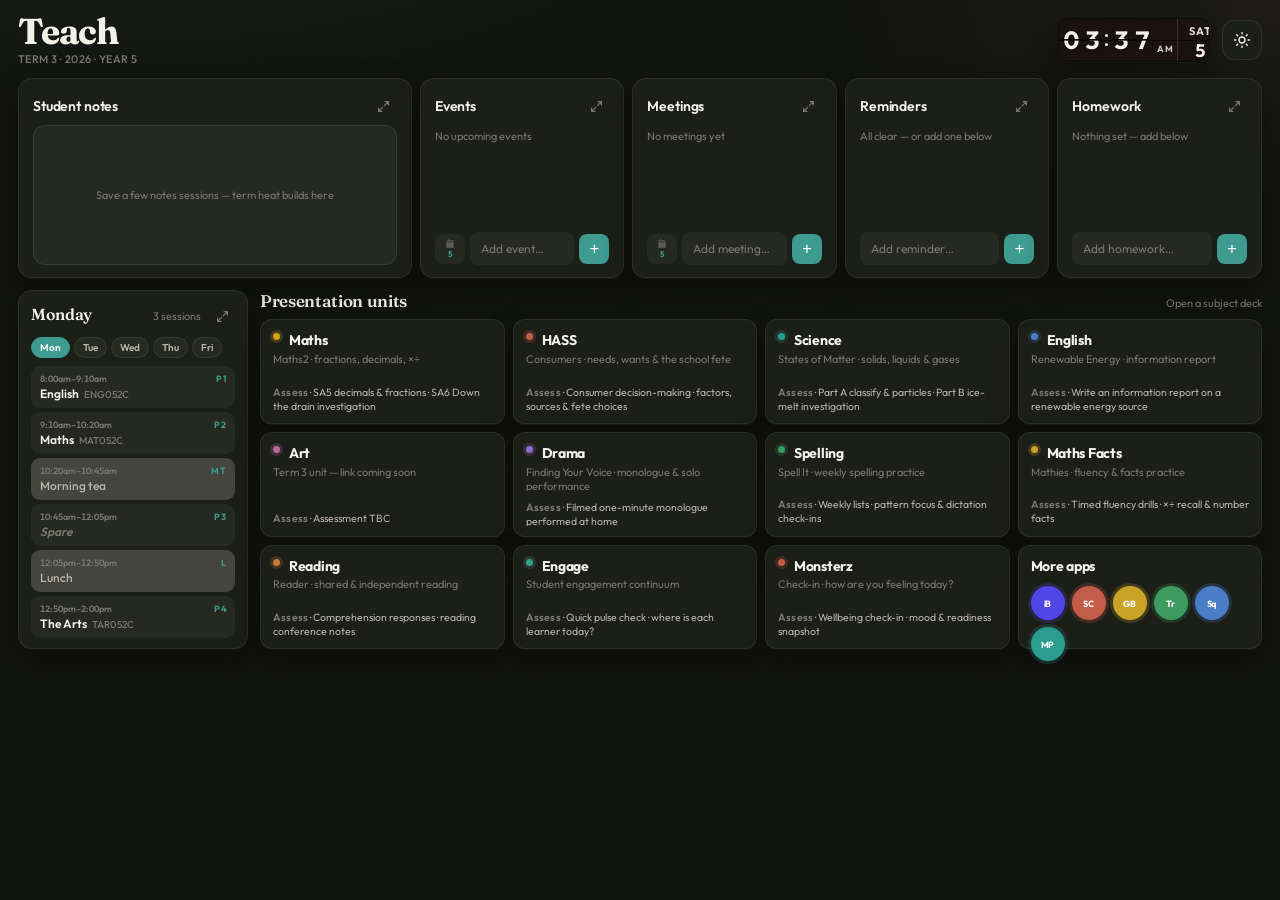
<file: index.html>
<!DOCTYPE html>
<html lang="en">
<head>
<meta charset="UTF-8">
<meta name="viewport" content="width=device-width, initial-scale=1.0">
<title>Teach · BrisbaneSDE · 2026</title>
<script>try{var t=localStorage.getItem('teach-theme');if(t==='light')document.documentElement.dataset.theme='light'}catch(e){}</script>
<link rel="preconnect" href="https://fonts.googleapis.com">
<link rel="preconnect" href="https://fonts.gstatic.com" crossorigin>
<link href="https://fonts.googleapis.com/css2?family=Fraunces:opsz,wght@9..144,500;9..144,700&family=Outfit:wght@400;500;600;700&display=swap" rel="stylesheet">
<style>
  :root{
    --bg0:#121410;
    --bg1:#1c1e18;
    --bg2:#262922;
    --ink:#f3f1ea;
    --ink-dim:#b8b4a8;
    --ink-faint:#7a776c;
    --line:rgba(255,255,255,.08);
    --accent:#3d9b8f;
    --accent-dim:rgba(61,155,143,.16);
    --cta:#3d9b8f;
    --cta-hover:#4db3a5;
    --card:#1c1e18;
    --card-border:rgba(255,255,255,.07);
    --shadow:0 1px 0 rgba(255,255,255,.04), 0 12px 28px rgba(0,0,0,.35);
    --shadow-hover:0 1px 0 rgba(255,255,255,.06), 0 18px 36px rgba(0,0,0,.45);
    --radius:18px;
    --font:"Outfit",system-ui,sans-serif;
    --display:"Fraunces",Georgia,serif;
  }
  *{box-sizing:border-box;margin:0;padding:0}
  html,body{height:100%;height:100dvh;overflow:hidden}
  body{
    font-family:var(--font);color:var(--ink);
    background:
      radial-gradient(ellipse 90% 55% at 10% -20%, rgba(61,155,143,.14), transparent 55%),
      radial-gradient(ellipse 70% 45% at 100% 0%, rgba(200,160,100,.06), transparent 50%),
      var(--bg0);
  }
  .wrap{
    max-width:1280px;margin:0 auto;padding:14px 18px 12px;
    height:100%;display:flex;flex-direction:column;gap:12px;
    min-height:0;
  }
  .page-top{margin-bottom:0!important;flex-shrink:0}

  .hero-text h1{
    font-family:var(--display);
    font-size:clamp(28px,3.2vw,36px);
    font-weight:700;letter-spacing:-.03em;line-height:.95;
    color:var(--ink);
  }
  .hero-sub{
    font-size:11px;color:var(--ink-faint);margin-top:4px;font-weight:500;
    letter-spacing:.04em;text-transform:uppercase;
  }

  .main-split{
    flex:1;min-height:0;display:grid;
    grid-template-columns:minmax(200px,230px) 1fr;
    gap:12px;align-items:start;
  }
  .term-block{
    min-height:0;display:flex;flex-direction:column;
  }
  .term-head{
    display:flex;flex-wrap:wrap;align-items:baseline;justify-content:space-between;gap:8px;
    margin-bottom:8px;flex-shrink:0;
  }
  .term-head h2{
    font-family:var(--display);font-size:17px;font-weight:600;
    color:var(--ink);letter-spacing:-.02em;
  }
  .term-head p{font-size:11px;color:var(--ink-faint)}

  .grid{
    display:grid;grid-template-columns:repeat(4,1fr);
    grid-auto-rows:1fr;gap:8px;align-content:stretch;
  }
  .unit{
    display:flex;flex-direction:column;gap:3px;justify-content:flex-start;
    padding:12px 12px 10px;
    border-radius:12px;
    border:1px solid var(--card-border);
    background:var(--card);
    text-decoration:none;color:inherit;
    box-shadow:var(--shadow);
    position:relative;min-height:0;
    transition:transform .22s cubic-bezier(.2,.8,.2,1), box-shadow .22s, border-color .22s;
  }
  .unit::before{
    content:'';position:absolute;left:12px;top:13px;
    width:7px;height:7px;border-radius:50%;
    background:var(--mark, var(--accent));
    box-shadow:0 0 0 3px color-mix(in srgb, var(--mark, var(--accent)) 22%, transparent);
  }
  a.unit:hover{
    transform:translateY(-2px);
    box-shadow:var(--shadow-hover);
    border-color:color-mix(in srgb, var(--mark, var(--accent)) 35%, var(--card-border));
  }
  a.unit:focus-visible{outline:2px solid var(--accent);outline-offset:3px}
  .unit.off{opacity:.42;cursor:default;pointer-events:none}
  .unit .subj{
    font-size:14px;font-weight:700;letter-spacing:-.02em;
    padding-left:16px;line-height:1.2;color:var(--ink);
  }
  .unit .meta{
    font-size:11px;color:var(--ink-faint);line-height:1.35;
    display:-webkit-box;-webkit-line-clamp:2;-webkit-box-orient:vertical;overflow:hidden;
  }
  .unit .assess{
    margin-top:auto;padding-top:6px;
    font-size:10.5px;line-height:1.35;color:var(--ink-dim);
    display:-webkit-box;-webkit-line-clamp:3;-webkit-box-orient:vertical;overflow:hidden;
  }
  .unit .assess b{
    font-weight:650;color:var(--ink-faint);letter-spacing:.02em;
  }
  .unit.maths{--mark:#d4a017}
  .unit.hass{--mark:#c45c4a}
  .unit.science{--mark:#2a9d8f}
  .unit.english{--mark:#4a7ec7}
  .unit.art{--mark:#b86b9a}
  .unit.drama{--mark:#8b6bc7}
  .unit.spelling{--mark:#3d9b5f}
  .unit.mathsfacts{--mark:#c9a227}
  .unit.reading{--mark:#c67a3a}
  .unit.engage{--mark:#3d9b8f}
  .unit.monsters{--mark:#c45c4a}
  .unit.apps::before{display:none}
  .unit.apps .subj{padding-left:0}
  .unit.apps .meta{margin-bottom:2px}
  .app-dots{
    display:flex;flex-wrap:wrap;gap:7px;align-items:center;
    margin-top:auto;padding-top:4px;
  }
  .app-dot{
    width:34px;height:34px;border-radius:50%;
    display:grid;place-items:center;
    font-size:9px;font-weight:700;letter-spacing:-.03em;
    text-decoration:none;color:#fff;line-height:1;
    background:var(--c, var(--accent));
    box-shadow:0 0 0 3px color-mix(in srgb, var(--c, var(--accent)) 22%, transparent);
    transition:transform .15s, box-shadow .15s, filter .15s;
  }
  .app-dot:hover{
    transform:scale(1.08);
    filter:brightness(1.08);
    box-shadow:0 0 0 3px color-mix(in srgb, var(--c, var(--accent)) 35%, transparent);
  }
  .app-dot:focus-visible{outline:2px solid var(--accent);outline-offset:3px}

  .hub-tools{
    display:grid;grid-template-columns:1.3fr repeat(4, minmax(0, 0.675fr));gap:8px;
    flex-shrink:0;align-items:stretch;
  }
  .tool-card{
    display:flex;flex-direction:column;gap:6px;
    padding:14px 14px 12px;
    border-radius:14px;
    border:1px solid var(--card-border);
    background:var(--card);
    box-shadow:var(--shadow);
    min-width:0;
    min-height:200px;
    transition:transform .22s cubic-bezier(.2,.8,.2,1), box-shadow .22s;
  }
  .tool-card:hover{transform:translateY(-1px);box-shadow:var(--shadow-hover)}
  .tool-head{display:flex;align-items:center;justify-content:space-between;gap:8px}
  .tool-card strong{
    font-size:14px;font-weight:600;color:var(--ink);
    letter-spacing:-.01em;
  }
  .tool-expand{
    flex-shrink:0;display:inline-flex;align-items:center;justify-content:center;
    width:26px;height:26px;border-radius:7px;
    color:var(--ink-faint);text-decoration:none;
    transition:color .15s,background .15s;
  }
  .tool-expand svg{width:13px;height:13px;display:block}
  .tool-expand:hover{color:var(--accent);background:var(--accent-dim)}
  .tool-card .desc{display:none}

  .tool-live{flex:1;display:flex;flex-direction:column;gap:8px;min-height:0}
  .tool-list{font-size:12px;color:var(--ink-dim);line-height:1.4;overflow:hidden;flex:1;min-height:0}
  .tool-list .row-item{
    display:flex;gap:6px;align-items:center;padding:4px 0;
    border-bottom:1px solid var(--line);
  }
  .tool-list .row-item:last-child{border-bottom:none}
  .tool-list .when{
    min-width:36px;font-size:10px;font-weight:700;
    color:var(--accent);flex-shrink:0;letter-spacing:.02em;
  }
  .tool-list .txt{flex:1;min-width:0;overflow:hidden;text-overflow:ellipsis;white-space:nowrap}
  .tool-list .row-del{
    flex-shrink:0;width:20px;height:20px;padding:0;border:none;border-radius:5px;
    background:transparent;color:var(--ink-faint);font-size:14px;line-height:1;cursor:pointer;
  }
  .tool-list .row-del:hover{color:#c45c4a;background:rgba(196,92,74,.12)}
  .tool-empty{font-size:11px;color:var(--ink-faint);padding:4px 0}

  .tool-quick{display:flex;gap:5px;margin-top:auto;align-items:center}
  .tool-quick input[type=text],.tool-quick input:not([type]){
    background:var(--bg2);border:1px solid transparent;color:var(--ink);
    border-radius:8px;padding:8px 10px;font:inherit;font-size:12px;flex:1;min-width:0;
    transition:border-color .15s,background .15s;
  }
  .tool-quick input:focus{
    outline:none;border-color:color-mix(in srgb, var(--accent) 45%, transparent);
    background:var(--bg1);
  }
  .tool-quick input::placeholder{color:var(--ink-faint)}
  .tool-quick button{
    flex-shrink:0;width:30px;height:30px;padding:0;
    background:var(--cta);border:none;color:#fff;border-radius:8px;
    font-size:17px;font-weight:400;line-height:1;cursor:pointer;
    transition:background .15s,transform .1s;
  }
  .tool-quick button:hover{background:var(--cta-hover)}
  .tool-quick button:active{transform:scale(.94)}

  .date-pick{position:relative;flex:0 0 30px;width:30px;height:30px;cursor:pointer}
  .date-pick input{position:absolute;inset:0;opacity:0;width:100%;height:100%;cursor:pointer}
  .date-pick .cal-face{
    display:flex;flex-direction:column;align-items:center;justify-content:center;
    width:30px;height:30px;border-radius:8px;
    background:var(--bg2);pointer-events:none;line-height:1;
  }
  .date-pick .cal-face svg{width:10px;height:10px;opacity:.65;margin-bottom:1px;color:var(--ink-faint)}
  .date-pick .cal-day{font-size:8px;font-weight:700;color:var(--accent)}
  .tool-check{width:13px;height:13px;accent-color:var(--accent);cursor:pointer;flex-shrink:0}

  .tool-card.notes{
    justify-content:flex-start;
    background:var(--card);
  }
  .tool-card.notes.has-heat{
    background:
      radial-gradient(ellipse 100% 90% at 50% 30%, color-mix(in srgb, var(--heat-avg) 14%, transparent), transparent 65%),
      var(--card);
  }
  .tool-card.notes .desc{
    display:-webkit-box;-webkit-line-clamp:4;-webkit-box-orient:vertical;overflow:hidden;
    font-size:12px;color:var(--ink-faint);line-height:1.45;margin-top:4px;
  }

  .class-heat{
    flex:1;min-height:120px;position:relative;border-radius:12px;overflow:hidden;
    background:var(--bg2);
    border:1px solid var(--line);
    display:flex;flex-direction:column;padding:8px 8px 6px;gap:6px;
  }
  .class-heat.has-heat{
    background:
      radial-gradient(ellipse 85% 75% at 50% 55%, color-mix(in srgb, var(--heat-avg) 42%, transparent), transparent 72%),
      color-mix(in srgb, var(--heat-avg) 12%, var(--bg2));
  }
  .heat-meta{
    display:flex;align-items:baseline;justify-content:space-between;gap:8px;
    padding:0 2px;flex-shrink:0;
  }
  .heat-meta strong{
    font-family:var(--display);font-size:13px;font-weight:600;letter-spacing:-.02em;
    color:var(--ink);
  }
  .heat-meta span{font-size:10px;color:var(--ink-faint);font-weight:600}
  .heat-sky{
    flex:1;min-height:72px;position:relative;display:block;
    text-decoration:none;color:inherit;border-radius:8px;
  }
  .heat-ember{
    position:absolute;border-radius:50%;
    display:flex;align-items:center;justify-content:center;
    font-size:8px;font-weight:700;color:#fff;letter-spacing:-.03em;
    text-shadow:0 1px 2px rgba(0,0,0,.4);
    transform:translate(-50%,-50%);
    animation:emberFloat 4.5s ease-in-out infinite;
  }
  .heat-ember:hover{z-index:2;filter:brightness(1.08)}
  .heat-ember.cold{
    background:transparent;color:var(--ink-faint);text-shadow:none;
    box-shadow:inset 0 0 0 1.5px color-mix(in srgb, var(--ink-faint) 50%, transparent);
  }
  .heat-empty{
    flex:1;display:flex;align-items:center;justify-content:center;text-align:center;
    font-size:11px;color:var(--ink-faint);line-height:1.4;padding:8px;
  }
  @keyframes emberFloat{
    0%,100%{transform:translate(-50%,-50%)}
    50%{transform:translate(-50%,calc(-50% - 3px))}
  }

  footer{display:none}
  @media(max-width:900px){
    html,body{height:auto;overflow:auto}
    body{min-height:100vh}
    .wrap{height:auto;max-width:1080px}
    .main-split{grid-template-columns:1fr;flex:none}
    .hub-tools{grid-template-columns:repeat(2,1fr)}
    .grid{grid-template-columns:repeat(auto-fill,minmax(160px,1fr));grid-auto-rows:auto;height:auto!important}
    .unit{min-height:88px}
    footer{display:block;margin-top:16px;text-align:center;font-size:11px;color:var(--ink-faint)}
    footer a{color:var(--accent)}
  }
  @media(max-width:520px){.hub-tools{grid-template-columns:1fr}}

  .page-actions{display:flex;align-items:center;gap:12px;margin-left:auto;flex-shrink:0}
  .flip-clock{
    --flip-espresso:#1a120f;
    display:flex;align-items:stretch;gap:0;
    height:44px;border-radius:10px;overflow:hidden;
    border:1px solid rgba(0,0,0,.35);
    box-shadow:var(--shadow);
    font-variant-numeric:tabular-nums;user-select:none;
    background:var(--flip-espresso);
  }
  .flip-panel{
    position:relative;display:flex;flex-direction:column;
    min-width:0;
  }
  .flip-panel.flip-time{
    flex:1 1 auto;min-width:118px;
    display:flex;align-items:center;justify-content:center;
    background:var(--flip-espresso);
  }
  .flip-panel.flip-time::after{
    content:'';position:absolute;left:0;right:0;top:50%;height:1px;
    background:rgba(0,0,0,.65);pointer-events:none;z-index:5;
  }
  .flip-panel.flip-date{
    flex:0 0 46px;border-left:1px solid rgba(243,241,234,.12);
  }
  .flip-half{
    flex:1;display:flex;align-items:center;justify-content:center;gap:5px;
    overflow:hidden;position:relative;
  }
  .flip-half.upper{
    background:var(--flip-espresso);
    border-bottom:1px solid rgba(0,0,0,.65);
  }
  .flip-half.lower{background:var(--flip-espresso)}
  .flip-time-row{
    position:relative;z-index:2;
    display:flex;align-items:flex-end;gap:1px;
    padding:0 8px 0 6px;
  }
  .flip-digit{
    position:relative;width:20px;height:36px;perspective:140px;
  }
  .flip-digit .base,
  .flip-digit .flap{
    position:absolute;left:0;width:100%;height:50%;
    overflow:hidden;background:transparent;
  }
  .flip-digit .base.upper{top:0}
  .flip-digit .base.lower{bottom:0}
  .flip-digit .base span,
  .flip-digit .flap span{
    position:absolute;left:0;width:100%;height:36px;
    display:flex;align-items:center;justify-content:center;
    font-family:var(--font);
    font-size:25px;font-weight:700;letter-spacing:-.03em;line-height:1;
    color:#f3f1ea;text-shadow:0 1px 2px rgba(0,0,0,.5);
  }
  .flip-digit .base.upper span,
  .flip-digit .flap.upper span{top:0}
  .flip-digit .base.lower span,
  .flip-digit .flap.lower span{bottom:0}
  .flip-digit .flap{
    z-index:2;backface-visibility:hidden;-webkit-backface-visibility:hidden;
    background:var(--flip-espresso);
  }
  .flip-digit .flap.upper{
    top:0;border-bottom:1px solid rgba(0,0,0,.65);
    transform-origin:center bottom;
  }
  .flip-digit .flap.lower{
    bottom:0;background:var(--flip-espresso);
    transform-origin:center top;transform:rotateX(90deg);z-index:1;
  }
  .flip-digit.flip .flap.upper{animation:flipTop .45s ease-in forwards}
  .flip-digit.flip .flap.lower{animation:flipBottom .45s ease-out forwards}
  @keyframes flipTop{0%{transform:rotateX(0)}100%{transform:rotateX(-90deg)}}
  @keyframes flipBottom{0%{transform:rotateX(90deg)}100%{transform:rotateX(0)}}
  .flip-colon{
    display:flex;flex-direction:column;align-items:center;justify-content:center;
    gap:6px;width:7px;height:36px;flex-shrink:0;align-self:center;
  }
  .flip-colon i{
    display:block;width:3px;height:3px;border-radius:50%;
    background:#f3f1ea;
    box-shadow:0 1px 1px rgba(0,0,0,.4);
  }
  .flip-ampm{
    font-family:var(--font);
    font-size:9px;font-weight:700;letter-spacing:.06em;
    color:rgba(243,241,234,.82);
    line-height:1;margin:0 0 5px 4px;
  }
  .flip-dow{
    font-family:var(--font);
    font-size:11px;font-weight:700;letter-spacing:.08em;
    color:rgba(243,241,234,.88);
    align-self:flex-end;
    margin-bottom:2px;
  }
  .flip-dom{
    font-family:var(--font);
    font-size:18px;font-weight:700;letter-spacing:-.02em;line-height:1;
    color:#f3f1ea;
    text-shadow:0 1px 2px rgba(0,0,0,.5);
    align-self:flex-start;
    margin-top:1px;
  }
  @media(max-width:520px){
    .flip-clock{height:40px}
    .flip-panel.flip-time{min-width:104px}
    .flip-panel.flip-date{flex-basis:42px}
    .flip-digit{width:18px;height:32px}
    .flip-digit .base span,.flip-digit .flap span{height:32px;font-size:22px}
    .flip-colon{height:32px;gap:5px}
    .flip-dom{font-size:16px}
  }

  .hub-tools .tool-card,
  .grid .unit{animation:rise .5s cubic-bezier(.2,.8,.2,1) both}
  .hub-tools .tool-card:nth-child(1){animation-delay:.02s}
  .hub-tools .tool-card:nth-child(2){animation-delay:.06s}
  .hub-tools .tool-card:nth-child(3){animation-delay:.1s}
  .hub-tools .tool-card:nth-child(4){animation-delay:.14s}
  .hub-tools .tool-card:nth-child(5){animation-delay:.18s}
  .grid .unit:nth-child(1){animation-delay:.16s}
  .grid .unit:nth-child(2){animation-delay:.19s}
  .grid .unit:nth-child(3){animation-delay:.22s}
  .grid .unit:nth-child(4){animation-delay:.25s}
  .grid .unit:nth-child(5){animation-delay:.28s}
  .grid .unit:nth-child(6){animation-delay:.31s}
  .grid .unit:nth-child(7){animation-delay:.34s}
  .grid .unit:nth-child(8){animation-delay:.37s}
  .grid .unit:nth-child(9){animation-delay:.4s}
  .grid .unit:nth-child(10){animation-delay:.43s}
  .grid .unit:nth-child(11){animation-delay:.46s}
  .grid .unit:nth-child(12){animation-delay:.49s}
  @media(max-width:1100px){
    .grid{grid-template-columns:repeat(3,1fr)}
  }
  @keyframes rise{
    from{opacity:0;transform:translateY(10px)}
    to{opacity:1;transform:translateY(0)}
  }

  /* Today timetable — narrow column */
  .today-block{
    padding:12px 12px 10px;
    border-radius:14px;border:1px solid var(--card-border);
    background:var(--card);box-shadow:var(--shadow);
    animation:rise .5s cubic-bezier(.2,.8,.2,1) both;
  }
  .today-head{
    display:flex;flex-wrap:wrap;align-items:baseline;justify-content:space-between;gap:6px;
    margin-bottom:8px;flex-shrink:0;
  }
  .today-head h2{
    font-family:var(--display);font-size:16px;font-weight:600;
    letter-spacing:-.02em;color:var(--ink);
  }
  .today-head .today-meta{font-size:11px;color:var(--ink-faint)}
  .today-days{display:flex;flex-wrap:wrap;gap:4px;margin-bottom:8px;flex-shrink:0}
  .today-days button{
    border:1px solid var(--card-border);background:var(--bg2);color:var(--ink-dim);
    border-radius:999px;padding:3px 8px;font:inherit;font-size:10px;font-weight:600;
    cursor:pointer;transition:background .15s,color .15s,border-color .15s;
  }
  .today-days button:hover{border-color:var(--accent);color:var(--ink)}
  .today-days button.active{
    background:var(--accent);border-color:var(--accent);color:#fff;
  }
  .today-slots{
    display:flex;flex-direction:column;gap:4px;
  }
  .slot{
    display:grid;grid-template-columns:1fr auto;gap:2px 8px;align-items:center;
    padding:6px 8px;border-radius:9px;border:1px solid transparent;
    background:var(--bg2);text-decoration:none;color:inherit;
    transition:border-color .15s,transform .15s,background .15s;
  }
  a.slot:hover{border-color:color-mix(in srgb, var(--accent) 40%, transparent);transform:translateX(1px)}
  .slot.now{
    border-color:color-mix(in srgb, var(--accent) 50%, transparent);
    background:var(--accent-dim);
    box-shadow:inset 2px 0 0 var(--accent);
  }
  .slot.break{
    background:color-mix(in srgb, var(--ink) 14%, var(--bg2));
    opacity:1;
  }
  .slot.break .slot-title{color:var(--ink-dim);font-weight:500}
  .slot.spare .slot-title{font-style:italic;color:var(--ink-faint)}
  .slot-time{font-size:9px;font-weight:600;color:var(--ink-faint);font-variant-numeric:tabular-nums;grid-column:1}
  .slot-period{font-size:9px;font-weight:700;letter-spacing:.03em;text-transform:uppercase;color:var(--accent);justify-self:end}
  .slot-title{
    font-size:12px;font-weight:600;color:var(--ink);
    display:flex;flex-wrap:wrap;align-items:baseline;gap:5px;
    grid-column:1 / -1;
  }
  .slot-code{font-size:10px;color:var(--ink-faint);font-weight:500}
  .slot-mark{display:none}
  @media(max-width:560px){
    .slot{grid-template-columns:1fr auto}
  }

  .today-head-actions{display:flex;align-items:center;gap:8px;margin-left:auto}
  .today-expand{
    flex-shrink:0;display:inline-flex;align-items:center;justify-content:center;
    width:26px;height:26px;border-radius:7px;border:none;padding:0;
    background:transparent;color:var(--ink-faint);cursor:pointer;
    transition:color .15s,background .15s;
  }
  .today-expand svg{width:13px;height:13px;display:block}
  .today-expand:hover{color:var(--accent);background:var(--accent-dim)}

  /* Week overlay */
  .week-modal{
    position:fixed;inset:0;z-index:80;
    display:flex;align-items:center;justify-content:center;
    padding:18px;background:rgba(10,12,8,.55);
    backdrop-filter:blur(6px);
    opacity:0;pointer-events:none;transition:opacity .2s;
  }
  .week-modal.open{opacity:1;pointer-events:auto}
  .week-panel{
    width:min(1180px,100%);max-height:min(92dvh,900px);
    display:flex;flex-direction:column;gap:12px;
    padding:16px 16px 14px;border-radius:18px;
    background:var(--card);border:1px solid var(--card-border);
    box-shadow:0 24px 60px rgba(0,0,0,.45);
    transform:translateY(8px) scale(.985);transition:transform .22s cubic-bezier(.2,.8,.2,1);
  }
  .week-modal.open .week-panel{transform:none}
  .week-top{
    display:flex;align-items:center;gap:12px;flex-wrap:wrap;flex-shrink:0;
  }
  .week-top h2{
    font-family:var(--display);font-size:22px;font-weight:600;
    letter-spacing:-.02em;color:var(--ink);
  }
  .week-top .hint{font-size:12px;color:var(--ink-faint);flex:1;min-width:140px}
  .week-actions{display:flex;align-items:center;gap:8px;margin-left:auto}
  .week-btn{
    border:1px solid var(--card-border);background:var(--bg2);color:var(--ink-dim);
    border-radius:10px;padding:7px 12px;font:inherit;font-size:12px;font-weight:600;
    cursor:pointer;transition:background .15s,color .15s,border-color .15s;
  }
  .week-btn:hover{border-color:var(--accent);color:var(--ink)}
  .week-btn.primary{background:var(--cta);border-color:var(--cta);color:#fff}
  .week-btn.primary:hover{background:var(--cta-hover)}
  .week-btn.ghost{background:transparent}
  .week-grid{
    flex:1;min-height:0;overflow:auto;
    display:grid;grid-template-columns:repeat(5,minmax(180px,1fr));gap:10px;
  }
  .week-day{
    display:flex;flex-direction:column;gap:6px;min-width:0;
    padding:10px;border-radius:14px;background:var(--bg2);border:1px solid var(--line);
  }
  .week-day.is-today{border-color:color-mix(in srgb, var(--accent) 45%, var(--line))}
  .week-day-head{
    display:flex;align-items:center;justify-content:space-between;gap:6px;
    padding:0 2px 4px;
  }
  .week-day-head strong{font-size:13px;font-weight:700;color:var(--ink)}
  .week-day-head span{font-size:10px;color:var(--ink-faint);font-weight:600}
  .week-slot{
    display:grid;grid-template-columns:1fr 1fr;gap:4px;
    padding:8px;border-radius:10px;background:var(--card);
    border:1px solid var(--card-border);position:relative;
  }
  .week-slot label{
    display:flex;flex-direction:column;gap:2px;
    font-size:9px;font-weight:700;letter-spacing:.04em;text-transform:uppercase;
    color:var(--ink-faint);
  }
  .week-slot label.span2{grid-column:1 / -1}
  .week-slot input,.week-slot select{
    width:100%;border:1px solid transparent;border-radius:7px;
    background:var(--bg2);color:var(--ink);font:inherit;font-size:11px;font-weight:500;
    padding:5px 6px;text-transform:none;letter-spacing:0;
  }
  .week-slot input:focus,.week-slot select:focus{
    outline:none;border-color:color-mix(in srgb, var(--accent) 45%, transparent);
    background:var(--bg1);
  }
  .week-slot-del{
    position:absolute;top:4px;right:4px;
    width:20px;height:20px;border:none;border-radius:6px;padding:0;
    background:transparent;color:var(--ink-faint);font-size:14px;line-height:1;cursor:pointer;
  }
  .week-slot-del:hover{color:#c45c4a;background:rgba(196,92,74,.12)}
  .week-add{
    border:1px dashed var(--card-border);background:transparent;color:var(--ink-faint);
    border-radius:10px;padding:7px;font:inherit;font-size:11px;font-weight:600;
    cursor:pointer;transition:border-color .15s,color .15s,background .15s;
  }
  .week-add:hover{border-color:var(--accent);color:var(--accent);background:var(--accent-dim)}
  .week-grid.view-mode .week-day{
    background:var(--card);border-color:var(--card-border);padding:12px;
  }
  .week-grid.view-mode .week-day-head strong{
    font-family:var(--display);font-size:16px;font-weight:600;letter-spacing:-.02em;
  }
  .week-grid.view-mode .slot{cursor:default}
  .week-grid.view-mode a.slot:hover{transform:none}
  .week-modal:not(.editing) #weekReset{display:none}
  @media(max-width:900px){
    .week-grid{grid-template-columns:repeat(2,minmax(200px,1fr))}
  }
  @media(max-width:520px){
    .week-grid{grid-template-columns:1fr}
  }
</style>
<link rel="stylesheet" href="hub-theme.css">
</head>
<body>
<div class="wrap">
  <div class="page-top">
    <div class="hero-text">
      <h1>Teach</h1>
      <p class="hero-sub">Term 3 · 2026 · Year 5</p>
    </div>
    <div class="page-actions">
      <div class="flip-clock" id="flipClock" aria-live="polite" aria-label="Current time"></div>
      <button class="theme-toggle" type="button"></button>
    </div>
  </div>

  <div class="hub-tools">
    <div class="tool-card notes">
      <div class="tool-head">
        <strong>Student notes</strong>
        <a class="tool-expand" href="notes.html" title="Open student notes"><svg viewBox="0 0 16 16" fill="none" stroke="currentColor" stroke-width="1.5" stroke-linecap="round" stroke-linejoin="round" aria-hidden="true"><path d="M10 2h4v4M6 14H2v-4M14 2 9 7M2 14l5-5"/></svg></a>
      </div>
      <div class="class-heat" id="classHeat" aria-label="Class heat snapshot">
        <div class="heat-empty">Open notes and rate a few students — heat appears here</div>
      </div>
    </div>

    <div class="tool-card events">
      <div class="tool-head">
        <strong>Events</strong>
        <a class="tool-expand" href="events.html" title="Open all events"><svg viewBox="0 0 16 16" fill="none" stroke="currentColor" stroke-width="1.5" stroke-linecap="round" stroke-linejoin="round" aria-hidden="true"><path d="M10 2h4v4M6 14H2v-4M14 2 9 7M2 14l5-5"/></svg></a>
      </div>
      <span class="desc">Key dates for the term.</span>
      <div class="tool-live">
        <div class="tool-list" id="eventsList"></div>
        <div class="tool-quick">
          <label class="date-pick" title="Event date">
            <span class="cal-face"><svg viewBox="0 0 16 16" fill="currentColor"><path d="M3 2a1 1 0 0 0-1 1v1h12V3a1 1 0 0 0-1-1H3zm12 3H2v8a1 1 0 0 0 1 1h10a1 1 0 0 0 1-1V5zM5 1a1 1 0 0 1 2 0v1H5V1z"/></svg><span class="cal-day" id="dashEvDay">·</span></span>
            <input type="date" id="dashEvDate" aria-label="Event date">
          </label>
          <input id="dashEvTitle" placeholder="Add event…" aria-label="Event title">
          <button type="button" id="dashEvAdd">+</button>
        </div>
      </div>
    </div>

    <div class="tool-card meetings">
      <div class="tool-head">
        <strong>Meetings</strong>
        <a class="tool-expand" href="meetings.html" title="Open all meetings"><svg viewBox="0 0 16 16" fill="none" stroke="currentColor" stroke-width="1.5" stroke-linecap="round" stroke-linejoin="round" aria-hidden="true"><path d="M10 2h4v4M6 14H2v-4M14 2 9 7M2 14l5-5"/></svg></a>
      </div>
      <span class="desc">Staff, PLT and parent notes.</span>
      <div class="tool-live">
        <div class="tool-list" id="meetingsList"></div>
        <div class="tool-quick">
          <label class="date-pick" title="Meeting date">
            <span class="cal-face"><svg viewBox="0 0 16 16" fill="currentColor"><path d="M3 2a1 1 0 0 0-1 1v1h12V3a1 1 0 0 0-1-1H3zm12 3H2v8a1 1 0 0 0 1 1h10a1 1 0 0 0 1-1V5zM5 1a1 1 0 0 1 2 0v1H5V1z"/></svg><span class="cal-day" id="dashMtDay">·</span></span>
            <input type="date" id="dashMtDate" aria-label="Meeting date">
          </label>
          <input id="dashMtTitle" placeholder="Add meeting…" aria-label="Meeting title">
          <button type="button" id="dashMtAdd">+</button>
        </div>
      </div>
    </div>

    <div class="tool-card reminders">
      <div class="tool-head">
        <strong>Reminders</strong>
        <a class="tool-expand" href="reminders.html" title="Open all reminders"><svg viewBox="0 0 16 16" fill="none" stroke="currentColor" stroke-width="1.5" stroke-linecap="round" stroke-linejoin="round" aria-hidden="true"><path d="M10 2h4v4M6 14H2v-4M14 2 9 7M2 14l5-5"/></svg></a>
      </div>
      <span class="desc">Quick to-dos for the week.</span>
      <div class="tool-live">
        <div class="tool-list" id="remindersList"></div>
        <div class="tool-quick">
          <input id="dashRmText" placeholder="Add reminder…" aria-label="Reminder">
          <button type="button" id="dashRmAdd">+</button>
        </div>
      </div>
    </div>

    <div class="tool-card homework">
      <div class="tool-head">
        <strong>Homework</strong>
        <a class="tool-expand" href="homework.html" title="Open all homework"><svg viewBox="0 0 16 16" fill="none" stroke="currentColor" stroke-width="1.5" stroke-linecap="round" stroke-linejoin="round" aria-hidden="true"><path d="M10 2h4v4M6 14H2v-4M14 2 9 7M2 14l5-5"/></svg></a>
      </div>
      <span class="desc">Set and tick off homework.</span>
      <div class="tool-live">
        <div class="tool-list" id="homeworkList"></div>
        <div class="tool-quick">
          <input id="dashHwText" placeholder="Add homework…" aria-label="Homework">
          <button type="button" id="dashHwAdd">+</button>
        </div>
      </div>
    </div>
  </div>

  <div class="main-split">
  <section class="today-block" aria-label="Today's timetable">
    <div class="today-head">
      <h2 id="todayTitle">Today</h2>
      <div class="today-head-actions">
        <p class="today-meta" id="todayMeta"></p>
        <button type="button" class="today-expand" id="weekExpand" title="Week timetable" aria-label="Open week timetable">
          <svg viewBox="0 0 16 16" fill="none" stroke="currentColor" stroke-width="1.5" stroke-linecap="round" stroke-linejoin="round" aria-hidden="true"><path d="M10 2h4v4M6 14H2v-4M14 2 9 7M2 14l5-5"/></svg>
        </button>
      </div>
    </div>
    <div class="today-days" id="todayDays" role="tablist" aria-label="Week days"></div>
    <div class="today-slots" id="todaySlots"></div>
  </section>

  <section class="term-block" aria-label="2026 Term 3">
    <div class="term-head">
      <h2>Presentation units</h2>
      <p>Open a subject deck</p>
    </div>
    <div class="grid" id="units"></div>
  </section>
  </div>

  <footer>
    <p><a href="https://github.com/planomy/teach">planomy/teach</a> · Pages on <code>main</code> · no Actions</p>
  </footer>
</div>

<div class="week-modal" id="weekModal" aria-hidden="true">
  <div class="week-panel" role="dialog" aria-modal="true" aria-labelledby="weekTitle">
    <div class="week-top">
      <h2 id="weekTitle">Week timetable</h2>
      <p class="hint" id="weekHint">Mon–Fri overview</p>
      <div class="week-actions">
        <button type="button" class="week-btn ghost" id="weekReset">Reset default</button>
        <button type="button" class="week-btn" id="weekEditToggle">Edit</button>
        <button type="button" class="week-btn primary" id="weekClose">Close</button>
      </div>
    </div>
    <div class="week-grid view-mode" id="weekGrid"></div>
  </div>
</div>

<script src="hub-data.js"></script>
<script>
const SUBJECT_LINKS = {
  ENG: { label:'English', href:'https://planomy.github.io/renewableenergy/', mark:'#4a7ec7' },
  MAT: { label:'Maths', href:'https://planomy.github.io/maths2/', mark:'#d4a017' },
  HUM: { label:'HASS', href:'https://planomy.github.io/hassconsumers/', mark:'#c45c4a' },
  SCI: { label:'Science', href:'https://planomy.github.io/sciencematter/', mark:'#2a9d8f' },
  TAR: { label:'The Arts', href:null, mark:'#b86b9a' },
  CCL: { label:'Connect', href:null, mark:'#3d9b8f' },
  TC:  { label:'Teacher collaboration', href:null, mark:'#7a776c' },
  STAFF:{ label:'Staff meeting', href:null, mark:'#c45c4a' }
};

/** Weekly timetable — BrisbaneSDE Year 5 (editable; saved in localStorage) */
const DEFAULT_TIMETABLE = {
  1: [ // Monday
    { period:'P1', start:'08:00', end:'09:10', code:'ENG052C' },
    { period:'P2', start:'09:10', end:'10:20', code:'MAT052C' },
    { period:'MT', start:'10:20', end:'10:45', kind:'break', title:'Morning tea' },
    { period:'P3', start:'10:45', end:'12:05', kind:'spare', title:'Spare' },
    { period:'L',  start:'12:05', end:'12:50', kind:'break', title:'Lunch' },
    { period:'P4', start:'12:50', end:'14:00', code:'TAR052C' }
  ],
  2: [ // Tuesday
    { period:'P1', start:'08:00', end:'09:10', code:'ENG052C' },
    { period:'P2', start:'09:10', end:'10:20', code:'MAT052C' },
    { period:'MT', start:'10:20', end:'10:45', kind:'break', title:'Morning tea' },
    { period:'P3', start:'10:45', end:'11:55', code:'ENG052C' },
    { period:'C',  start:'11:55', end:'12:05', kind:'connect', title:'Connect' },
    { period:'L',  start:'12:05', end:'12:50', kind:'break', title:'Lunch' },
    { period:'P4', start:'12:50', end:'14:00', kind:'spare', title:'Spare' }
  ],
  3: [ // Wednesday
    { period:'P1', start:'08:00', end:'09:10', code:'ENG052C' },
    { period:'P2', start:'09:10', end:'10:20', code:'ENG052C' },
    { period:'MT', start:'10:20', end:'10:45', kind:'break', title:'Morning tea' },
    { period:'C',  start:'10:45', end:'11:20', code:'CCL052C' },
    { period:'P3', start:'11:20', end:'12:30', code:'MAT052C' },
    { period:'L',  start:'12:30', end:'13:15', kind:'break', title:'Lunch' },
    { period:'P4', start:'13:15', end:'14:00', kind:'tc', title:'Teacher collaboration' }
  ],
  4: [ // Thursday
    { period:'P1', start:'08:00', end:'09:10', kind:'spare', title:'Spare' },
    { period:'P2', start:'09:10', end:'10:20', code:'MAT052C' },
    { period:'MT', start:'10:20', end:'10:45', kind:'break', title:'Morning tea' },
    { period:'P3', start:'10:45', end:'11:55', code:'SCI052C' },
    { period:'C',  start:'11:55', end:'12:05', kind:'connect', title:'Connect' },
    { period:'L',  start:'12:05', end:'12:50', kind:'break', title:'Lunch' },
    { period:'P4', start:'12:50', end:'14:00', code:'SCI052C' },
    { period:'SM', start:'14:00', end:'15:00', kind:'meeting', title:'Staff meeting' }
  ],
  5: [ // Friday
    { period:'P1', start:'08:00', end:'09:10', code:'ENG052C' },
    { period:'P2', start:'09:10', end:'10:20', code:'HUM052C' },
    { period:'MT', start:'10:20', end:'10:45', kind:'break', title:'Morning tea' },
    { period:'P3', start:'10:45', end:'12:05', code:'HUM052C' },
    { period:'L',  start:'12:05', end:'12:50', kind:'break', title:'Lunch' },
    { period:'P4', start:'12:50', end:'14:00', kind:'tc', title:'Teacher collaboration' }
  ]
};

let TIMETABLE = HubStore.getTimetable(DEFAULT_TIMETABLE);

const DAY_NAMES = ['Sunday','Monday','Tuesday','Wednesday','Thursday','Friday','Saturday'];
const DAY_SHORT = ['Sun','Mon','Tue','Wed','Thu','Fri','Sat'];

function subjectKey(code){
  if(!code) return null;
  if(code.startsWith('CCL')) return 'CCL';
  return code.slice(0, 3);
}

function resolveSlot(slot){
  if(slot.kind === 'break') return { ...slot, title: slot.title || 'Break', mark:'#7a776c', href:null, cls:'break' };
  if(slot.kind === 'spare') return { ...slot, title: slot.title || 'Spare', mark:'#7a776c', href:null, cls:'spare' };
  if(slot.kind === 'connect') return { ...slot, title: slot.title || 'Connect', mark:'#3d9b8f', href:null, cls:'' };
  if(slot.kind === 'tc') return { ...slot, title: slot.title || 'Teacher collaboration', mark:'#7a776c', href:null, cls:'' };
  if(slot.kind === 'meeting') return { ...slot, title: slot.title || 'Staff meeting', mark:'#c45c4a', href:null, cls:'' };
  if(slot.kind === 'class' && !slot.code){
    return { ...slot, title: slot.title || 'Class', mark:'#3d9b8f', href:null, cls:'' };
  }
  const key = subjectKey(slot.code);
  const info = SUBJECT_LINKS[key] || { label: slot.code || slot.title || 'Class', href:null, mark:'#3d9b8f' };
  return { ...slot, title: slot.title || info.label, mark: info.mark, href: info.href, cls:'' };
}

function mins(hhmm){
  const [h,m] = hhmm.split(':').map(Number);
  return h * 60 + m;
}

function formatTime(hhmm){
  const [h,m] = hhmm.split(':').map(Number);
  const ampm = h >= 12 ? 'pm' : 'am';
  const h12 = ((h + 11) % 12) + 1;
  return `${h12}:${String(m).padStart(2,'0')}${ampm}`;
}

let viewDay = null; // 1-5, null = auto today

function pickDay(){
  if(viewDay) return viewDay;
  const d = new Date().getDay();
  return (d >= 1 && d <= 5) ? d : 1;
}

function currentSlotIndex(slots){
  const now = new Date();
  if(viewDay && viewDay !== now.getDay()) return -1;
  if(!viewDay && (now.getDay() < 1 || now.getDay() > 5)) return -1;
  const n = now.getHours() * 60 + now.getMinutes();
  return slots.findIndex(s => n >= mins(s.start) && n < mins(s.end));
}

function renderTodayDays(){
  const el = document.getElementById('todayDays');
  const active = pickDay();
  const today = new Date().getDay();
  el.innerHTML = [1,2,3,4,5].map(d => {
    const isActive = d === active;
    const isToday = d === today;
    const label = DAY_SHORT[d] + (isToday ? ' · today' : '');
    return `<button type="button" role="tab" aria-selected="${isActive}" class="${isActive?'active':''}" data-day="${d}">${label}</button>`;
  }).join('');
}

function syncUnitsToTimetable(){
  const today = document.querySelector('.today-block');
  const head = document.querySelector('.term-head');
  const grid = document.getElementById('units');
  if(!today || !grid) return;
  if(window.matchMedia('(max-width:900px)').matches){
    grid.style.height = '';
    return;
  }
  const headH = head ? head.offsetHeight + 8 : 0;
  const h = Math.max(160, today.offsetHeight - headH);
  grid.style.height = h + 'px';
}

function renderToday(){
  const day = pickDay();
  const slots = (TIMETABLE[day] || []).map(resolveSlot);
  const nowIdx = currentSlotIndex(TIMETABLE[day] || []);
  const realToday = new Date().getDay() === day;

  document.getElementById('todayTitle').textContent = realToday && !viewDay
    ? 'Today'
    : DAY_NAMES[day];
  document.getElementById('todayMeta').textContent = realToday && nowIdx >= 0
    ? `Now · ${slots[nowIdx].title}`
    : `${slots.filter(s => !s.kind || s.kind === 'tc' || s.kind === 'meeting' || s.code).length} sessions`;

  renderTodayDays();

  const box = document.getElementById('todaySlots');
  box.innerHTML = slots.map((s, i) => {
    const classes = ['slot', s.cls, i === nowIdx ? 'now' : ''].filter(Boolean).join(' ');
    const time = `${formatTime(s.start)}–${formatTime(s.end)}`;
    const code = s.code ? `<span class="slot-code">${HubStore.esc(s.code)}</span>` : '';
    const inner = `
      <span class="slot-time">${time}</span>
      <span class="slot-period">${s.period}</span>
      <span class="slot-title">${HubStore.esc(s.title)} ${code}</span>
      <span class="slot-mark" style="--mark:${s.mark}"></span>`;
    if(s.href){
      return `<a class="${classes}" href="${s.href}" target="_blank" rel="noopener">${inner}</a>`;
    }
    return `<div class="${classes}">${inner}</div>`;
  }).join('');
  requestAnimationFrame(syncUnitsToTimetable);
}

const UNITS = [
  { id:'maths',       label:'Maths',        meta:'Maths2 · fractions, decimals, ×÷',
    assess:'SA5 decimals & fractions · SA6 Down the drain investigation',
    href:'https://planomy.github.io/maths2/', ready:true },
  { id:'hass',        label:'HASS',         meta:'Consumers · needs, wants & the school fete',
    assess:'Consumer decision-making · factors, sources & fete choices',
    href:'https://planomy.github.io/hassconsumers/', ready:true },
  { id:'science',     label:'Science',      meta:'States of Matter · solids, liquids & gases',
    assess:'Part A classify & particles · Part B ice-melt investigation',
    href:'https://planomy.github.io/sciencematter/', ready:true },
  { id:'english',     label:'English',      meta:'Renewable Energy · information report',
    assess:'Write an information report on a renewable energy source',
    href:'https://planomy.github.io/renewableenergy/', ready:true },
  { id:'art',         label:'Art',          meta:'Term 3 unit — link coming soon',
    assess:'Assessment TBC', ready:false },
  { id:'drama',       label:'Drama',        meta:'Finding Your Voice · monologue & solo performance',
    assess:'Filmed one-minute monologue performed at home',
    href:'https://planomy.github.io/drama/', ready:true },
  { id:'spelling',    label:'Spelling',     meta:'Spell It · weekly spelling practice',
    assess:'Weekly lists · pattern focus & dictation check-ins',
    href:'https://planomy.github.io/spellit/', ready:true },
  { id:'mathsfacts',  label:'Maths Facts',  meta:'Mathies · fluency & facts practice',
    assess:'Timed fluency drills · ×÷ recall & number facts',
    href:'https://planomy.github.io/mathies/', ready:true },
  { id:'reading',     label:'Reading',      meta:'Reader · shared & independent reading',
    assess:'Comprehension responses · reading conference notes',
    href:'https://planomy.github.io/reader/', ready:true },
  { id:'engage',      label:'Engage',       meta:'Student engagement continuum',
    assess:'Quick pulse check · where is each learner today?',
    href:'https://planomy.github.io/engage/', ready:true },
  { id:'monsters',    label:'Monsterz',     meta:'Check-in · how are you feeling today?',
    assess:'Wellbeing check-in · mood & readiness snapshot',
    href:'https://planomy.github.io/monsters/', ready:true }
];

const APPS = [
  { id:'iboard',     label:'iBOARD',     short:'iB', href:'https://quikcoach-production.up.railway.app/teacher', color:'#4f46e5' },
  { id:'supacoach',  label:'SupaCoach',  short:'SC', href:'https://planomy.github.io/supacoach/',  color:'#c45c4a' },
  { id:'grannyboom', label:'Granny Boom', short:'GB', href:'https://grannyboom.com/', color:'#c9a227' },
  { id:'trellis',    label:'Trellis',    short:'Tr', href:'https://planomy.github.io/trellis/',    color:'#3d9b5f' },
  { id:'squardle',   label:'Squardle',   short:'Sq', href:'https://squardle.app/',                 color:'#4a7ec7' },
  { id:'mightypens', label:'Mighty Pens', short:'MP', href:'https://planomy.github.io/mightypens/', color:'#2a9d8f' }
];

const grid = document.getElementById('units');
grid.innerHTML = UNITS.map(u => {
  const cls = `unit ${u.id}${u.ready ? '' : ' off'}`;
  const assess = u.assess ? `<span class="assess"><b>Assess</b> · ${u.assess}</span>` : '';
  const inner = `<span class="subj">${u.label}</span><span class="meta">${u.meta}</span>${assess}`;
  if (u.ready) {
    return `<a class="${cls}" href="${u.href}" target="_blank" rel="noopener">${inner}</a>`;
  }
  return `<div class="${cls}" aria-disabled="true">${inner}</div>`;
}).join('') + `
  <div class="unit apps">
    <span class="subj">More apps</span>
    <span class="meta">Writing tools & word games</span>
    <div class="app-dots" role="list">
      ${APPS.map(a => `
        <a class="app-dot" role="listitem" href="${a.href}" target="_blank" rel="noopener"
           style="--c:${a.color}" title="${a.label}" aria-label="${a.label}">${a.short}</a>
      `).join('')}
    </div>
  </div>`;

const todayDaysEl = document.getElementById('todayDays');
if(todayDaysEl){
  todayDaysEl.addEventListener('click', e => {
    const btn = e.target.closest('[data-day]');
    if(!btn) return;
    const d = +btn.dataset.day;
    const today = new Date().getDay();
    viewDay = (d === today) ? null : d;
    renderToday();
  });
}

/* —— Week overlay (simple view + edit) —— */
const KIND_OPTS = [
  { v:'class', label:'Class' },
  { v:'break', label:'Break' },
  { v:'spare', label:'Spare' },
  { v:'connect', label:'Connect' },
  { v:'tc', label:'Collab' },
  { v:'meeting', label:'Meeting' }
];

let weekEditing = false;

function slotKind(s){
  if(s.kind) return s.kind;
  if(s.code) return 'class';
  return 'class';
}

function sessionCount(slots){
  return slots.filter(s => !s.kind || s.kind === 'tc' || s.kind === 'meeting' || s.code).length;
}

function slotCardHtml(s, now){
  const resolved = resolveSlot(s);
  const classes = ['slot', resolved.cls, now ? 'now' : ''].filter(Boolean).join(' ');
  const time = `${formatTime(resolved.start)}–${formatTime(resolved.end)}`;
  const code = resolved.code ? `<span class="slot-code">${HubStore.esc(resolved.code)}</span>` : '';
  const inner = `
    <span class="slot-time">${time}</span>
    <span class="slot-period">${HubStore.esc(resolved.period)}</span>
    <span class="slot-title">${HubStore.esc(resolved.title)} ${code}</span>`;
  if(resolved.href && !weekEditing){
    return `<a class="${classes}" href="${resolved.href}" target="_blank" rel="noopener">${inner}</a>`;
  }
  return `<div class="${classes}">${inner}</div>`;
}

function persistTimetable(){
  HubStore.setTimetable(TIMETABLE);
  renderToday();
}

function setWeekMode(editing){
  weekEditing = editing;
  const modal = document.getElementById('weekModal');
  const grid = document.getElementById('weekGrid');
  const toggle = document.getElementById('weekEditToggle');
  const hint = document.getElementById('weekHint');
  modal.classList.toggle('editing', editing);
  grid.classList.toggle('view-mode', !editing);
  toggle.textContent = editing ? 'Done editing' : 'Edit';
  hint.textContent = editing
    ? 'Edit times, titles and codes — saved in this browser'
    : 'Mon–Fri overview';
  renderWeek();
}

function openWeekModal(){
  const modal = document.getElementById('weekModal');
  setWeekMode(false);
  modal.classList.add('open');
  modal.setAttribute('aria-hidden', 'false');
}

function closeWeekModal(){
  const modal = document.getElementById('weekModal');
  if(weekEditing) syncWeekFromDom();
  modal.classList.remove('open');
  modal.setAttribute('aria-hidden', 'true');
  weekEditing = false;
  modal.classList.remove('editing');
  persistTimetable();
}

function renderWeek(){
  if(weekEditing) renderWeekEditor();
  else renderWeekView();
}

function renderWeekView(){
  const grid = document.getElementById('weekGrid');
  const today = new Date().getDay();
  const nowDay = pickDay();
  grid.innerHTML = [1,2,3,4,5].map(d => {
    const raw = TIMETABLE[d] || [];
    const nowIdx = d === nowDay ? currentSlotIndex(raw) : -1;
    const rows = raw.map((s, i) => slotCardHtml(s, i === nowIdx)).join('');
    return `
      <div class="week-day${d===today?' is-today':''}" data-day="${d}">
        <div class="week-day-head">
          <strong>${DAY_NAMES[d]}</strong>
          <span>${sessionCount(raw)} sessions</span>
        </div>
        ${rows}
      </div>`;
  }).join('');
}

function renderWeekEditor(){
  const grid = document.getElementById('weekGrid');
  const today = new Date().getDay();
  grid.innerHTML = [1,2,3,4,5].map(d => {
    const slots = TIMETABLE[d] || [];
    const rows = slots.map((s, i) => {
      const kind = slotKind(s);
      const title = s.title || '';
      const code = s.code || '';
      const opts = KIND_OPTS.map(o =>
        `<option value="${o.v}"${o.v===kind?' selected':''}>${o.label}</option>`
      ).join('');
      return `
        <div class="week-slot" data-day="${d}" data-idx="${i}">
          <button type="button" class="week-slot-del" data-del title="Remove slot">×</button>
          <label>Start<input type="time" data-f="start" value="${s.start || ''}"></label>
          <label>End<input type="time" data-f="end" value="${s.end || ''}"></label>
          <label>Period<input type="text" data-f="period" value="${HubStore.esc(s.period || '')}" maxlength="6"></label>
          <label>Type<select data-f="kind">${opts}</select></label>
          <label class="span2">Title<input type="text" data-f="title" value="${HubStore.esc(title)}" placeholder="e.g. English"></label>
          <label class="span2">Code<input type="text" data-f="code" value="${HubStore.esc(code)}" placeholder="e.g. ENG052C"></label>
        </div>`;
    }).join('');
    return `
      <div class="week-day${d===today?' is-today':''}" data-day="${d}">
        <div class="week-day-head">
          <strong>${DAY_NAMES[d]}</strong>
          <span>${slots.length} slots</span>
        </div>
        ${rows}
        <button type="button" class="week-add" data-add="${d}">+ Add slot</button>
      </div>`;
  }).join('');
}

function readSlotFromEl(el){
  const get = f => el.querySelector(`[data-f="${f}"]`)?.value?.trim() || '';
  const kind = get('kind') || 'class';
  const period = get('period') || 'P';
  const start = get('start') || '08:00';
  const end = get('end') || '09:00';
  const title = get('title');
  const code = get('code').toUpperCase();
  if(kind === 'class'){
    const slot = { period, start, end };
    if(code) slot.code = code;
    if(title) slot.title = title;
    if(!code && title){ slot.kind = 'class'; slot.title = title; }
    return slot;
  }
  return { period, start, end, kind, title: title || KIND_OPTS.find(o => o.v === kind)?.label || kind, ...(code ? { code } : {}) };
}

function syncWeekFromDom(){
  if(!weekEditing) return;
  const next = { 1:[], 2:[], 3:[], 4:[], 5:[] };
  document.querySelectorAll('.week-slot').forEach(el => {
    const d = +el.dataset.day;
    next[d].push(readSlotFromEl(el));
  });
  [1,2,3,4,5].forEach(d => {
    next[d].sort((a,b) => mins(a.start) - mins(b.start));
  });
  TIMETABLE = next;
  HubStore.setTimetable(TIMETABLE);
  renderToday();
}

document.getElementById('weekExpand').addEventListener('click', openWeekModal);
document.getElementById('weekClose').addEventListener('click', closeWeekModal);
document.getElementById('weekEditToggle').addEventListener('click', () => {
  if(weekEditing){
    syncWeekFromDom();
    setWeekMode(false);
  } else {
    setWeekMode(true);
  }
});
document.getElementById('weekModal').addEventListener('click', e => {
  if(e.target.id === 'weekModal') closeWeekModal();
});
document.addEventListener('keydown', e => {
  if(e.key === 'Escape' && document.getElementById('weekModal').classList.contains('open')){
    closeWeekModal();
  }
});
document.getElementById('weekReset').addEventListener('click', () => {
  if(!confirm('Reset timetable to the default Year 5 week?')) return;
  HubStore.resetTimetable();
  TIMETABLE = HubStore.getTimetable(DEFAULT_TIMETABLE);
  renderWeek();
  renderToday();
});
document.getElementById('weekGrid').addEventListener('change', e => {
  if(!weekEditing || !e.target.closest('.week-slot')) return;
  syncWeekFromDom();
  document.querySelectorAll('.week-day').forEach(col => {
    const d = +col.dataset.day;
    const span = col.querySelector('.week-day-head span');
    if(span) span.textContent = `${(TIMETABLE[d]||[]).length} slots`;
  });
});
document.getElementById('weekGrid').addEventListener('click', e => {
  if(!weekEditing) return;
  const del = e.target.closest('[data-del]');
  if(del){
    const slot = del.closest('.week-slot');
    const d = +slot.dataset.day;
    const i = +slot.dataset.idx;
    TIMETABLE[d].splice(i, 1);
    HubStore.setTimetable(TIMETABLE);
    renderWeekEditor();
    renderToday();
    return;
  }
  const add = e.target.closest('[data-add]');
  if(add){
    const d = +add.dataset.add;
    const list = TIMETABLE[d] || (TIMETABLE[d] = []);
    const last = list[list.length - 1];
    list.push({
      period: 'P' + (list.filter(s => /^P\d/.test(s.period||'')).length + 1),
      start: last?.end || '08:00',
      end: (() => {
        const base = mins(last?.end || '08:00') + 60;
        const h = Math.min(Math.floor(base / 60), 23);
        const m = base % 60;
        return String(h).padStart(2,'0') + ':' + String(m).padStart(2,'0');
      })(),
      kind: 'class',
      title: 'New class'
    });
    HubStore.setTimetable(TIMETABLE);
    renderWeekEditor();
    renderToday();
  }
});

function syncCalDay(inputId, dayId){
  const v = document.getElementById(inputId).value;
  document.getElementById(dayId).textContent = v ? +v.split('-')[2] : '·';
}

document.getElementById('dashEvDate').value = HubStore.today();
document.getElementById('dashMtDate').value = HubStore.today();
syncCalDay('dashEvDate', 'dashEvDay');
syncCalDay('dashMtDate', 'dashMtDay');
document.getElementById('dashEvDate').addEventListener('change', () => syncCalDay('dashEvDate', 'dashEvDay'));
document.getElementById('dashMtDate').addEventListener('change', () => syncCalDay('dashMtDate', 'dashMtDay'));

function renderDashEvents(){
  const upcoming = HubStore.getEvents().filter(e => e.date >= HubStore.today()).slice(0, 5);
  const el = document.getElementById('eventsList');
  if(!upcoming.length){ el.innerHTML = '<div class="tool-empty">No upcoming events</div>'; return; }
  el.innerHTML = upcoming.map(e => `
    <div class="row-item" data-id="${e.id}">
      <span class="when">${HubStore.formatShortDate(e.date)}</span>
      <span class="txt">${HubStore.esc(e.title)}</span>
      <button type="button" class="row-del" data-del title="Remove">×</button>
    </div>
  `).join('');
}

function renderDashMeetings(){
  const recent = HubStore.getMeetings().slice().reverse().slice(0, 5);
  const el = document.getElementById('meetingsList');
  if(!recent.length){ el.innerHTML = '<div class="tool-empty">No meetings yet</div>'; return; }
  el.innerHTML = recent.map(m => `
    <div class="row-item" data-id="${m.id}">
      <span class="when">${HubStore.formatShortDate(m.date)}</span>
      <span class="txt">${HubStore.esc(m.title)}</span>
      <button type="button" class="row-del" data-del title="Remove">×</button>
    </div>
  `).join('');
}

function renderDashReminders(){
  const open = HubStore.getOpenReminders().slice(0, 5);
  const el = document.getElementById('remindersList');
  if(!open.length){ el.innerHTML = '<div class="tool-empty">All clear — or add one below</div>'; return; }
  el.innerHTML = open.map(r => `
    <div class="row-item" data-id="${r.id}">
      <input class="tool-check" type="checkbox" data-toggle aria-label="Mark done">
      <span class="txt">${HubStore.esc(r.text)}</span>
    </div>
  `).join('');
}

function renderDashHomework(){
  const open = HubStore.getOpenHomework().slice(0, 5);
  const el = document.getElementById('homeworkList');
  if(!open.length){ el.innerHTML = '<div class="tool-empty">Nothing set — add below</div>'; return; }
  el.innerHTML = open.map(r => `
    <div class="row-item" data-id="${r.id}">
      <input class="tool-check" type="checkbox" data-toggle aria-label="Mark done">
      <span class="txt">${HubStore.esc(r.text)}</span>
    </div>
  `).join('');
}

function renderClassHeat(){
  const el = document.getElementById('classHeat');
  if(!el) return;
  const card = el.closest('.tool-card.notes');
  const setAvgColor = (color) => {
    [el, card].forEach(node => {
      if(!node) return;
      if(color){
        node.style.setProperty('--heat-avg', color);
        node.classList.add('has-heat');
      } else {
        node.style.removeProperty('--heat-avg');
        node.classList.remove('has-heat');
      }
    });
  };
  const snap = HubStore.classHeatSnapshot();
  if(!snap.named){
    setAvgColor(null);
    el.innerHTML = '<div class="heat-empty">Save a few notes sessions — term heat builds here</div>';
    return;
  }
  setAvgColor(snap.color);

  const avgLabel = snap.avg == null ? '—' : `${Math.round(snap.avg * 100)}%`;
  const lessonBit = snap.lessons ? `${snap.lessons} lesson${snap.lessons === 1 ? '' : 's'}` : 'term';
  const n = Math.max(snap.students.length, 1);
  const unrated = snap.students.filter(st => !st.heat);
  let unratedI = 0;
  const embers = snap.students.map((st, i) => {
    // X = roster order; Y = term trajectory (rising high, falling low)
    const x = 6 + ((i + 0.5) / n) * 88;
    let y = st.traj?.yPct;
    if(y == null){
      const u = unrated.length <= 1 ? 0.5 : unratedI / (unrated.length - 1);
      y = 70 + u * 18;
      unratedI++;
    }
    const seed = [...st.name].reduce((a, c) => a + c.charCodeAt(0), 0);
    const delay = ((seed % 20) / 10).toFixed(1);
    const trajBit = st.traj?.lessons > 1
      ? `${st.traj.arrow} ${st.traj.label}`
      : st.traj?.label === 'new' ? 'first lesson' : 'no ratings yet';
    if(!st.heat){
      return `<span class="heat-ember cold" style="left:${x}%;top:${y}%;width:20px;height:20px;font-size:7px;animation-delay:${delay}s" title="${HubStore.esc(st.name)} · ${trajBit}">${HubStore.esc(st.initial)}</span>`;
    }
    const size = Math.round(17 + st.heat.score * 14);
    const lessons = st.heat.lessons || st.traj?.lessons || 1;
    return `<span class="heat-ember" style="left:${x}%;top:${y}%;width:${size}px;height:${size}px;background:${st.heat.color};box-shadow:0 0 ${8 + st.heat.score * 14}px color-mix(in srgb, ${st.heat.color} 55%, transparent);animation-delay:${delay}s" title="${HubStore.esc(st.name)} · ${st.heat.pct}% term avg · ${lessons} lesson${lessons === 1 ? '' : 's'} · ${trajBit}">${HubStore.esc(st.initial)}</span>`;
  }).join('');

  el.innerHTML = `
    <div class="heat-meta">
      <strong>Term heat</strong>
      <span>${snap.rated}/${snap.named} · ${avgLabel} · ${lessonBit}</span>
    </div>
    <a class="heat-sky" href="notes.html" title="Colour = term average · height = rising / falling">${embers}</a>`;
}

function refreshDash(){
  renderDashEvents();
  renderDashMeetings();
  renderDashReminders();
  renderDashHomework();
  renderClassHeat();
}

document.getElementById('dashEvAdd').onclick = () => {
  HubStore.addEvent({ date: document.getElementById('dashEvDate').value, title: document.getElementById('dashEvTitle').value });
  document.getElementById('dashEvTitle').value = '';
  refreshDash();
};
document.getElementById('dashEvTitle').addEventListener('keydown', e => {
  if(e.key === 'Enter'){ e.preventDefault(); document.getElementById('dashEvAdd').click(); }
});

document.getElementById('dashMtAdd').onclick = () => {
  HubStore.addMeeting({ date: document.getElementById('dashMtDate').value, title: document.getElementById('dashMtTitle').value });
  document.getElementById('dashMtTitle').value = '';
  refreshDash();
};
document.getElementById('dashMtTitle').addEventListener('keydown', e => {
  if(e.key === 'Enter'){ e.preventDefault(); document.getElementById('dashMtAdd').click(); }
});

document.getElementById('dashRmAdd').onclick = () => {
  HubStore.addReminder(document.getElementById('dashRmText').value);
  document.getElementById('dashRmText').value = '';
  refreshDash();
};
document.getElementById('dashRmText').addEventListener('keydown', e => {
  if(e.key === 'Enter'){ e.preventDefault(); document.getElementById('dashRmAdd').click(); }
});

document.getElementById('dashHwAdd').onclick = () => {
  HubStore.addHomework(document.getElementById('dashHwText').value);
  document.getElementById('dashHwText').value = '';
  refreshDash();
};
document.getElementById('dashHwText').addEventListener('keydown', e => {
  if(e.key === 'Enter'){ e.preventDefault(); document.getElementById('dashHwAdd').click(); }
});

document.getElementById('eventsList').addEventListener('click', e => {
  if(e.target.dataset.del != null){
    HubStore.removeEvent(e.target.closest('[data-id]').dataset.id);
    refreshDash();
  }
});
document.getElementById('meetingsList').addEventListener('click', e => {
  if(e.target.dataset.del != null){
    HubStore.removeMeeting(e.target.closest('[data-id]').dataset.id);
    refreshDash();
  }
});
document.getElementById('remindersList').addEventListener('click', e => {
  if(e.target.dataset.toggle != null){
    HubStore.toggleReminder(e.target.closest('[data-id]').dataset.id);
    refreshDash();
  }
});
document.getElementById('homeworkList').addEventListener('click', e => {
  if(e.target.dataset.toggle != null){
    HubStore.toggleHomework(e.target.closest('[data-id]').dataset.id);
    refreshDash();
  }
});

refreshDash();
renderToday();
syncUnitsToTimetable();
window.addEventListener('resize', syncUnitsToTimetable);
setInterval(renderToday, 30000);

/* —— Flip clock —— */
(function initFlipClock(){
  const root = document.getElementById('flipClock');
  if(!root) return;
  const DAYS = ['SUN','MON','TUE','WED','THU','FRI','SAT'];
  const digits = [];

  function makeDigit(){
    const el = document.createElement('div');
    el.className = 'flip-digit';
    el.innerHTML = `
      <div class="base upper"><span>0</span></div>
      <div class="base lower"><span>0</span></div>
      <div class="flap upper"><span>0</span></div>
      <div class="flap lower"><span>0</span></div>`;
    el._val = '0';
    return el;
  }

  function setDigit(el, next, animate){
    next = String(next);
    if(el._val === next) return;
    const prev = el._val;
    el._val = next;
    const topBase = el.querySelector('.base.upper span');
    const botBase = el.querySelector('.base.lower span');
    const topFlap = el.querySelector('.flap.upper span');
    const botFlap = el.querySelector('.flap.lower span');
    const flapTop = el.querySelector('.flap.upper');

    if(!animate){
      topBase.textContent = next;
      botBase.textContent = next;
      topFlap.textContent = next;
      botFlap.textContent = next;
      return;
    }

    topFlap.textContent = prev;
    botFlap.textContent = next;
    topBase.textContent = next;
    botBase.textContent = prev;

    el.classList.remove('flip');
    void el.offsetWidth;
    el.classList.add('flip');

    const done = () => {
      botBase.textContent = next;
      topFlap.textContent = next;
      el.classList.remove('flip');
      flapTop.removeEventListener('animationend', done);
    };
    flapTop.addEventListener('animationend', done);
  }

  root.innerHTML = `
    <div class="flip-panel flip-time">
      <div class="flip-time-row" id="flipTimeRow"></div>
    </div>
    <div class="flip-panel flip-date">
      <div class="flip-half upper"><span class="flip-dow">MON</span></div>
      <div class="flip-half lower"><span class="flip-dom">1</span></div>
    </div>`;

  const row = document.getElementById('flipTimeRow');
  for(let i = 0; i < 2; i++){
    const d = makeDigit();
    digits.push(d);
    row.appendChild(d);
  }
  const colon = document.createElement('span');
  colon.className = 'flip-colon';
  colon.setAttribute('aria-hidden', 'true');
  colon.innerHTML = '<i></i><i></i>';
  row.appendChild(colon);
  for(let i = 0; i < 2; i++){
    const d = makeDigit();
    digits.push(d);
    row.appendChild(d);
  }
  const ampmEl = document.createElement('span');
  ampmEl.className = 'flip-ampm';
  ampmEl.textContent = 'AM';
  row.appendChild(ampmEl);

  const dow = root.querySelector('.flip-dow');
  const dom = root.querySelector('.flip-dom');

  function tick(animate){
    const now = new Date();
    let h = now.getHours();
    const m = String(now.getMinutes()).padStart(2, '0');
    const ampm = h >= 12 ? 'PM' : 'AM';
    h = h % 12 || 12;
    const hh = String(h).padStart(2, '0');
    const str = hh + m;
    digits.forEach((d, i) => setDigit(d, str[i], animate));
    ampmEl.textContent = ampm;
    dow.textContent = DAYS[now.getDay()];
    dom.textContent = String(now.getDate());
    root.setAttribute('aria-label', `Current time ${hh}:${m} ${ampm}, ${DAYS[now.getDay()]} ${now.getDate()}`);
  }

  tick(false);
  setInterval(() => tick(true), 1000);
})();
</script>
<script src="hub-theme.js"></script>
<script src="class-end-alert.js"></script>
</body>
</html>
</file>
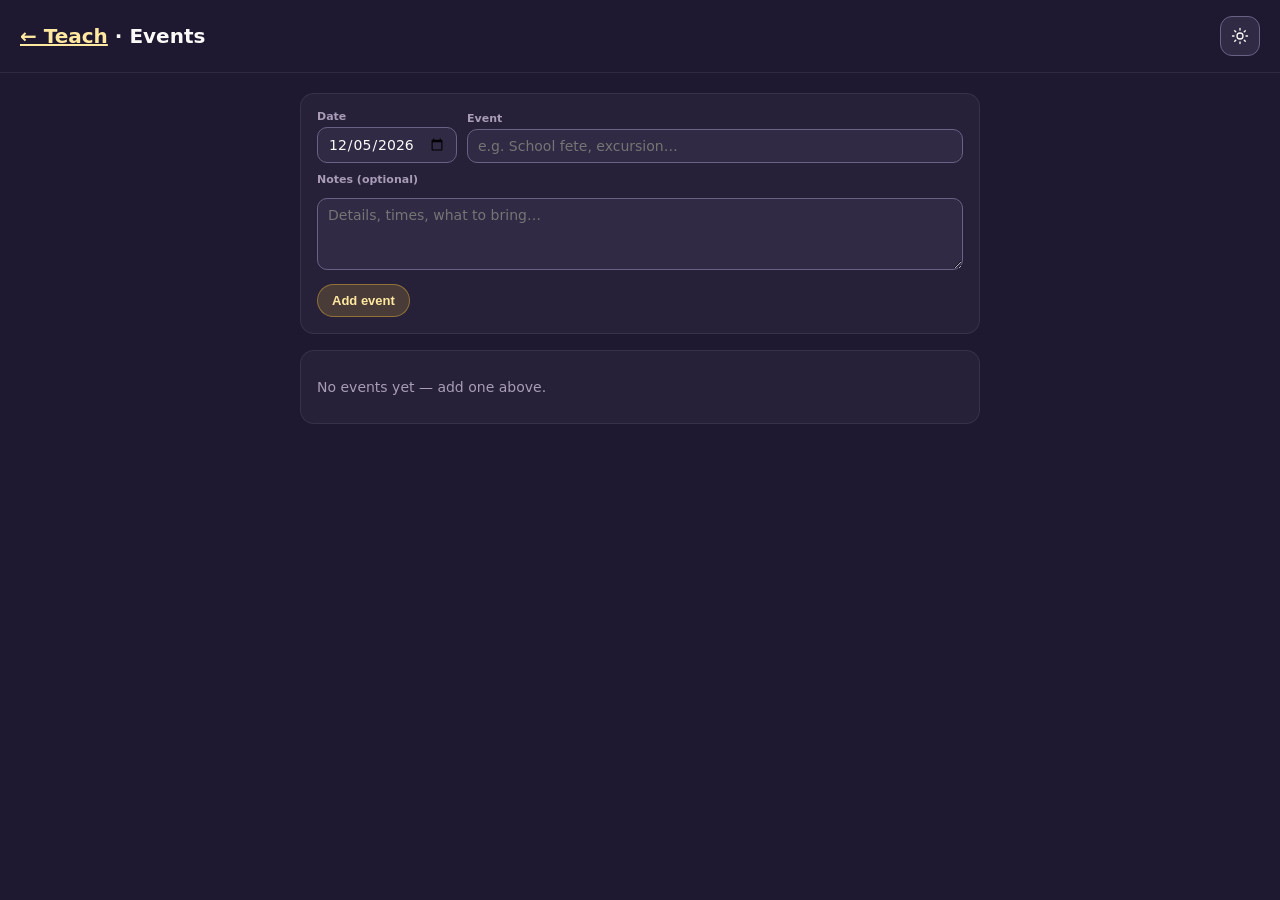
<file: events.html>
<!DOCTYPE html>
<html lang="en">
<head>
<meta charset="UTF-8">
<meta name="viewport" content="width=device-width, initial-scale=1.0">
<title>Events · Teach · BrisbaneSDE</title>
<script>try{var t=localStorage.getItem('teach-theme');if(t==='light')document.documentElement.dataset.theme='light'}catch(e){}</script>
<style>
  :root{--bg0:#1e1830;--bg1:#262038;--bg2:#302a44;--ink:#fcfaf8;--ink-dim:#ddd6ec;--ink-faint:#a89cb8;--line:#6a6284;--gold2:#ffe8a0;--font:"Segoe UI",system-ui,sans-serif}
  *{box-sizing:border-box;margin:0;padding:0}
  body{font-family:var(--font);color:var(--ink);background:var(--bg0);min-height:100vh}
  a{color:var(--gold2)}
  .top{padding:16px 20px;border-bottom:1px solid rgba(255,255,255,.08);display:flex;flex-wrap:wrap;gap:10px;align-items:center}
  .top h1{font-size:20px;margin-right:auto}
  .wrap{max-width:720px;margin:0 auto;padding:20px}
  .card{background:var(--bg1);border:1px solid rgba(255,255,255,.08);border-radius:14px;padding:16px;margin-bottom:16px}
  label{font-size:11px;font-weight:700;color:var(--ink-faint);display:block;margin-bottom:4px}
  input,textarea{background:var(--bg2);border:1px solid var(--line);color:var(--ink);border-radius:10px;padding:8px 10px;font:inherit;font-size:14px;width:100%}
  textarea{min-height:72px;resize:vertical;margin-top:8px}
  .row{display:grid;grid-template-columns:140px 1fr;gap:10px;align-items:end}
  .btn{background:var(--bg2);border:1px solid var(--line);color:var(--ink);border-radius:999px;padding:8px 14px;font-size:13px;font-weight:700;cursor:pointer}
  .btn.primary{background:rgba(232,184,56,.18);border-color:rgba(232,184,56,.45);color:var(--gold2)}
  .item{display:flex;gap:10px;padding:12px 0;border-bottom:1px solid rgba(255,255,255,.06)}
  .item:last-child{border-bottom:none}
  .date{min-width:52px;font-size:12px;font-weight:800;color:var(--gold2)}
  .item-body{flex:1}
  .item-body strong{display:block;margin-bottom:4px}
  .item-body p{font-size:13px;color:var(--ink-dim);line-height:1.4;white-space:pre-wrap}
  .del{background:none;border:none;color:var(--ink-faint);cursor:pointer;font-size:18px;padding:4px}
  .del:hover{color:#f09888}
  .empty{color:var(--ink-faint);font-size:14px;padding:12px 0}
</style>
<link rel="stylesheet" href="hub-theme.css">
</head>
<body>
<div class="top">
  <h1><a href="index.html">← Teach</a> · Events</h1>
  <button class="theme-toggle" type="button"></button>
</div>
<div class="wrap">
  <div class="card">
    <div class="row">
      <div><label for="evDate">Date</label><input type="date" id="evDate"></div>
      <div><label for="evTitle">Event</label><input id="evTitle" placeholder="e.g. School fete, excursion…"></div>
    </div>
    <label for="evNote" style="margin-top:10px">Notes (optional)</label>
    <textarea id="evNote" placeholder="Details, times, what to bring…"></textarea>
    <button class="btn primary" id="addBtn" type="button" style="margin-top:10px">Add event</button>
  </div>
  <div class="card" id="list"></div>
</div>
<script src="hub-data.js"></script>
<script>
document.getElementById('evDate').value = HubStore.today();

function render(){
  const events = HubStore.getEvents();
  const el = document.getElementById('list');
  if(!events.length){
    el.innerHTML = '<p class="empty">No events yet — add one above.</p>';
    return;
  }
  el.innerHTML = events.map(e => `
    <div class="item" data-id="${e.id}">
      <div class="date">${HubStore.formatShortDate(e.date)}</div>
      <div class="item-body">
        <strong>${HubStore.esc(e.title)}</strong>
        ${e.note ? `<p>${HubStore.esc(e.note)}</p>` : ''}
      </div>
      <button class="del" type="button" data-del title="Remove">×</button>
    </div>
  `).join('');
}

document.getElementById('addBtn').onclick = () => {
  HubStore.addEvent({
    date: document.getElementById('evDate').value,
    title: document.getElementById('evTitle').value,
    note: document.getElementById('evNote').value
  });
  document.getElementById('evTitle').value = '';
  document.getElementById('evNote').value = '';
  document.getElementById('evTitle').focus();
  render();
};

document.getElementById('evTitle').addEventListener('keydown', e => {
  if(e.key === 'Enter'){ e.preventDefault(); document.getElementById('addBtn').click(); }
});

document.getElementById('list').addEventListener('click', e => {
  if(e.target.dataset.del != null){
    HubStore.removeEvent(e.target.closest('[data-id]').dataset.id);
    render();
  }
});

render();
</script>
<script src="hub-theme.js"></script>
<script src="class-end-alert.js"></script>
</body>
</html>
</file>
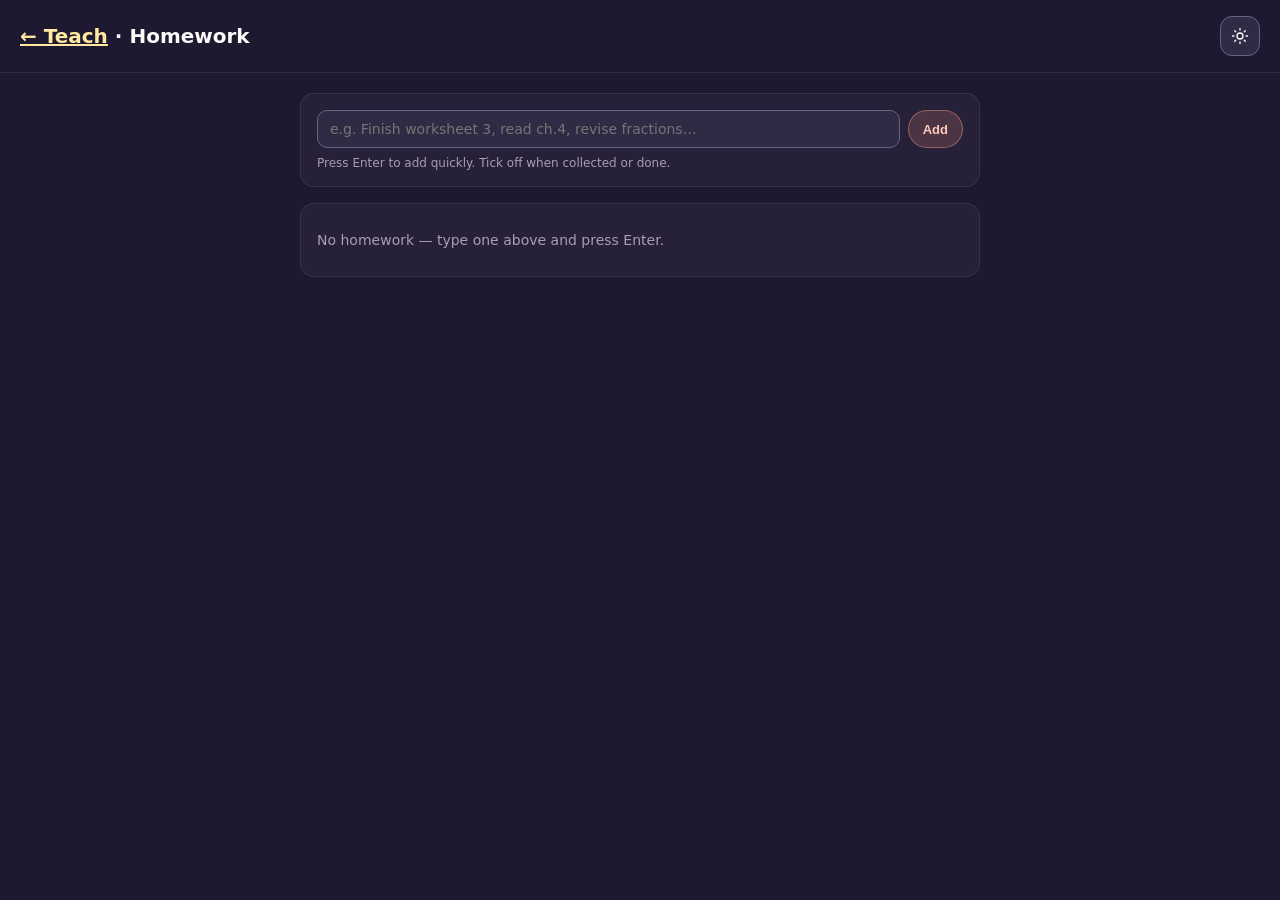
<file: homework.html>
<!DOCTYPE html>
<html lang="en">
<head>
<meta charset="UTF-8">
<meta name="viewport" content="width=device-width, initial-scale=1.0">
<title>Homework · Teach · BrisbaneSDE</title>
<script>try{var t=localStorage.getItem('teach-theme');if(t==='light')document.documentElement.dataset.theme='light'}catch(e){}</script>
<style>
  :root{--bg0:#1e1830;--bg1:#262038;--bg2:#302a44;--ink:#fcfaf8;--ink-dim:#ddd6ec;--ink-faint:#a89cb8;--line:#6a6284;--gold2:#ffe8a0;--font:"Segoe UI",system-ui,sans-serif}
  *{box-sizing:border-box;margin:0;padding:0}
  body{font-family:var(--font);color:var(--ink);background:var(--bg0);min-height:100vh}
  a{color:var(--gold2)}
  .top{padding:16px 20px;border-bottom:1px solid rgba(255,255,255,.08);display:flex;flex-wrap:wrap;gap:10px;align-items:center}
  .top h1{font-size:20px;margin-right:auto}
  .wrap{max-width:720px;margin:0 auto;padding:20px}
  .card{background:var(--bg1);border:1px solid rgba(255,255,255,.08);border-radius:14px;padding:16px;margin-bottom:16px}
  .add-row{display:flex;gap:8px}
  input{background:var(--bg2);border:1px solid var(--line);color:var(--ink);border-radius:10px;padding:10px 12px;font:inherit;font-size:14px;flex:1}
  .btn{background:var(--bg2);border:1px solid var(--line);color:var(--ink);border-radius:999px;padding:8px 14px;font-size:13px;font-weight:700;cursor:pointer;white-space:nowrap}
  .btn.primary{background:rgba(240,152,136,.18);border-color:rgba(240,152,136,.45);color:#ffc8b8}
  .item{display:flex;align-items:flex-start;gap:10px;padding:10px 0;border-bottom:1px solid rgba(255,255,255,.06)}
  .item:last-child{border-bottom:none}
  .item input[type=checkbox]{width:18px;height:18px;margin-top:2px;accent-color:#f09888;cursor:pointer}
  .item label{flex:1;font-size:14px;line-height:1.4;cursor:pointer}
  .item.done label{text-decoration:line-through;color:var(--ink-faint)}
  .del{background:none;border:none;color:var(--ink-faint);cursor:pointer;font-size:18px;padding:4px}
  .del:hover{color:#f09888}
  .empty{color:var(--ink-faint);font-size:14px;padding:12px 0}
  .hint{font-size:12px;color:var(--ink-faint);margin-top:8px}
</style>
<link rel="stylesheet" href="hub-theme.css">
</head>
<body>
<div class="top">
  <h1><a href="index.html">← Teach</a> · Homework</h1>
  <button class="theme-toggle" type="button"></button>
</div>
<div class="wrap">
  <div class="card">
    <div class="add-row">
      <input id="hwText" placeholder="e.g. Finish worksheet 3, read ch.4, revise fractions…">
      <button class="btn primary" id="addBtn" type="button">Add</button>
    </div>
    <p class="hint">Press Enter to add quickly. Tick off when collected or done.</p>
  </div>
  <div class="card" id="list"></div>
</div>
<script src="hub-data.js"></script>
<script>
function render(){
  const items = HubStore.getHomework();
  const el = document.getElementById('list');
  if(!items.length){
    el.innerHTML = '<p class="empty">No homework — type one above and press Enter.</p>';
    return;
  }
  el.innerHTML = items.map(r => `
    <div class="item${r.done ? ' done' : ''}" data-id="${r.id}">
      <input type="checkbox" id="cb-${r.id}" ${r.done ? 'checked' : ''} data-toggle>
      <label for="cb-${r.id}">${HubStore.esc(r.text)}</label>
      <button class="del" type="button" data-del title="Remove">×</button>
    </div>
  `).join('');
}

function addCurrent(){
  HubStore.addHomework(document.getElementById('hwText').value);
  document.getElementById('hwText').value = '';
  document.getElementById('hwText').focus();
  render();
}

document.getElementById('addBtn').onclick = addCurrent;
document.getElementById('hwText').addEventListener('keydown', e => {
  if(e.key === 'Enter'){ e.preventDefault(); addCurrent(); }
});

document.getElementById('list').addEventListener('click', e => {
  const row = e.target.closest('[data-id]');
  if(!row) return;
  if(e.target.dataset.toggle != null){
    HubStore.toggleHomework(row.dataset.id);
    render();
  }
  if(e.target.dataset.del != null){
    HubStore.removeHomework(row.dataset.id);
    render();
  }
});

render();
</script>
<script src="hub-theme.js"></script>
<script src="class-end-alert.js"></script>
</body>
</html>
</file>
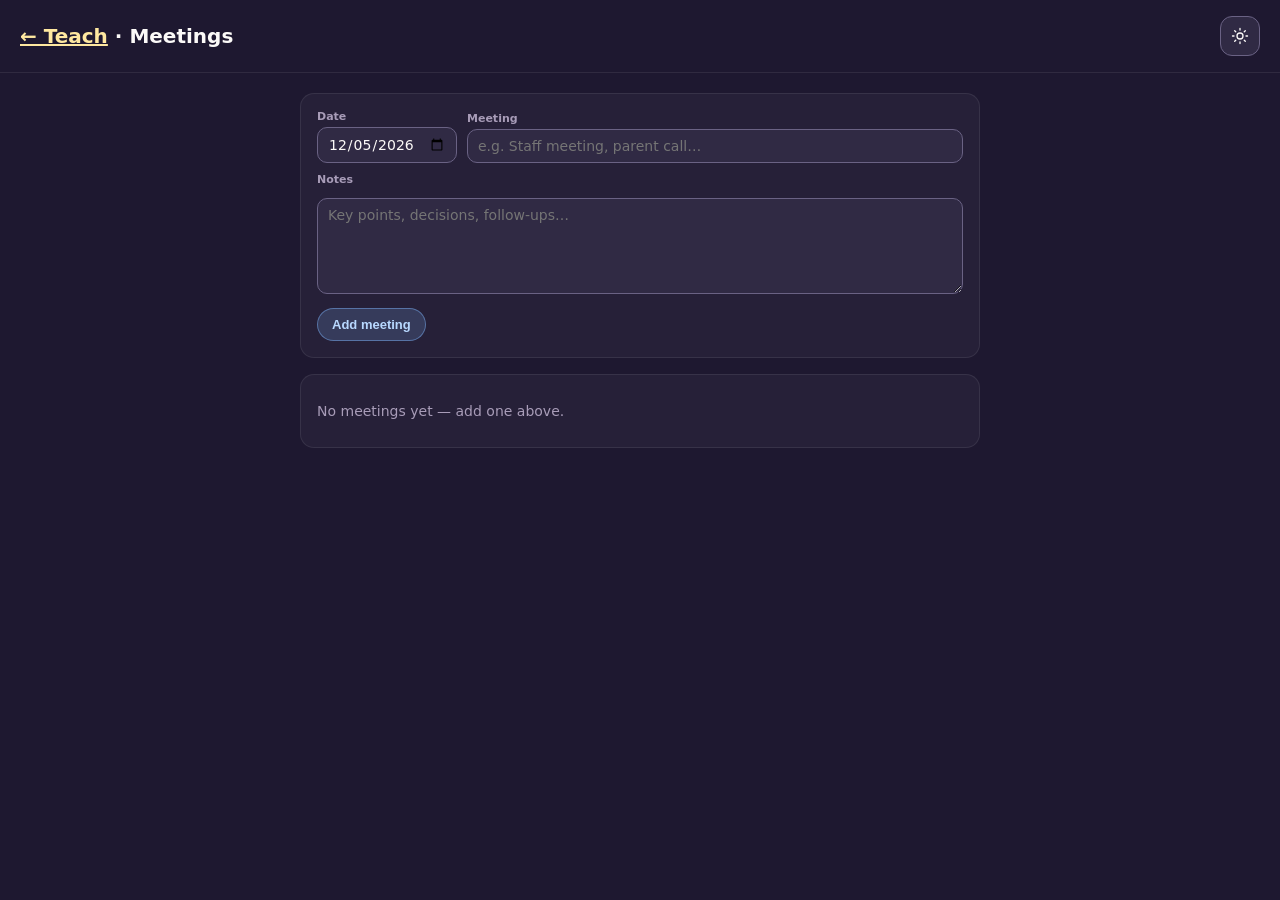
<file: meetings.html>
<!DOCTYPE html>
<html lang="en">
<head>
<meta charset="UTF-8">
<meta name="viewport" content="width=device-width, initial-scale=1.0">
<title>Meetings · Teach · BrisbaneSDE</title>
<script>try{var t=localStorage.getItem('teach-theme');if(t==='light')document.documentElement.dataset.theme='light'}catch(e){}</script>
<style>
  :root{--bg0:#1e1830;--bg1:#262038;--bg2:#302a44;--ink:#fcfaf8;--ink-dim:#ddd6ec;--ink-faint:#a89cb8;--line:#6a6284;--gold2:#ffe8a0;--font:"Segoe UI",system-ui,sans-serif}
  *{box-sizing:border-box;margin:0;padding:0}
  body{font-family:var(--font);color:var(--ink);background:var(--bg0);min-height:100vh}
  a{color:var(--gold2)}
  .top{padding:16px 20px;border-bottom:1px solid rgba(255,255,255,.08);display:flex;flex-wrap:wrap;gap:10px;align-items:center}
  .top h1{font-size:20px;margin-right:auto}
  .wrap{max-width:720px;margin:0 auto;padding:20px}
  .card{background:var(--bg1);border:1px solid rgba(255,255,255,.08);border-radius:14px;padding:16px;margin-bottom:16px}
  label{font-size:11px;font-weight:700;color:var(--ink-faint);display:block;margin-bottom:4px}
  input,textarea{background:var(--bg2);border:1px solid var(--line);color:var(--ink);border-radius:10px;padding:8px 10px;font:inherit;font-size:14px;width:100%}
  textarea{min-height:96px;resize:vertical;margin-top:8px}
  .row{display:grid;grid-template-columns:140px 1fr;gap:10px;align-items:end}
  .btn{background:var(--bg2);border:1px solid var(--line);color:var(--ink);border-radius:999px;padding:8px 14px;font-size:13px;font-weight:700;cursor:pointer}
  .btn.primary{background:rgba(126,184,255,.18);border-color:rgba(126,184,255,.45);color:#b8d8ff}
  .item{display:flex;gap:10px;padding:12px 0;border-bottom:1px solid rgba(255,255,255,.06)}
  .item:last-child{border-bottom:none}
  .date{min-width:52px;font-size:12px;font-weight:800;color:#b8d8ff}
  .item-body{flex:1}
  .item-body strong{display:block;margin-bottom:4px}
  .item-body p{font-size:13px;color:var(--ink-dim);line-height:1.4;white-space:pre-wrap}
  .del{background:none;border:none;color:var(--ink-faint);cursor:pointer;font-size:18px;padding:4px}
  .del:hover{color:#f09888}
  .empty{color:var(--ink-faint);font-size:14px;padding:12px 0}
</style>
<link rel="stylesheet" href="hub-theme.css">
</head>
<body>
<div class="top">
  <h1><a href="index.html">← Teach</a> · Meetings</h1>
  <button class="theme-toggle" type="button"></button>
</div>
<div class="wrap">
  <div class="card">
    <div class="row">
      <div><label for="mtDate">Date</label><input type="date" id="mtDate"></div>
      <div><label for="mtTitle">Meeting</label><input id="mtTitle" placeholder="e.g. Staff meeting, parent call…"></div>
    </div>
    <label for="mtNote" style="margin-top:10px">Notes</label>
    <textarea id="mtNote" placeholder="Key points, decisions, follow-ups…"></textarea>
    <button class="btn primary" id="addBtn" type="button" style="margin-top:10px">Add meeting</button>
  </div>
  <div class="card" id="list"></div>
</div>
<script src="hub-data.js"></script>
<script>
document.getElementById('mtDate').value = HubStore.today();

function render(){
  const items = HubStore.getMeetings().slice().reverse();
  const el = document.getElementById('list');
  if(!items.length){
    el.innerHTML = '<p class="empty">No meetings yet — add one above.</p>';
    return;
  }
  el.innerHTML = items.map(m => `
    <div class="item" data-id="${m.id}">
      <div class="date">${HubStore.formatShortDate(m.date)}</div>
      <div class="item-body">
        <strong>${HubStore.esc(m.title)}</strong>
        ${m.note ? `<p>${HubStore.esc(m.note)}</p>` : ''}
      </div>
      <button class="del" type="button" data-del title="Remove">×</button>
    </div>
  `).join('');
}

document.getElementById('addBtn').onclick = () => {
  HubStore.addMeeting({
    date: document.getElementById('mtDate').value,
    title: document.getElementById('mtTitle').value,
    note: document.getElementById('mtNote').value
  });
  document.getElementById('mtTitle').value = '';
  document.getElementById('mtNote').value = '';
  document.getElementById('mtTitle').focus();
  render();
};

document.getElementById('mtTitle').addEventListener('keydown', e => {
  if(e.key === 'Enter'){ e.preventDefault(); document.getElementById('addBtn').click(); }
});

document.getElementById('list').addEventListener('click', e => {
  if(e.target.dataset.del != null){
    HubStore.removeMeeting(e.target.closest('[data-id]').dataset.id);
    render();
  }
});

render();
</script>
<script src="hub-theme.js"></script>
<script src="class-end-alert.js"></script>
</body>
</html>
</file>
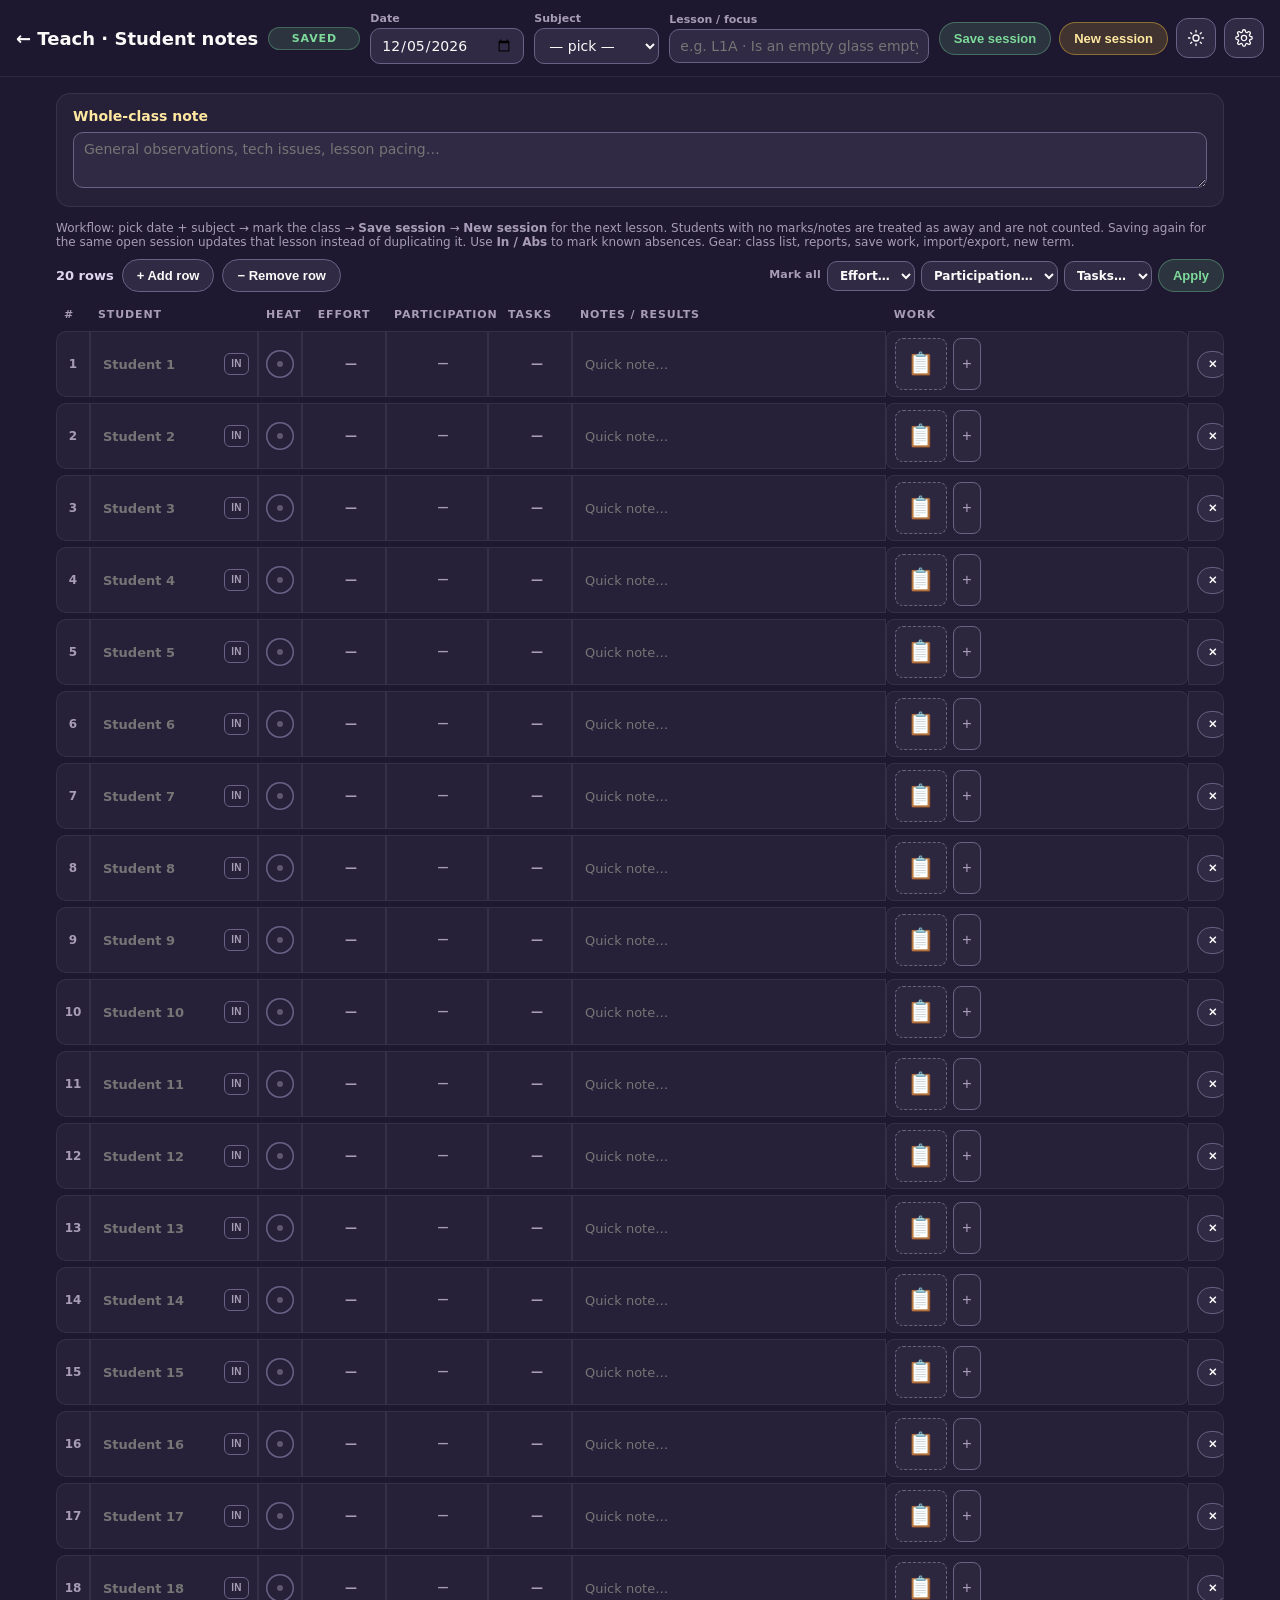
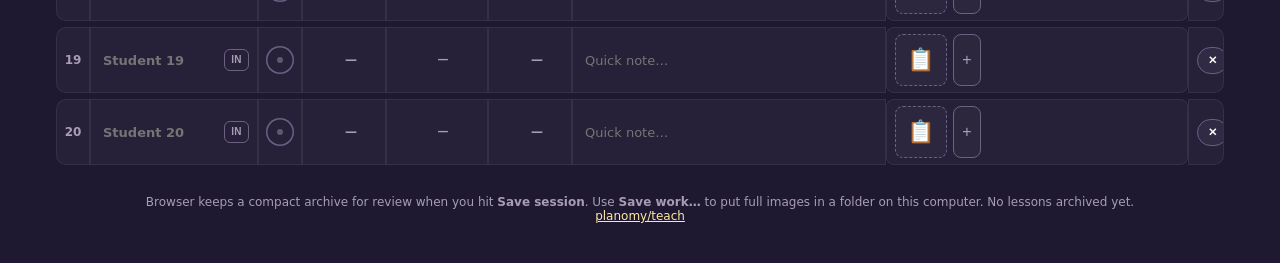
<file: notes.html>
<!DOCTYPE html>
<html lang="en">
<head>
<meta charset="UTF-8">
<meta name="viewport" content="width=device-width, initial-scale=1.0">
<title>Student notes · Teach · BrisbaneSDE</title>
<script>try{var t=localStorage.getItem('teach-theme');if(t==='light')document.documentElement.dataset.theme='light'}catch(e){}</script>
<style>
  :root{
    --bg0:#1e1830; --bg1:#262038; --bg2:#302a44;
    --ink:#fcfaf8; --ink-dim:#ddd6ec; --ink-faint:#a89cb8;
    --line:#6a6284; --gold:#e8b838; --gold2:#ffe8a0;
    --good:#7ed99a; --warn:#ffe066; --bad:#f09888;
    --radius:14px;
    --font:"Segoe UI",system-ui,-apple-system,Roboto,Helvetica,Arial,sans-serif;
  }
  *{box-sizing:border-box;margin:0;padding:0}
  body{font-family:var(--font);color:var(--ink);background:var(--bg0);min-height:100vh;}
  a{color:var(--gold2)}

  .top{
    position:sticky;top:0;z-index:20;
    background:rgba(30,24,48,.96);backdrop-filter:blur(10px);
    border-bottom:1px solid rgba(255,255,255,.08);
    padding:12px 16px;display:flex;flex-wrap:wrap;gap:10px;align-items:center;
  }
  .top h1{font-size:18px;font-weight:800;margin-right:auto}
  .top h1 a{text-decoration:none;color:inherit}
  .top-end{display:flex;align-items:center;gap:8px;margin-left:auto}
  .top .theme-toggle{margin-left:0}
  .gear-wrap{position:relative}
  .gear-btn{
    width:40px;height:40px;border-radius:12px;border:1px solid var(--line);
    background:var(--bg2);color:var(--ink);cursor:pointer;padding:0;
    display:inline-flex;align-items:center;justify-content:center;
    transition:border-color .15s,background .15s,transform .15s;
  }
  .gear-btn:hover{border-color:var(--gold);transform:translateY(-1px)}
  .gear-btn[aria-expanded="true"]{border-color:var(--gold);background:rgba(232,184,56,.12)}
  .gear-btn svg{width:18px;height:18px;display:block}
  .gear-menu{
    position:absolute;top:calc(100% + 6px);right:0;min-width:200px;
    padding:6px;border-radius:12px;border:1px solid rgba(255,255,255,.1);
    background:var(--bg1);box-shadow:0 16px 40px rgba(0,0,0,.45);
    display:none;z-index:30;
  }
  .gear-menu.open{display:block}
  .gear-menu button{
    width:100%;text-align:left;border:none;background:transparent;color:var(--ink);
    font:inherit;font-size:13px;font-weight:600;padding:10px 12px;border-radius:8px;
    cursor:pointer;
  }
  .gear-menu button:hover{background:rgba(255,255,255,.06)}
  .gear-menu button:focus-visible{outline:2px solid var(--gold);outline-offset:-2px}
  .pill{font-size:11px;font-weight:800;letter-spacing:.08em;text-transform:uppercase;
    padding:4px 10px;border-radius:999px;background:rgba(126,217,154,.15);color:var(--good);border:1px solid rgba(126,217,154,.3);
    flex:0 0 5.75rem;width:5.75rem;min-width:5.75rem;max-width:5.75rem;
    text-align:center;white-space:nowrap;overflow:hidden;text-overflow:ellipsis;
    box-sizing:border-box}
  .pill.saving{color:var(--warn);border-color:rgba(255,224,102,.35);background:rgba(255,224,102,.12)}
  label{font-size:11px;font-weight:700;color:var(--ink-faint);display:block;margin-bottom:3px}
  input,select,textarea{
    background:var(--bg2);border:1px solid var(--line);color:var(--ink);
    border-radius:10px;padding:8px 10px;font:inherit;font-size:14px;
  }
  input:focus,select:focus,textarea:focus{outline:2px solid var(--gold);border-color:transparent}
  .field{display:flex;flex-direction:column;min-width:120px}
  .field.wide{flex:1;min-width:160px}
  .btn{
    background:var(--bg2);border:1px solid var(--line);color:var(--ink);
    border-radius:999px;padding:8px 14px;font-size:13px;font-weight:700;cursor:pointer;
  }
  .btn:hover{border-color:var(--gold)}
  .btn:disabled{opacity:.4;cursor:not-allowed}
  .btn.primary{background:rgba(232,184,56,.18);border-color:rgba(232,184,56,.45);color:var(--gold2)}
  .btn.good{background:rgba(126,217,154,.15);border-color:rgba(126,217,154,.35);color:var(--good)}

  .wrap{max-width:1200px;margin:0 auto;padding:16px}
  .toolbar{display:flex;flex-wrap:wrap;gap:8px;margin-bottom:14px;align-items:center}
  .hint{font-size:12px;color:var(--ink-faint)}

  .roster-panel{
    background:var(--bg1);border:1px solid rgba(255,255,255,.08);border-radius:var(--radius);
    padding:14px 16px;margin-bottom:14px;display:none;
  }
  .roster-panel.open{display:block}
  .roster-panel textarea{width:100%;min-height:90px;margin:8px 0;resize:vertical}
  .roster-head{
    display:flex;align-items:baseline;gap:8px;flex-wrap:wrap;
  }
  .roster-head .roster-close{
    margin-left:auto;align-self:center;
    width:32px;height:32px;border-radius:8px;border:1px solid var(--line);
    background:transparent;color:var(--ink-faint);font-size:18px;line-height:1;cursor:pointer;
  }
  .roster-head .roster-close:hover{color:var(--ink);border-color:var(--gold);background:rgba(255,255,255,.04)}

  table{width:100%;table-layout:fixed;border-collapse:separate;border-spacing:0 6px}
  th{font-size:11px;text-transform:uppercase;letter-spacing:.08em;color:var(--ink-faint);text-align:left;padding:0 8px 4px}
  td{background:var(--bg1);border:1px solid rgba(255,255,255,.07);padding:6px 8px;vertical-align:middle;overflow:hidden}
  tr td:first-child{border-radius:10px 0 0 10px}
  tr td:last-child{border-radius:0 10px 10px 0}
  tr.focus td{background:rgba(255,255,255,.08);border-color:rgba(232,184,56,.35)}
  .num-cell{width:34px;text-align:center;color:var(--ink-faint);font-size:12px;font-weight:800;padding:6px 4px!important}
  .name-cell{width:168px;max-width:168px}
  .name-cell input{width:100%;min-width:0;background:transparent;border:none;color:var(--ink);font-weight:700;font-size:13px;padding:4px}
  .name-cell input:focus{outline:none;background:rgba(255,255,255,.05);border-radius:6px}
  .name-row{display:flex;align-items:center;gap:6px}
  .name-row input{flex:1;min-width:0}
  .absent-btn{
    flex-shrink:0;border:1px solid var(--line);background:transparent;color:var(--ink-faint);
    font-size:10px;font-weight:800;letter-spacing:.04em;text-transform:uppercase;
    padding:4px 6px;border-radius:6px;cursor:pointer;line-height:1.2;
  }
  .absent-btn:hover{border-color:var(--gold);color:var(--gold2)}
  .absent-btn.on{
    background:rgba(240,152,136,.18);border-color:rgba(240,152,136,.45);color:#ffb0a0;
  }
  tr.absent-row td{opacity:.55}
  tr.absent-row .rate{pointer-events:none;opacity:.45}
  tr.absent-row .heat{opacity:.35}
  .heat-cell{width:44px;text-align:center;padding:6px 4px!important}
  .rate-cell{text-align:center}
  th.rate-cell{text-align:center}
  .heat{
    --heat: #6a7080;
    width:28px;height:28px;margin:0 auto;border-radius:50%;
    position:relative;display:grid;place-items:center;
    background:
      radial-gradient(circle at 35% 30%, color-mix(in srgb, var(--heat) 55%, #fff), transparent 42%),
      radial-gradient(circle at 50% 55%, var(--heat), color-mix(in srgb, var(--heat) 35%, #000));
    box-shadow:
      0 0 0 1px color-mix(in srgb, var(--heat) 35%, transparent),
      0 0 14px color-mix(in srgb, var(--heat) 45%, transparent);
    font-size:9px;font-weight:800;color:#fff;letter-spacing:-.02em;
    text-shadow:0 1px 2px rgba(0,0,0,.45);
  }
  .heat.empty{
    background:transparent;box-shadow:inset 0 0 0 1.5px var(--line);
    color:transparent;text-shadow:none;
  }
  .heat.empty::after{
    content:'';width:6px;height:6px;border-radius:50%;background:var(--ink-faint);opacity:.45;
  }
  .heat.carried{opacity:.85}

  .rate{
    display:inline-flex;align-items:center;justify-content:center;
    min-width:80px;text-align:center;font-size:12px;font-weight:800;padding:7px 8px;border-radius:8px;
    cursor:pointer;border:1px solid transparent;user-select:none;white-space:nowrap;
    font-family:inherit;background:none;color:inherit;margin:0 auto;line-height:1.2;
    box-sizing:border-box;
  }
  .rate:focus{outline:2px solid var(--gold);outline-offset:1px}
  .rate:hover{border-color:var(--line)}
  .rate.effort[data-v="0"]{color:var(--ink-faint)}
  .rate.effort[data-v="1"]{background:rgba(240,152,136,.2);color:#ffb0a0}
  .rate.effort[data-v="2"]{background:rgba(255,224,102,.15);color:var(--warn)}
  .rate.effort[data-v="3"]{background:rgba(255,255,255,.06);color:var(--ink-dim)}
  .rate.effort[data-v="4"]{background:rgba(126,217,154,.15);color:var(--good)}
  .rate.effort[data-v="5"]{background:rgba(126,217,154,.28);color:#b8ffd0}
  .rate.part{min-width:96px;font-size:11px}
  .rate.part[data-v="0"]{color:var(--ink-faint)}
  .rate.part[data-v="1"]{background:rgba(240,152,136,.28);color:#ffb0a0}
  .rate.part[data-v="2"]{background:rgba(240,152,136,.18);color:var(--bad)}
  .rate.part[data-v="3"]{background:rgba(255,224,102,.15);color:var(--warn)}
  .rate.part[data-v="4"]{background:rgba(255,255,255,.06);color:var(--ink-dim)}
  .rate.part[data-v="5"]{background:rgba(126,217,154,.18);color:var(--good)}
  .rate.part[data-v="6"]{background:rgba(126,217,154,.28);color:#b8ffd0}
  .rate.task[data-v="0"]{color:var(--ink-faint)}
  .rate.task[data-v="1"]{background:rgba(126,217,154,.2);color:var(--good)}
  .rate.task[data-v="2"]{background:rgba(255,224,102,.15);color:var(--warn)}
  .rate.task[data-v="3"]{background:rgba(240,152,136,.15);color:var(--bad)}

  .note-cell{width:auto}
  .note-cell input{width:100%;min-width:0;font-size:13px;background:transparent;border:none;color:var(--ink-dim);padding:4px}
  .note-cell input:focus{outline:none;background:rgba(255,255,255,.04);border-radius:6px}

  .table-bar{display:flex;flex-wrap:wrap;gap:8px;align-items:center;margin-bottom:10px}
  .row-count{font-size:13px;font-weight:800;color:var(--ink-dim)}
  .quick-mark{
    display:flex;flex-wrap:wrap;align-items:center;gap:6px;margin-left:auto;
    font-size:12px;color:var(--ink-faint);
  }
  .quick-mark label{font-weight:700;letter-spacing:.02em}
  .quick-mark select{
    min-width:0;width:auto;padding:6px 8px;font-size:12px;font-weight:700;
  }

  .shot-cell{
    display:flex;flex-wrap:wrap;gap:6px;align-items:center;width:auto;
    cursor:pointer;border-radius:8px;transition:background .15s;
  }
  .shot-cell:focus{outline:none}
  .shot-cell.ready{background:rgba(232,184,56,.1);box-shadow:inset 0 0 0 2px rgba(232,184,56,.45)}
  .shot-cell .paste-hint{
    font-size:10px;font-weight:800;color:var(--gold2);letter-spacing:.04em;
    padding:4px 6px;border-radius:6px;border:1px dashed rgba(232,184,56,.4);
    display:none;white-space:nowrap;
  }
  .shot-cell.ready .paste-hint{display:block}
  .shot-cell.ready .add-shot{display:none}
  .thumb{width:52px;height:52px;object-fit:cover;border-radius:8px;border:1px solid var(--line);cursor:pointer}
  .thumb-wrap{position:relative}
  .thumb-wrap button{
    position:absolute;top:-6px;right:-6px;width:18px;height:18px;border-radius:50%;
    border:none;background:var(--bad);color:#fff;font-size:11px;cursor:pointer;line-height:1;
  }
  .add-shot{
    width:52px;height:52px;border-radius:8px;border:1px dashed var(--line);
    background:rgba(255,255,255,.03);color:var(--ink-faint);font-size:22px;cursor:pointer;
  }
  .add-shot:hover{border-color:var(--gold);color:var(--gold2)}
  .pick-shot{
    width:28px;height:52px;border-radius:8px;border:1px solid var(--line);
    background:rgba(255,255,255,.03);color:var(--ink-faint);font-size:16px;cursor:pointer;
  }
  .pick-shot:hover{border-color:var(--gold);color:var(--gold2)}

  .class-note{
    background:var(--bg1);border:1px solid rgba(255,255,255,.08);border-radius:var(--radius);
    padding:14px 16px;margin-bottom:14px;
  }
  .class-note h2{font-size:14px;color:var(--gold2);margin-bottom:8px}
  .class-note textarea{width:100%;min-height:56px;resize:vertical}

  .lightbox{
    position:fixed;inset:0;background:rgba(0,0,0,.88);z-index:50;display:none;
    align-items:center;justify-content:center;padding:20px;
  }
  .lightbox.open{display:flex}
  .lightbox img{max-width:100%;max-height:92vh;border-radius:12px}
  .lightbox .close{position:fixed;top:16px;right:20px;font-size:28px;background:none;border:none;color:#fff;cursor:pointer}

  .modal{
    position:fixed;inset:0;background:rgba(0,0,0,.75);z-index:60;display:none;
    align-items:flex-start;justify-content:center;padding:24px 16px;overflow-y:auto;
  }
  .modal.open{display:flex}
  .modal.centred{
    align-items:center;justify-content:center;padding:20px 16px;
  }
  .modal-card{
    width:min(920px,100%);background:var(--bg1);border:1px solid rgba(255,255,255,.1);
    border-radius:var(--radius);padding:20px;margin-top:20px;margin-bottom:40px;
  }
  .modal.centred .modal-card{
    margin:0;width:min(420px,100%);
    box-shadow:0 24px 64px rgba(0,0,0,.45);
  }
  .modal-head{display:flex;flex-wrap:wrap;gap:10px;align-items:center;margin-bottom:16px}
  .modal-head h2{font-size:20px;color:var(--gold2);margin-right:auto}
  .modal-filters{display:flex;flex-wrap:wrap;gap:10px;margin-bottom:16px;padding:12px;background:var(--bg2);border-radius:12px}
  .dialog-body{font-size:14px;line-height:1.5;color:var(--ink-dim);margin-bottom:16px}
  .dialog-body p{margin:0 0 10px}
  .dialog-clear{
    margin:0 0 14px;padding:10px 12px;border-radius:10px;
    background:rgba(240,152,136,.1);border:1px solid rgba(240,152,136,.25);
    font-size:13px;color:var(--ink-dim);line-height:1.45;
  }
  .dialog-opts{display:flex;flex-direction:column;gap:8px;margin-bottom:16px}
  .dialog-opt{
    display:flex;align-items:flex-start;gap:10px;padding:12px 14px;
    border-radius:12px;border:1px solid rgba(255,255,255,.1);
    background:var(--bg2);cursor:pointer;transition:border-color .15s,background .15s;
  }
  .dialog-opt:hover{border-color:rgba(232,184,56,.35)}
  .dialog-opt:has(input:checked){
    border-color:rgba(232,184,56,.5);background:rgba(232,184,56,.1);
  }
  .dialog-opt input{margin-top:3px;accent-color:var(--gold)}
  .dialog-opt strong{display:block;font-size:14px;color:var(--ink);margin-bottom:2px}
  .dialog-opt span{display:block;font-size:12px;color:var(--ink-faint);line-height:1.4}
  .dialog-actions{display:flex;flex-wrap:wrap;gap:8px;justify-content:flex-end}
  .report-list{display:flex;flex-direction:column;gap:12px;max-height:55vh;overflow-y:auto}
  .report-card{
    background:var(--bg0);border:1px solid rgba(255,255,255,.08);border-radius:12px;padding:14px 16px;
  }
  .report-card h3{font-size:16px;margin-bottom:6px;color:var(--ink)}
  .report-meta{font-size:12px;color:var(--ink-faint);margin-bottom:10px}
  .report-stats{display:flex;flex-wrap:wrap;gap:8px;margin-bottom:10px}
  .stat{font-size:11px;font-weight:800;padding:4px 10px;border-radius:999px;background:rgba(255,255,255,.06);color:var(--ink-dim)}
  .report-notes{font-size:13px;color:var(--ink-dim);margin-bottom:10px;line-height:1.5}
  .report-notes li{margin-left:18px;margin-bottom:4px}
  .report-work{display:flex;flex-wrap:wrap;gap:8px;margin:0 0 12px}
  .report-work figure{margin:0;width:72px}
  .report-work img{
    width:72px;height:72px;object-fit:cover;border-radius:8px;
    border:1px solid var(--line);cursor:pointer;display:block;background:var(--bg2);
  }
  .report-work figcaption{
    font-size:9px;color:var(--ink-faint);margin-top:3px;line-height:1.2;
    overflow:hidden;text-overflow:ellipsis;white-space:nowrap;
  }
  .report-draft label{font-size:11px;font-weight:700;color:var(--gold2);display:block;margin-bottom:4px}
  .report-draft textarea{
    width:100%;min-height:72px;font-size:13px;line-height:1.5;resize:vertical;margin-bottom:8px;
  }
  .report-actions{display:flex;flex-wrap:wrap;gap:8px}
  .modal-empty{padding:32px;text-align:center;color:var(--ink-faint)}

  footer{text-align:center;padding:24px;font-size:12px;color:var(--ink-faint)}
  @media(max-width:800px){
    .hide-sm{display:none}
    table{font-size:13px}
    .rate{min-width:72px;font-size:11px;padding:6px 4px}
  }
</style>
<link rel="stylesheet" href="hub-theme.css">
</head>
<body>

<div class="top">
  <h1><a href="index.html">← Teach</a> · Student notes</h1>
  <span class="pill" id="saveStatus">Saved</span>
  <div class="field"><label for="sessionDate">Date</label><input type="date" id="sessionDate"></div>
  <div class="field"><label for="subject">Subject</label>
    <select id="subject">
      <option value="">— pick —</option>
      <option>Maths</option><option>HASS</option><option>Science</option><option>English</option>
      <option>Art</option><option>Drama</option><option>Spelling</option><option>Maths Facts</option><option>Reading</option>
    </select>
  </div>
  <div class="field wide"><label for="lesson">Lesson / focus</label><input id="lesson" placeholder="e.g. L1A · Is an empty glass empty?"></div>
  <div class="top-end">
    <button class="btn good" id="saveSessionBtn" type="button" title="Save this lesson to the archive">Save session</button>
    <button class="btn primary" id="newSessionBtn" type="button" title="Start the next class (keeps names, clears marks)">New session</button>
    <button class="theme-toggle" type="button"></button>
    <div class="gear-wrap">
      <button class="gear-btn" id="gearBtn" type="button" aria-haspopup="menu" aria-expanded="false" aria-controls="gearMenu" title="More tools" aria-label="More tools">
        <svg viewBox="0 0 24 24" fill="none" stroke="currentColor" stroke-width="1.75" stroke-linecap="round" stroke-linejoin="round" aria-hidden="true">
          <path d="M12 15.5a3.5 3.5 0 1 0 0-7 3.5 3.5 0 0 0 0 7Z"/>
          <path d="M19.4 15a1.7 1.7 0 0 0 .3 1.8l.1.1a2 2 0 1 1-2.8 2.8l-.1-.1a1.7 1.7 0 0 0-1.8-.3 1.7 1.7 0 0 0-1 1.5V21a2 2 0 1 1-4 0v-.1a1.7 1.7 0 0 0-1.1-1.5 1.7 1.7 0 0 0-1.8.3l-.1.1a2 2 0 1 1-2.8-2.8l.1-.1a1.7 1.7 0 0 0 .3-1.8 1.7 1.7 0 0 0-1.5-1H3a2 2 0 1 1 0-4h.1a1.7 1.7 0 0 0 1.5-1.1 1.7 1.7 0 0 0-.3-1.8l-.1-.1a2 2 0 1 1 2.8-2.8l.1.1a1.7 1.7 0 0 0 1.8.3H9a1.7 1.7 0 0 0 1-1.5V3a2 2 0 1 1 4 0v.1a1.7 1.7 0 0 0 1 1.5 1.7 1.7 0 0 0 1.8-.3l.1-.1a2 2 0 1 1 2.8 2.8l-.1.1a1.7 1.7 0 0 0-.3 1.8V9c.3.6.9 1 1.5 1H21a2 2 0 1 1 0 4h-.1a1.7 1.7 0 0 0-1.5 1Z"/>
        </svg>
      </button>
      <div class="gear-menu" id="gearMenu" role="menu" hidden>
        <button type="button" role="menuitem" id="rosterBtn">Class list</button>
        <button type="button" role="menuitem" id="reportBtn">Report cards</button>
        <button type="button" role="menuitem" id="saveWorkBtn">Save work…</button>
        <button type="button" role="menuitem" id="importBtn">Import</button>
        <button type="button" role="menuitem" id="exportBtn">Export</button>
        <button type="button" role="menuitem" id="newTermBtn">New term…</button>
      </div>
    </div>
  </div>
</div>

<div class="wrap">
  <div class="roster-panel" id="rosterPanel">
    <div class="roster-head">
      <strong>Class list</strong>
      <span class="hint">— one name per line; names sync into the table as you type</span>
      <button class="roster-close" id="rosterCloseBtn" type="button" aria-label="Close class list">✕</button>
    </div>
    <textarea id="rosterText" placeholder="Alex&#10;Sam&#10;Jordan&#10;…"></textarea>
    <div class="toolbar">
      <button class="btn good" id="loadRosterBtn" type="button">Load into table</button>
      <button class="btn" id="saveRosterBtn" type="button">Save list</button>
      <button class="btn" id="addRowBtn" type="button">+ Add row</button>
    </div>
  </div>

  <div class="class-note">
    <h2>Whole-class note</h2>
    <textarea id="classNote" placeholder="General observations, tech issues, lesson pacing…"></textarea>
  </div>

  <p class="hint" style="margin-bottom:10px">Workflow: pick date + subject → mark the class → <b>Save session</b> → <b>New session</b> for the next lesson. Students with no marks/notes are treated as away and are not counted. Saving again for the same open session updates that lesson instead of duplicating it. Use <b>In / Abs</b> to mark known absences. Gear: class list, reports, save work, import/export, new term.</p>

  <div class="table-bar">
    <span class="row-count" id="rowCount">20 rows</span>
    <button class="btn" id="addRowBtn2" type="button">+ Add row</button>
    <button class="btn" id="removeRowBtn" type="button">− Remove row</button>
    <div class="quick-mark" title="Applies to named students who are present">
      <label for="markAllEffort">Mark all</label>
      <select id="markAllEffort" aria-label="Set effort for whole class">
        <option value="">Effort…</option>
      </select>
      <select id="markAllPart" aria-label="Set participation for whole class">
        <option value="">Participation…</option>
      </select>
      <select id="markAllTask" aria-label="Set tasks for whole class">
        <option value="">Tasks…</option>
      </select>
      <button class="btn good" id="markAllBtn" type="button">Apply</button>
    </div>
  </div>

  <div style="overflow-x:auto">
  <table>
    <colgroup>
      <col style="width:34px">
      <col style="width:168px">
      <col style="width:44px">
      <col style="width:84px">
      <col style="width:102px">
      <col style="width:84px">
      <col style="width:27%">
      <col style="width:26%">
      <col style="width:36px">
    </colgroup>
    <thead>
      <tr>
        <th>#</th>
        <th>Student</th>
        <th title="Combined effort, participation & tasks">Heat</th>
        <th class="rate-cell">Effort</th>
        <th class="rate-cell">Participation</th>
        <th class="rate-cell">Tasks</th>
        <th>Notes / results</th>
        <th>Work</th>
        <th></th>
      </tr>
    </thead>
    <tbody id="tbody"></tbody>
  </table>
  </div>

  <footer>
    <p>Browser keeps a compact archive for review when you hit <b>Save session</b>. Use <b>Save work…</b> to put full images in a folder on this computer. <span id="archiveCount"></span></p>
    <p><a href="https://github.com/planomy/teach">planomy/teach</a></p>
  </footer>
</div>

<div class="modal" id="reportModal">
  <div class="modal-card">
    <div class="modal-head">
      <h2>Report card summaries</h2>
      <button class="btn" id="exportReportCsv" type="button">Download CSV</button>
      <button class="btn" id="exportReportTxt" type="button">Download text</button>
      <button class="btn good" id="saveReportWorkBtn" type="button" title="Save filtered student work to a folder">Save work…</button>
      <button class="btn" id="closeReportBtn" type="button">Close</button>
    </div>
    <div class="modal-filters">
      <div class="field"><label for="reportSubject">Subject</label>
        <select id="reportSubject"><option value="">All subjects</option></select>
      </div>
      <div class="field"><label for="reportFrom">From</label><input type="date" id="reportFrom"></div>
      <div class="field"><label for="reportTo">To</label><input type="date" id="reportTo"></div>
      <div class="field" style="justify-content:flex-end">
        <label>&nbsp;</label>
        <label style="display:flex;align-items:center;gap:6px;cursor:pointer;font-size:13px;color:var(--ink-dim)">
          <input type="checkbox" id="reportIncludeCurrent" checked> Include today's session
        </label>
      </div>
      <button class="btn primary" id="refreshReportBtn" type="button" style="align-self:flex-end">Update</button>
    </div>
    <p class="hint" style="margin-bottom:12px">Per-student summaries from archived lessons. Edit draft comments, then copy into your report card system.</p>
    <div class="report-list" id="reportList"></div>
  </div>
</div>

<div class="modal centred" id="newTermModal" role="dialog" aria-modal="true" aria-labelledby="newTermTitle">
  <div class="modal-card">
    <div class="modal-head">
      <h2 id="newTermTitle">Start a new term</h2>
      <button class="btn" id="newTermCancelX" type="button" aria-label="Close">✕</button>
    </div>
    <div class="dialog-body">
      <div class="dialog-clear">Always cleared: lesson archive, current ratings, notes, and pasted work.</div>
      <p>Choose what to carry into the new term:</p>
    </div>
    <div class="dialog-opts">
      <label class="dialog-opt">
        <input type="checkbox" id="newTermKeepNames" checked>
        <span>
          <strong>Keep student names</strong>
          <span>Class list stays in the table ready for day one.</span>
        </span>
      </label>
      <label class="dialog-opt">
        <input type="checkbox" id="newTermKeepHeat" checked>
        <span>
          <strong>Keep heat</strong>
          <span>Carry each student’s latest heat until you rate them again.</span>
        </span>
      </label>
      <label class="dialog-opt">
        <input type="checkbox" id="newTermExport">
        <span>
          <strong>Export current session first</strong>
          <span>Download a JSON backup before anything is wiped.</span>
        </span>
      </label>
    </div>
    <div class="dialog-actions">
      <button class="btn" id="newTermCancelBtn" type="button">Cancel</button>
      <button class="btn primary" id="newTermConfirmBtn" type="button">Start new term</button>
    </div>
  </div>
</div>

<div class="lightbox" id="lightbox"><button class="close" type="button" aria-label="Close">✕</button><img alt="Student work"></div>
<input type="file" id="filePick" accept="image/*" hidden>
<input type="file" id="importPick" accept="application/json,.json" hidden>

<script src="hub-data.js"></script>
<script>
const EFFORT = ['—','1 Low','2','3 OK','4','5 High'];
const PART = ['—','Distracting','Avoiding','Withdrawing','Participating','Investing','Driving'];
const TASK = ['—','Done','Partial','Not yet'];
const DEFAULT_ROWS = 20;
const ARCHIVE_KEY = 'teach-notes-archive';

let session = loadSession();
let pasteTargetId = null;
let saveTimer = null;
let rosterTimer = null;
let reportData = [];

function uid(){ return Math.random().toString(36).slice(2,10); }

function flushSave(){
  session.date = document.getElementById('sessionDate').value;
  session.subject = document.getElementById('subject').value;
  session.lesson = document.getElementById('lesson').value;
  session.classNote = document.getElementById('classNote').value;
  localStorage.setItem('teach-notes-session', JSON.stringify(session));
}

function loadArchive(){
  try{
    const raw = localStorage.getItem(ARCHIVE_KEY);
    return raw ? JSON.parse(raw) : [];
  }catch(e){ return []; }
}

function saveArchive(list){
  try{
    localStorage.setItem(ARCHIVE_KEY, JSON.stringify(list));
    return true;
  }catch(e){
    try{
      const slim = list.map(s => ({
        ...s,
        students: (s.students || []).map(st => {
          const shots = st.shots || [];
          return { ...st, screenshots: shots.length || st.screenshots || 0, shots: [] };
        })
      }));
      localStorage.setItem(ARCHIVE_KEY, JSON.stringify(slim));
      flashStatus('Archive full — images not kept in browser. Use Save work…');
      return false;
    }catch(e2){
      flashStatus('Could not archive — storage full');
      return false;
    }
  }
}

const MAX_ARCHIVED_SHOTS = 4;

function studentHasFeedback(st){
  if(!st) return false;
  return !!(st.effort || st.part || st.task || (st.note || '').trim() || (st.shots && st.shots.length));
}

function sessionHasData(s){
  if((s.classNote || '').trim()) return true;
  return (s.students || []).some(st => (st.name || '').trim() && (studentHasFeedback(st) || st.absent));
}

function sessionHasMarking(s){
  if((s.classNote || '').trim()) return true;
  return (s.students || []).some(st => (st.name || '').trim() && studentHasFeedback(st));
}

function archiveFingerprint(s){
  return JSON.stringify({
    date: s.date || '',
    subject: s.subject || '',
    lesson: s.lesson || '',
    classNote: (s.classNote || '').trim(),
    students: (s.students || []).map(st => ({
      name: (st.name || '').trim(),
      effort: st.effort || 0,
      part: st.part || 0,
      task: st.task || 0,
      note: (st.note || '').trim(),
      absent: !!st.absent,
      shots: (st.shots || []).length
    }))
  });
}

function snapshotSession(s){
  return {
    id: s.id,
    date: s.date || '',
    subject: s.subject || 'Unspecified',
    lesson: s.lesson || '',
    classNote: s.classNote || '',
    archived: new Date().toISOString(),
    students: s.students.map(st => {
      const name = (st.name || '').trim();
      const hasFeedback = studentHasFeedback(st);
      // Named students with no marks/notes/work are treated as away for saved data.
      const awayAssumed = !!name && !st.absent && !hasFeedback;
      const shots = (st.shots || []).slice(-MAX_ARCHIVED_SHOTS);
      return {
        name,
        effort: awayAssumed ? 0 : (st.effort || 0),
        part: awayAssumed ? 0 : (st.part || 0),
        task: awayAssumed ? 0 : (st.task || 0),
        note: awayAssumed ? '' : (st.note || '').trim(),
        absent: !!st.absent || awayAssumed,
        awayAssumed,
        screenshots: awayAssumed ? 0 : (st.shots || []).length,
        shots: awayAssumed ? [] : shots
      };
    }).filter(st => st.name)
  };
}

function archiveCurrentSession(opts = {}){
  const quiet = !!opts.quiet;
  flushSave();
  if(!sessionHasMarking(session) && !session.students.some(st => st.absent && (st.name || '').trim())){
    if(!quiet) flashStatus('Nothing to save — add marks or notes first');
    return false;
  }
  if(!(session.subject || '').trim()){
    if(!quiet) flashStatus('Pick a subject before saving');
    return false;
  }
  const fingerprint = archiveFingerprint(session);
  if(session.lastArchiveFingerprint === fingerprint && session.lastArchiveId){
    if(!quiet) flashStatus('Already saved — no changes since last save');
    return false;
  }
  const snap = snapshotSession(session);
  const archive = loadArchive();
  let i = archive.findIndex(a => a.id === snap.id);
  // Guard: same date + subject while this session is still open → replace that entry
  if(i < 0 && session.lastArchiveId){
    i = archive.findIndex(a => a.id === session.lastArchiveId);
  }
  if(i < 0){
    i = archive.findIndex(a =>
      a.date === snap.date &&
      (a.subject || '') === (snap.subject || '') &&
      a.id === snap.id
    );
  }
  const updated = i >= 0;
  if(updated) archive[i] = snap;
  else archive.unshift(snap);
  while(archive.length > 300) archive.pop();
  saveArchive(archive);
  session.lastArchiveId = snap.id;
  session.lastArchiveFingerprint = fingerprint;
  flushSave();
  updateArchiveCount();
  if(!quiet) flashStatus(updated ? 'Session updated in archive' : 'Session saved to archive');
  return true;
}

function updateArchiveCount(){
  const n = loadArchive().length;
  const el = document.getElementById('archiveCount');
  if(el) el.textContent = n ? `${n} lesson${n===1?'':'s'} archived.` : 'No lessons archived yet.';
}

function avgRated(values){
  const rated = values.filter(v => v > 0);
  if(!rated.length) return null;
  return rated.reduce((a, b) => a + b, 0) / rated.length;
}

function modeValue(values){
  const rated = values.filter(v => v > 0);
  if(!rated.length) return 0;
  const counts = {};
  rated.forEach(v => { counts[v] = (counts[v] || 0) + 1; });
  return +Object.entries(counts).sort((a, b) => b[1] - a[1] || b[0] - a[0])[0][0];
}

function effortPhrase(avg){
  if(avg == null) return '';
  if(avg >= 4.5) return 'consistently demonstrated high effort';
  if(avg >= 3.5) return 'showed good effort';
  if(avg >= 2.5) return 'effort was variable';
  return 'is encouraged to apply more consistent effort';
}

function partPhrase(mode){
  if(!mode) return '';
  if(mode >= 6) return 'often took a driving role in class activities';
  if(mode >= 5) return 'invested actively in lessons';
  if(mode >= 4) return 'participated well in class';
  if(mode >= 3) return 'was sometimes withdrawn during lessons';
  if(mode >= 2) return 'tended to avoid participation at times';
  return 'was occasionally distracting to others';
}

function taskPhrase(done, partial, total){
  if(!total) return '';
  if(done === total) return 'completed tasks reliably';
  if(done + partial === total) return 'mostly completed set tasks';
  if(done > total / 2) return 'completed most set tasks';
  return 'had difficulty completing tasks consistently';
}

function formatShortDate(d){
  if(!d) return '';
  const [y, m, day] = d.split('-');
  const months = ['Jan','Feb','Mar','Apr','May','Jun','Jul','Aug','Sep','Oct','Nov','Dec'];
  return `${+day} ${months[+m - 1]}`;
}

function buildDraftComment(name, subject, stats, notes){
  const bits = [];
  const subj = subject && subject !== 'All subjects' ? subject : 'lessons';
  if(stats.lessons) bits.push(`${name} was observed across ${stats.lessons} ${subj} lesson${stats.lessons===1?'':'s'}.`);
  if(stats.partMode) bits.push(name.split(' ')[0] + ' ' + partPhrase(stats.partMode) + '.');
  if(stats.effortAvg != null) bits.push(name.split(' ')[0] + ' ' + effortPhrase(stats.effortAvg) + '.');
  if(stats.taskTotal) bits.push(name.split(' ')[0] + ' ' + taskPhrase(stats.taskDone, stats.taskPartial, stats.taskTotal) + '.');
  if(notes.length){
    const sample = notes.slice(0, 2).map(n => n.note).join('; ');
    bits.push(`Notable observations: ${sample}.`);
  }
  return bits.join(' ');
}

function getSessionsForReport(includeCurrent){
  const sessions = loadArchive().slice();
  if(includeCurrent && sessionHasData(session)){
    flushSave();
    const snap = snapshotSession(session);
    const i = sessions.findIndex(s => s.id === snap.id);
    if(i >= 0) sessions[i] = snap;
    else sessions.unshift(snap);
  }
  return sessions;
}

function buildStudentReports(sessions, filters){
  const byName = new Map();
  for(const sess of sessions){
    if(filters.subject && sess.subject !== filters.subject) continue;
    if(filters.from && sess.date && sess.date < filters.from) continue;
    if(filters.to && sess.date && sess.date > filters.to) continue;
    for(const st of sess.students){
      if(!st.name || st.absent) continue;
      const key = st.name.toLowerCase();
      if(!byName.has(key)) byName.set(key, { name: st.name, entries: [] });
      byName.get(key).entries.push({
        date: sess.date,
        subject: sess.subject,
        lesson: sess.lesson,
        effort: st.effort,
        part: st.part,
        task: st.task,
        note: st.note,
        shots: Array.isArray(st.shots) ? st.shots : []
      });
    }
  }
  const subjectLabel = filters.subject || 'All subjects';
  return [...byName.values()].sort((a, b) => a.name.localeCompare(b.name)).map(row => {
    const entries = row.entries.sort((a, b) => (a.date || '').localeCompare(b.date || ''));
    const efforts = entries.map(e => e.effort);
    const parts = entries.map(e => e.part);
    const tasks = entries.map(e => e.task);
    const notes = entries.filter(e => e.note).map(e => ({
      date: e.date,
      subject: e.subject,
      lesson: e.lesson,
      note: e.note
    }));
    const work = [];
    entries.forEach(e => {
      (e.shots || []).forEach((src, si) => {
        work.push({
          src,
          date: e.date,
          lesson: e.lesson,
          subject: e.subject,
          label: `${formatShortDate(e.date)}${e.lesson ? ' · ' + e.lesson : ''}`,
          index: si + 1
        });
      });
    });
    const stats = {
      lessons: entries.length,
      effortAvg: avgRated(efforts),
      effortMin: Math.min(...efforts.filter(v => v > 0), 99) === 99 ? null : Math.min(...efforts.filter(v => v > 0)),
      effortMax: Math.max(...efforts.filter(v => v > 0), 0) || null,
      partMode: modeValue(parts),
      taskDone: tasks.filter(t => t === 1).length,
      taskPartial: tasks.filter(t => t === 2).length,
      taskTotal: tasks.filter(t => t > 0).length,
      workCount: work.length
    };
    return {
      name: row.name,
      subject: subjectLabel,
      stats,
      notes,
      work,
      draft: buildDraftComment(row.name, subjectLabel, stats, notes)
    };
  });
}

function populateReportSubjects(){
  const sel = document.getElementById('reportSubject');
  const current = sel.value;
  const subjects = new Set();
  getSessionsForReport(true).forEach(s => { if(s.subject) subjects.add(s.subject); });
  sel.innerHTML = '<option value="">All subjects</option>' +
    [...subjects].sort().map(s => `<option>${esc(s)}</option>`).join('');
  sel.value = current;
}

function renderReportCards(){
  const filters = {
    subject: document.getElementById('reportSubject').value,
    from: document.getElementById('reportFrom').value,
    to: document.getElementById('reportTo').value
  };
  const includeCurrent = document.getElementById('reportIncludeCurrent').checked;
  reportData = buildStudentReports(getSessionsForReport(includeCurrent), filters);
  const list = document.getElementById('reportList');
  if(!reportData.length){
    list.innerHTML = '<div class="modal-empty">No student data for this filter yet.<br>Mark a lesson and hit <b>Save session</b> — or use <b>New session</b> after saving.</div>';
    return;
  }
  list.innerHTML = reportData.map((r, i) => {
    const s = r.stats;
    const effortLabel = s.effortAvg != null ? `Effort avg ${s.effortAvg.toFixed(1)}/5` : 'Effort —';
    const partLabel = s.partMode ? `Participation: ${PART[s.partMode]}` : 'Participation —';
    const taskLabel = s.taskTotal ? `Tasks ${s.taskDone}/${s.taskTotal} done` : 'Tasks —';
    const notesHtml = r.notes.length
      ? `<ul class="report-notes">${r.notes.map(n => `<li><b>${formatShortDate(n.date)}</b>${n.lesson ? ' · ' + esc(n.lesson) : ''}: ${esc(n.note)}</li>`).join('')}</ul>`
      : '<p class="report-notes">No written notes recorded.</p>';
    const workHtml = r.work?.length
      ? `<div class="report-work">${r.work.map(w => `
          <figure>
            <img class="thumb report-thumb" src="${w.src}" alt="Work by ${esc(r.name)}" data-full="${w.src}">
            <figcaption title="${esc(w.label)}">${esc(w.label)}</figcaption>
          </figure>`).join('')}</div>`
      : '';
    return `
      <div class="report-card" data-idx="${i}">
        <h3>${esc(r.name)}</h3>
        <div class="report-meta">${esc(r.subject)} · ${s.lessons} lesson${s.lessons===1?'':'s'} recorded${s.workCount ? ` · ${s.workCount} work item${s.workCount===1?'':'s'}` : ''}</div>
        <div class="report-stats">
          <span class="stat">${effortLabel}</span>
          <span class="stat">${partLabel}</span>
          <span class="stat">${taskLabel}</span>
        </div>
        ${workHtml}
        ${notesHtml}
        <div class="report-draft">
          <label for="draft-${i}">Draft report comment</label>
          <textarea id="draft-${i}" data-draft>${esc(r.draft)}</textarea>
          <div class="report-actions">
            <button class="btn good copy-draft" type="button" data-idx="${i}">Copy comment</button>
          </div>
        </div>
      </div>`;
  }).join('');
}

function csvEscape(v){
  return '"' + String(v || '').replace(/"/g, '""') + '"';
}

function downloadText(filename, text, type = 'text/plain'){
  const a = document.createElement('a');
  a.href = URL.createObjectURL(new Blob([text], { type }));
  a.download = filename;
  a.click();
  URL.revokeObjectURL(a.href);
}

function safeFilePart(s){
  return String(s || 'untitled').replace(/[^\w\-]+/g, '-').replace(/-+/g, '-').replace(/^-|-$/g, '') || 'untitled';
}

function dataUrlToBlob(dataUrl){
  const [meta, b64] = String(dataUrl).split(',');
  const mime = (meta.match(/data:([^;]+)/) || [])[1] || 'image/jpeg';
  const bin = atob(b64 || '');
  const bytes = new Uint8Array(bin.length);
  for(let i = 0; i < bin.length; i++) bytes[i] = bin.charCodeAt(i);
  return new Blob([bytes], { type: mime });
}

function collectWorkFromSession(sess){
  const files = [];
  const date = sess.date || 'undated';
  const subject = sess.subject || 'subject';
  const lesson = sess.lesson || '';
  (sess.students || []).forEach(st => {
    const name = (st.name || '').trim() || 'unnamed';
    (st.shots || []).forEach((src, i) => {
      const ext = (src.match(/^data:image\/(\w+)/) || [])[1] === 'png' ? 'png' : 'jpg';
      files.push({
        student: name,
        filename: `${safeFilePart(name)}-${i + 1}.${ext}`,
        pathParts: [safeFilePart(date), safeFilePart(subject), ...(lesson ? [safeFilePart(lesson)] : []), safeFilePart(name)],
        blob: dataUrlToBlob(src),
        src
      });
    });
  });
  return files;
}

function collectWorkFromReports(rows){
  const files = [];
  rows.forEach(r => {
    (r.work || []).forEach((w, i) => {
      const ext = (w.src.match(/^data:image\/(\w+)/) || [])[1] === 'png' ? 'png' : 'jpg';
      const date = w.date || 'undated';
      files.push({
        student: r.name,
        filename: `${safeFilePart(r.name)}-${safeFilePart(date)}-${i + 1}.${ext}`,
        pathParts: [safeFilePart(r.name), safeFilePart(date)],
        blob: dataUrlToBlob(w.src),
        src: w.src
      });
    });
  });
  return files;
}

function crc32(buf){
  let c = ~0;
  for(let i = 0; i < buf.length; i++){
    c ^= buf[i];
    for(let k = 0; k < 8; k++) c = (c >>> 1) ^ (0xedb88320 & -(c & 1));
  }
  return ~c >>> 0;
}

function u16(n){ const b = new Uint8Array(2); new DataView(b.buffer).setUint16(0, n, true); return b; }
function u32(n){ const b = new Uint8Array(4); new DataView(b.buffer).setUint32(0, n, true); return b; }

function buildStoreZip(files){
  const enc = new TextEncoder();
  const locals = [];
  const centrals = [];
  let offset = 0;
  files.forEach(f => {
    const name = enc.encode(f.zipPath);
    const data = new Uint8Array(f.bytes);
    const crc = crc32(data);
    const local = new Uint8Array(30 + name.length + data.length);
    local.set([0x50,0x4b,0x03,0x04, 0x14,0x00, 0x00,0x00, 0x00,0x00, 0x00,0x00,0x00,0x00], 0);
    local.set(u32(crc), 14);
    local.set(u32(data.length), 18);
    local.set(u32(data.length), 22);
    local.set(u16(name.length), 26);
    local.set(u16(0), 28);
    local.set(name, 30);
    local.set(data, 30 + name.length);
    locals.push(local);

    const central = new Uint8Array(46 + name.length);
    central.set([0x50,0x4b,0x01,0x02, 0x14,0x00, 0x14,0x00, 0x00,0x00, 0x00,0x00, 0x00,0x00,0x00,0x00], 0);
    central.set(u32(crc), 16);
    central.set(u32(data.length), 20);
    central.set(u32(data.length), 24);
    central.set(u16(name.length), 28);
    central.set(u16(0), 30);
    central.set(u16(0), 32);
    central.set(u16(0), 34);
    central.set(u16(0), 36);
    central.set(u32(0), 38);
    central.set(u32(offset), 42);
    central.set(name, 46);
    centrals.push(central);
    offset += local.length;
  });
  const centralSize = centrals.reduce((n, c) => n + c.length, 0);
  const end = new Uint8Array(22);
  end.set([0x50,0x4b,0x05,0x06, 0x00,0x00, 0x00,0x00], 0);
  end.set(u16(files.length), 8);
  end.set(u16(files.length), 10);
  end.set(u32(centralSize), 12);
  end.set(u32(offset), 16);
  end.set(u16(0), 20);
  return new Blob([...locals, ...centrals, end], { type: 'application/zip' });
}

async function writeWorkToDirectory(dirHandle, files){
  for(const f of files){
    let folder = dirHandle;
    for(const part of f.pathParts){
      folder = await folder.getDirectoryHandle(part, { create: true });
    }
    const fh = await folder.getFileHandle(f.filename, { create: true });
    const writable = await fh.createWritable();
    await writable.write(f.blob);
    await writable.close();
  }
}

async function saveWorkFiles(files, zipName){
  if(!files.length){
    flashStatus('No pasted work to save');
    return false;
  }
  if(window.showDirectoryPicker){
    try{
      const dir = await showDirectoryPicker({ mode: 'readwrite' });
      await writeWorkToDirectory(dir, files);
      flashStatus(`Saved ${files.length} file${files.length===1?'':'s'} to folder`);
      return true;
    }catch(e){
      if(e.name === 'AbortError') return false;
    }
  }
  const zipFiles = [];
  for(const f of files){
    const bytes = new Uint8Array(await f.blob.arrayBuffer());
    zipFiles.push({ zipPath: [...f.pathParts, f.filename].join('/'), bytes });
  }
  const zip = buildStoreZip(zipFiles);
  const a = document.createElement('a');
  a.href = URL.createObjectURL(zip);
  a.download = zipName || 'student-work.zip';
  a.click();
  URL.revokeObjectURL(a.href);
  flashStatus(`Downloaded ${files.length} file${files.length===1?'':'s'} as zip`);
  return true;
}

async function saveCurrentSessionWork(){
  flushSave();
  const files = collectWorkFromSession(session);
  const label = safeFilePart([session.date, session.subject, session.lesson].filter(Boolean).join('-') || 'session');
  return saveWorkFiles(files, `work-${label}.zip`);
}

async function saveReportWork(){
  const files = collectWorkFromReports(reportData || []);
  return saveWorkFiles(files, 'report-work.zip');
}

function getDraftText(i){
  const ta = document.getElementById(`draft-${i}`);
  return ta ? ta.value : (reportData[i]?.draft || '');
}

function exportReportCsv(){
  if(!reportData.length){ flashStatus('No report data'); return; }
  const rows = [['Student','Subject','Lessons','Avg effort','Participation','Tasks done','Task total','Notes','Draft comment']];
  reportData.forEach((r, i) => {
    const notes = r.notes.map(n => `${n.date}: ${n.note}`).join(' | ');
    rows.push([
      r.name, r.subject, r.stats.lessons,
      r.stats.effortAvg != null ? r.stats.effortAvg.toFixed(1) : '',
      r.stats.partMode ? PART[r.stats.partMode] : '',
      r.stats.taskDone, r.stats.taskTotal, notes, getDraftText(i)
    ]);
  });
  const csv = rows.map(row => row.map(csvEscape).join(',')).join('\n');
  const label = document.getElementById('reportSubject').value || 'all-subjects';
  downloadText(`report-cards-${label.replace(/[^\w\-]+/g,'-')}.csv`, csv, 'text/csv');
}

function exportReportTxt(){
  if(!reportData.length){ flashStatus('No report data'); return; }
  const subject = document.getElementById('reportSubject').value || 'All subjects';
  const from = document.getElementById('reportFrom').value;
  const to = document.getElementById('reportTo').value;
  const lines = [`Report card summaries — ${subject}`, `Generated ${new Date().toLocaleDateString()}`];
  if(from || to) lines.push(`Period: ${from || '…'} to ${to || '…'}`);
  lines.push('');
  reportData.forEach((r, i) => {
    lines.push('—'.repeat(50));
    lines.push(r.name.toUpperCase());
    lines.push(`${r.stats.lessons} lessons · Effort avg ${r.stats.effortAvg?.toFixed(1) ?? '—'} · Participation ${r.stats.partMode ? PART[r.stats.partMode] : '—'}`);
    if(r.notes.length){
      lines.push('Notes:');
      r.notes.forEach(n => lines.push(`  ${n.date}: ${n.note}`));
    }
    lines.push('');
    lines.push(getDraftText(i));
    lines.push('');
  });
  downloadText(`report-cards-${subject.replace(/[^\w\-]+/g,'-')}.txt`, lines.join('\n'));
}

function openReportModal(){
  populateReportSubjects();
  const today = new Date();
  const termStart = new Date(today);
  termStart.setDate(today.getDate() - 70);
  if(!document.getElementById('reportFrom').value)
    document.getElementById('reportFrom').value = termStart.toISOString().slice(0, 10);
  if(!document.getElementById('reportTo').value)
    document.getElementById('reportTo').value = today.toISOString().slice(0, 10);
  renderReportCards();
  document.getElementById('reportModal').classList.add('open');
}

function defaultSession(){
  return {
    id: uid(),
    date: new Date().toISOString().slice(0,10),
    subject: '',
    lesson: '',
    classNote: '',
    lastArchiveId: null,
    lastArchiveFingerprint: null,
    students: Array.from({length: DEFAULT_ROWS}, () => newStudent())
  };
}

function loadSession(){
  try{
    const raw = localStorage.getItem('teach-notes-session');
    if(raw){
      const s = JSON.parse(raw);
      if(!Array.isArray(s.students) || !s.students.length)
        s.students = Array.from({length: DEFAULT_ROWS}, () => newStudent());
      else
        while(s.students.length < DEFAULT_ROWS) s.students.push(newStudent());
      s.students.forEach(st => {
        if(typeof st.absent !== 'boolean') st.absent = false;
        if(!Array.isArray(st.shots)) st.shots = [];
      });
      if(!('lastArchiveId' in s)) s.lastArchiveId = null;
      if(!('lastArchiveFingerprint' in s)) s.lastArchiveFingerprint = null;
      return s;
    }
  }catch(e){}
  return defaultSession();
}

function loadRoster(){
  return localStorage.getItem('teach-notes-roster') || '';
}

function parseRoster(text){
  return String(text || '').split(/\n/).map(n => n.trim()).filter(Boolean);
}

function applyRosterToTable(save = true){
  const names = parseRoster(document.getElementById('rosterText').value);
  if(!names.length) return;
  const need = Math.max(DEFAULT_ROWS, names.length, session.students.length);
  while(session.students.length < need) session.students.push(newStudent());
  names.forEach((n, i) => { session.students[i].name = n; });
  render();
  if(save) scheduleSave();
}

function saveRoster(text){
  localStorage.setItem('teach-notes-roster', text);
}

function syncRosterFromSession(){
  const names = session.students.map(st => (st.name || '').trim());
  let last = -1;
  names.forEach((n, i) => { if(n) last = i; });
  const text = last < 0 ? '' : names.slice(0, last + 1).join('\n');
  const el = document.getElementById('rosterText');
  if(el) el.value = text;
  saveRoster(text);
}

function freshSessionKeepingNames(){
  const prev = session;
  const names = (prev.students || []).map(st => (st.name || '').trim());
  const count = Math.max(DEFAULT_ROWS, prev.students?.length || 0, names.filter(Boolean).length);
  return {
    id: uid(),
    date: new Date().toISOString().slice(0, 10),
    subject: '',
    lesson: '',
    classNote: '',
    lastArchiveId: null,
    lastArchiveFingerprint: null,
    students: Array.from({ length: count }, (_, i) => newStudent(names[i] || ''))
  };
}

function scheduleSave(){
  const el = document.getElementById('saveStatus');
  el.textContent = 'Saving…';
  el.classList.add('saving');
  clearTimeout(saveTimer);
  saveTimer = setTimeout(() => {
    session.date = document.getElementById('sessionDate').value;
    session.subject = document.getElementById('subject').value;
    session.lesson = document.getElementById('lesson').value;
    session.classNote = document.getElementById('classNote').value;
    localStorage.setItem('teach-notes-session', JSON.stringify(session));
    el.textContent = 'Saved';
    el.classList.remove('saving');
  }, 350);
}

function newStudent(name=''){
  return { id: uid(), name, effort:0, part:0, task:0, note:'', shots:[], absent:false };
}

function syncHeader(){
  document.getElementById('sessionDate').value = session.date || '';
  document.getElementById('subject').value = session.subject || '';
  document.getElementById('lesson').value = session.lesson || '';
  document.getElementById('classNote').value = session.classNote || '';
  document.getElementById('rosterText').value = loadRoster();
}

function cycle(field, val, labels){
  return (val + 1) % labels.length;
}

function heatHtml(st){
  if(st.absent){
    return `<span class="heat empty" title="Absent — not counted in heat" aria-label="Absent"></span>`;
  }
  let h = HubStore.studentHeat(st);
  let carried = false;
  if(!h){
    h = HubStore.getHeatCarryFor(st.name);
    carried = !!h;
  }
  if(!h) return `<span class="heat empty" title="No ratings yet" aria-label="No heat yet"></span>`;
  const title = carried
    ? `Carried heat ${h.pct}% · ${h.label} (from last term — rates again when you mark this lesson)`
    : `Heat ${h.pct}% · ${h.label} (effort + participation + tasks)`;
  return `<span class="heat${carried ? ' carried' : ''}" style="--heat:${h.color}" title="${title}" aria-label="${carried ? 'Carried heat' : 'Heat'} ${h.pct} percent, ${h.label}">${h.pct}</span>`;
}

function paintHeat(tr, st){
  const cell = tr?.querySelector('.heat-cell');
  if(cell) cell.innerHTML = heatHtml(st);
}

function render(){
  const tb = document.getElementById('tbody');
  document.getElementById('rowCount').textContent = `${session.students.length} row${session.students.length===1?'':'s'}`;
  document.getElementById('removeRowBtn').disabled = session.students.length <= 1;
  tb.innerHTML = session.students.map((s, i) => `
    <tr data-id="${s.id}" class="${s.absent ? 'absent-row' : ''}">
      <td class="num-cell">${i + 1}</td>
      <td class="name-cell">
        <div class="name-row">
          <input value="${esc(s.name)}" placeholder="Student ${i + 1}" data-k="name">
          <button type="button" class="absent-btn${s.absent ? ' on' : ''}" data-absent title="${s.absent ? 'Mark present' : 'Mark absent'}">${s.absent ? 'Abs' : 'In'}</button>
        </div>
      </td>
      <td class="heat-cell">${heatHtml(s)}</td>
      <td class="rate-cell"><button type="button" class="rate effort" data-k="effort" data-v="${s.effort}" ${s.absent ? 'disabled' : ''}>${EFFORT[s.effort]}</button></td>
      <td class="rate-cell"><button type="button" class="rate part" data-k="part" data-v="${s.part}" ${s.absent ? 'disabled' : ''}>${PART[s.part]}</button></td>
      <td class="rate-cell"><button type="button" class="rate task" data-k="task" data-v="${s.task}" ${s.absent ? 'disabled' : ''}>${TASK[s.task]}</button></td>
      <td class="note-cell"><input value="${esc(s.note)}" placeholder="${s.absent ? 'Absent…' : 'Quick note…'}" data-k="note"></td>
      <td class="shot-cell paste-zone" tabindex="0" title="Click, then ⌘V / Ctrl+V to paste screenshot">
        ${s.shots.map((src,si)=>`<span class="thumb-wrap"><img class="thumb" src="${src}" alt="Work ${si+1}"><button type="button" data-rm="${si}" title="Remove">×</button></span>`).join('')}
        <span class="paste-hint">⌘V paste</span>
        <button class="add-shot" type="button" data-arm title="Arm paste">📋</button>
        <button class="pick-shot" type="button" data-shot title="Pick image file">+</button>
      </td>
      <td><button class="btn" type="button" data-del title="Remove row" style="padding:6px 10px;font-size:11px">✕</button></td>
    </tr>
  `).join('');
}

function esc(s){
  return String(s||'').replace(/&/g,'&amp;').replace(/</g,'&lt;').replace(/"/g,'&quot;');
}

function findStudent(id){ return session.students.find(s => s.id === id); }

function armPasteRow(studentId){
  pasteTargetId = studentId;
  document.querySelectorAll('.shot-cell.ready').forEach(c => c.classList.remove('ready'));
  const cell = document.querySelector(`tr[data-id="${studentId}"] .shot-cell`);
  if(cell){
    cell.classList.add('ready');
    cell.focus();
  }
}

function flashStatus(msg){
  const el = document.getElementById('saveStatus');
  const prev = el.textContent;
  el.textContent = msg;
  setTimeout(() => { if(el.textContent === msg) el.textContent = prev; }, 2200);
}

function compressImage(file, maxW=1200, quality=0.82){
  return new Promise((resolve, reject) => {
    const fr = new FileReader();
    fr.onload = () => {
      const img = new Image();
      img.onload = () => {
        let w = img.width, h = img.height;
        if(w > maxW){ h = Math.round(h * maxW / w); w = maxW; }
        const c = document.createElement('canvas');
        c.width = w; c.height = h;
        c.getContext('2d').drawImage(img, 0, 0, w, h);
        resolve(c.toDataURL('image/jpeg', quality));
      };
      img.onerror = reject;
      img.src = fr.result;
    };
    fr.onerror = reject;
    fr.readAsDataURL(file);
  });
}

function addShot(studentId, dataUrl){
  const s = findStudent(studentId);
  if(!s) return;
  s.shots.push(dataUrl);
  if(s.shots.length > 6) s.shots = s.shots.slice(-6);
  render();
  scheduleSave();
}

function cycleRate(s, k, rate){
  if(s.absent) return;
  if(k === 'effort'){ s.effort = cycle('effort', s.effort, EFFORT); rate.dataset.v = s.effort; rate.textContent = EFFORT[s.effort]; }
  if(k === 'part'){ s.part = cycle('part', s.part, PART); rate.dataset.v = s.part; rate.textContent = PART[s.part]; }
  if(k === 'task'){ s.task = cycle('task', s.task, TASK); rate.dataset.v = s.task; rate.textContent = TASK[s.task]; }
  paintHeat(rate.closest('tr'), s);
  scheduleSave();
}

document.getElementById('tbody').addEventListener('click', e => {
  const tr = e.target.closest('tr[data-id]');
  if(!tr) return;
  const id = tr.dataset.id;
  const s = findStudent(id);
  if(!s) return;

  if(e.target.dataset.del != null){
    session.students = session.students.filter(x => x.id !== id);
    syncRosterFromSession();
    render(); scheduleSave(); return;
  }
  if(e.target.dataset.absent != null || e.target.closest('[data-absent]')){
    s.absent = !s.absent;
    if(s.absent){ s.effort = 0; s.part = 0; s.task = 0; }
    render(); scheduleSave(); return;
  }
  if(e.target.dataset.rm != null){
    s.shots.splice(+e.target.dataset.rm, 1);
    render(); scheduleSave(); return;
  }
  if(e.target.classList.contains('thumb')){
    document.querySelector('#lightbox img').src = e.target.src;
    document.getElementById('lightbox').classList.add('open');
    return;
  }
  if(e.target.dataset.shot != null){
    pasteTargetId = id;
    document.getElementById('filePick').click();
    return;
  }
  if(e.target.dataset.arm != null || (e.target.closest('.paste-zone') && !e.target.closest('.thumb-wrap'))){
    armPasteRow(id);
    return;
  }
  const rate = e.target.closest('.rate');
  if(rate){
    cycleRate(s, rate.dataset.k, rate);
  }
});

document.getElementById('tbody').addEventListener('keydown', e => {
  const rate = e.target.closest('.rate');
  if(rate && (e.key === ' ' || e.key === 'Enter')){
    e.preventDefault();
    const tr = e.target.closest('tr[data-id]');
    const s = findStudent(tr.dataset.id);
    if(s) cycleRate(s, rate.dataset.k, rate);
  }
});

document.getElementById('tbody').addEventListener('input', e => {
  const tr = e.target.closest('tr[data-id]');
  if(!tr) return;
  const s = findStudent(tr.dataset.id);
  if(!s) return;
  const k = e.target.dataset.k;
  if(k === 'name'){
    s.name = e.target.value;
    clearTimeout(rosterTimer);
    rosterTimer = setTimeout(syncRosterFromSession, 400);
  }
  if(k === 'note') s.note = e.target.value;
  scheduleSave();
});

document.getElementById('tbody').addEventListener('focusin', e => {
  const tr = e.target.closest('tr[data-id]');
  document.querySelectorAll('tr.focus').forEach(r => r.classList.remove('focus'));
  if(tr) tr.classList.add('focus');
  const shot = e.target.closest('.paste-zone');
  if(shot && tr) armPasteRow(tr.dataset.id);
});

['sessionDate','subject','lesson','classNote'].forEach(id => {
  document.getElementById(id).addEventListener('input', scheduleSave);
  document.getElementById(id).addEventListener('change', scheduleSave);
});

function closeGearMenu(){
  const btn = document.getElementById('gearBtn');
  const menu = document.getElementById('gearMenu');
  if(!btn || !menu) return;
  menu.classList.remove('open');
  menu.hidden = true;
  btn.setAttribute('aria-expanded', 'false');
}

function toggleGearMenu(){
  const btn = document.getElementById('gearBtn');
  const menu = document.getElementById('gearMenu');
  const open = menu.classList.toggle('open');
  menu.hidden = !open;
  btn.setAttribute('aria-expanded', open ? 'true' : 'false');
}

document.getElementById('gearBtn').addEventListener('click', e => {
  e.stopPropagation();
  toggleGearMenu();
});
document.getElementById('gearMenu').addEventListener('click', e => {
  if(e.target.closest('[role="menuitem"]')) closeGearMenu();
});
document.addEventListener('click', e => {
  if(!e.target.closest('.gear-wrap')) closeGearMenu();
});
document.addEventListener('keydown', e => {
  if(e.key === 'Escape') closeGearMenu();
});

document.getElementById('rosterBtn').onclick = () => {
  document.getElementById('rosterPanel').classList.toggle('open');
};
document.getElementById('rosterCloseBtn').onclick = () => {
  document.getElementById('rosterPanel').classList.remove('open');
};
document.getElementById('saveRosterBtn').onclick = () => {
  saveRoster(document.getElementById('rosterText').value);
  applyRosterToTable();
  document.getElementById('saveStatus').textContent = 'Class list saved';
};
document.getElementById('loadRosterBtn').onclick = () => {
  saveRoster(document.getElementById('rosterText').value);
  applyRosterToTable();
};
document.getElementById('rosterText').addEventListener('input', () => {
  clearTimeout(rosterTimer);
  rosterTimer = setTimeout(() => {
    saveRoster(document.getElementById('rosterText').value);
    applyRosterToTable();
  }, 400);
});
function addRow(){
  session.students.push(newStudent(''));
  render(); scheduleSave();
}
function removeRow(){
  if(session.students.length <= 1) return;
  session.students.pop();
  render(); scheduleSave();
}
document.getElementById('addRowBtn').onclick = addRow;
document.getElementById('addRowBtn2').onclick = addRow;
document.getElementById('removeRowBtn').onclick = removeRow;

(function fillMarkAllSelects(){
  const fill = (id, labels) => {
    const el = document.getElementById(id);
    if(!el) return;
    el.innerHTML = `<option value="">${el.options[0]?.textContent || '…'}</option>` +
      labels.map((label, i) => i === 0 ? '' : `<option value="${i}">${label}</option>`).join('');
  };
  fill('markAllEffort', EFFORT);
  fill('markAllPart', PART);
  fill('markAllTask', TASK);
})();

document.getElementById('markAllBtn').onclick = () => {
  const effort = document.getElementById('markAllEffort').value;
  const part = document.getElementById('markAllPart').value;
  const task = document.getElementById('markAllTask').value;
  if(effort === '' && part === '' && task === ''){
    flashStatus('Pick at least one rating');
    return;
  }
  let n = 0;
  session.students.forEach(st => {
    if(!(st.name || '').trim() || st.absent) return;
    if(effort !== '') st.effort = +effort;
    if(part !== '') st.part = +part;
    if(task !== '') st.task = +task;
    n++;
  });
  render();
  scheduleSave();
  flashStatus(n ? `Marked ${n} student${n===1?'':'s'}` : 'No present students to mark');
};

document.getElementById('saveSessionBtn').onclick = () => {
  archiveCurrentSession();
};

document.getElementById('newSessionBtn').onclick = async () => {
  flushSave();
  const hasMarking = sessionHasMarking(session);
  const alreadySaved = hasMarking && session.lastArchiveFingerprint === archiveFingerprint(session);

  if(hasMarking && !alreadySaved){
    const saveFirst = confirm('Save this lesson to the archive before starting a new session?\n\nOK — save, then start next class\nCancel — stay on this session');
    if(!saveFirst) return;
    if(!archiveCurrentSession({ quiet: true })){
      // e.g. missing subject
      return;
    }
  } else if(hasMarking && alreadySaved){
    if(!confirm('Start a new session for the next class?\n\nStudent names stay. Marks, notes and pasted work clear from the table (already in the archive).')) return;
  } else if(sessionHasData(session)){
    if(!confirm('Start a new session?\n\nStudent names stay; the table clears for the next class.')) return;
  }

  const hadWork = session.students.some(st => st.shots?.length);
  if(hadWork){
    const saveWork = confirm('Also save pasted work images to a folder on this computer?\n\n(Chrome/Edge: pick a folder. Other browsers: downloads a zip.)');
    if(saveWork) await saveCurrentSessionWork();
  }

  // If they never hit Save but somehow have only absences, still snapshot once.
  if(sessionHasData(session) && session.lastArchiveFingerprint !== archiveFingerprint(session)){
    archiveCurrentSession({ quiet: true });
  }

  syncRosterFromSession();
  session = freshSessionKeepingNames();
  syncHeader(); render(); scheduleSave();
  flashStatus('New session — pick the next subject');
};

document.getElementById('newTermBtn').onclick = () => {
  closeGearMenu();
  document.getElementById('newTermKeepNames').checked = true;
  document.getElementById('newTermKeepHeat').checked = true;
  document.getElementById('newTermExport').checked = false;
  document.getElementById('newTermModal').classList.add('open');
};

function closeNewTermModal(){
  document.getElementById('newTermModal').classList.remove('open');
}

async function confirmNewTerm(){
  const keepNames = document.getElementById('newTermKeepNames').checked;
  const keepHeat = document.getElementById('newTermKeepHeat').checked;
  const doExport = document.getElementById('newTermExport').checked;

  if(doExport) document.getElementById('exportBtn').click();

  if(keepHeat) HubStore.setHeatCarry(HubStore.buildHeatCarry(session));
  else HubStore.clearHeatCarry();

  if(keepNames){
    syncRosterFromSession();
    localStorage.removeItem(ARCHIVE_KEY);
    session = freshSessionKeepingNames();
  } else {
    localStorage.removeItem(ARCHIVE_KEY);
    localStorage.removeItem('teach-notes-roster');
    session = {
      id: uid(),
      date: new Date().toISOString().slice(0, 10),
      subject: '',
      lesson: '',
      classNote: '',
      students: Array.from({ length: DEFAULT_ROWS }, () => newStudent(''))
    };
  }

  // Heat without names is useless — drop carry if names were cleared
  if(!keepNames) HubStore.clearHeatCarry();

  closeNewTermModal();
  syncHeader();
  render();
  scheduleSave();
  updateArchiveCount();
  const kept = [keepNames && 'names', keepHeat && keepNames && 'heat'].filter(Boolean);
  flashStatus(kept.length ? `New term — kept ${kept.join(' + ')}` : 'New term — cleared');
}

document.getElementById('newTermCancelBtn').onclick = closeNewTermModal;
document.getElementById('newTermCancelX').onclick = closeNewTermModal;
document.getElementById('newTermConfirmBtn').onclick = () => { confirmNewTerm(); };
document.getElementById('newTermModal').addEventListener('click', e => {
  if(e.target.id === 'newTermModal') closeNewTermModal();
});
document.getElementById('newTermKeepNames').addEventListener('change', e => {
  if(!e.target.checked){
    document.getElementById('newTermKeepHeat').checked = false;
  }
});
document.getElementById('newTermKeepHeat').addEventListener('change', e => {
  if(e.target.checked) document.getElementById('newTermKeepNames').checked = true;
});

document.getElementById('saveWorkBtn').onclick = () => { saveCurrentSessionWork(); };
document.getElementById('reportBtn').onclick = openReportModal;
document.getElementById('closeReportBtn').onclick = () => document.getElementById('reportModal').classList.remove('open');
document.getElementById('refreshReportBtn').onclick = renderReportCards;
document.getElementById('exportReportCsv').onclick = exportReportCsv;
document.getElementById('exportReportTxt').onclick = exportReportTxt;
document.getElementById('saveReportWorkBtn').onclick = () => { saveReportWork(); };
document.getElementById('reportModal').addEventListener('click', e => {
  if(e.target.id === 'reportModal') document.getElementById('reportModal').classList.remove('open');
});
document.getElementById('reportList').addEventListener('click', e => {
  const thumb = e.target.closest('.report-thumb');
  if(thumb){
    document.querySelector('#lightbox img').src = thumb.dataset.full || thumb.src;
    document.getElementById('lightbox').classList.add('open');
    return;
  }
  if(e.target.classList.contains('copy-draft')){
    const i = +e.target.dataset.idx;
    const text = getDraftText(i);
    navigator.clipboard.writeText(text).then(() => flashStatus('Copied')).catch(() => {
      const ta = document.getElementById(`draft-${i}`);
      ta.select(); document.execCommand('copy'); flashStatus('Copied');
    });
  }
});

document.getElementById('exportBtn').onclick = () => {
  flushSave();
  const payload = {
    type: 'teach-notes-session',
    version: 1,
    exported: new Date().toISOString(),
    id: session.id,
    date: session.date,
    subject: session.subject,
    lesson: session.lesson,
    classNote: session.classNote,
    students: session.students.map(s => ({
      name: s.name || '',
      effort: s.effort || 0,
      part: s.part || 0,
      task: s.task || 0,
      note: s.note || '',
      absent: !!s.absent,
      shots: Array.isArray(s.shots) ? s.shots.slice() : []
    }))
  };
  const label = [session.date, session.subject, session.lesson].filter(Boolean).join(' · ') || 'session';
  downloadText(
    `teach-notes-${label.replace(/[^\w\-]+/g,'-')}.json`,
    JSON.stringify(payload, null, 2),
    'application/json'
  );
  const n = payload.students.reduce((sum, s) => sum + s.shots.length, 0);
  flashStatus(n ? `Exported session + ${n} work item${n===1?'':'s'}` : 'Exported session');
};

function labelIndex(list, value, fallback = 0){
  if(typeof value === 'number' && value >= 0 && value < list.length) return value;
  const i = list.indexOf(value);
  return i >= 0 ? i : fallback;
}

function normalizeImportedSession(raw){
  if(!raw || typeof raw !== 'object') throw new Error('Not a notes file');
  // Full archive dump: { sessions: [...] } or bare array
  if(Array.isArray(raw)) return { kind: 'archive', sessions: raw.map(normalizeOneSession) };
  if(Array.isArray(raw.sessions)) return { kind: 'archive', sessions: raw.sessions.map(normalizeOneSession) };
  if(raw.type === 'teach-notes-archive' && Array.isArray(raw.sessions))
    return { kind: 'archive', sessions: raw.sessions.map(normalizeOneSession) };
  return { kind: 'session', session: normalizeOneSession(raw) };
}

function normalizeOneSession(raw){
  if(!raw || typeof raw !== 'object') throw new Error('Invalid session');
  const studentsIn = Array.isArray(raw.students) ? raw.students : [];
  const students = studentsIn.map(st => {
    const shots = Array.isArray(st.shots)
      ? st.shots.filter(s => typeof s === 'string' && s.startsWith('data:image'))
      : [];
    return {
      id: uid(),
      name: st.name || '',
      effort: labelIndex(EFFORT, st.effort ?? st.Effort, 0),
      part: labelIndex(PART, st.part ?? st.participation, 0),
      task: labelIndex(TASK, st.task ?? st.tasks, 0),
      note: st.note || '',
      absent: !!st.absent,
      shots: shots.slice(-6)
    };
  });
  while(students.length < DEFAULT_ROWS) students.push(newStudent(''));
  return {
    id: raw.id || uid(),
    date: raw.date || new Date().toISOString().slice(0, 10),
    subject: raw.subject || '',
    lesson: raw.lesson || '',
    classNote: raw.classNote || '',
    students
  };
}

function applyImportedSession(imported){
  session = imported;
  syncRosterFromSession();
  syncHeader();
  render();
  scheduleSave();
}

function mergeImportedIntoArchive(sessions){
  const archive = loadArchive();
  let added = 0;
  sessions.forEach(s => {
    const snap = snapshotSession(s);
    const i = archive.findIndex(a => a.id === snap.id);
    if(i >= 0) archive[i] = snap;
    else { archive.unshift(snap); added++; }
  });
  while(archive.length > 300) archive.pop();
  saveArchive(archive);
  updateArchiveCount();
  return added;
}

async function handleImportFile(file){
  const text = await file.text();
  let raw;
  try{ raw = JSON.parse(text); }
  catch(e){ throw new Error('File is not valid JSON'); }
  const normalized = normalizeImportedSession(raw);

  if(normalized.kind === 'archive'){
    const n = normalized.sessions.length;
    if(!confirm(`Import ${n} archived lesson${n===1?'':'s'} into this browser’s archive?`)) return;
    mergeImportedIntoArchive(normalized.sessions);
    flashStatus(`Imported ${n} lesson${n===1?'':'s'} into archive`);
    return;
  }

  const s = normalized.session;
  const workCount = s.students.reduce((sum, st) => sum + (st.shots?.length || 0), 0);
  const label = [s.date, s.subject, s.lesson].filter(Boolean).join(' · ') || 'session';
  const openIt = confirm(
    `Import “${label}”${workCount ? ` with ${workCount} work item${workCount===1?'':'s'}` : ''}.\n\nOK — open it in the table now (also adds to archive)\nCancel — add to archive only (keep current table)`
  );

  if(openIt){
    if(sessionHasData(session)){
      const archiveFirst = confirm('Archive your current session before replacing the table?');
      if(archiveFirst) archiveCurrentSession();
    }
    applyImportedSession(s);
    mergeImportedIntoArchive([s]);
    flashStatus('Imported and opened');
  } else {
    mergeImportedIntoArchive([s]);
    flashStatus('Imported into archive');
  }
}

document.getElementById('importBtn').onclick = () => document.getElementById('importPick').click();
document.getElementById('importPick').addEventListener('change', async e => {
  const file = e.target.files?.[0];
  e.target.value = '';
  if(!file) return;
  try{
    await handleImportFile(file);
  }catch(err){
    alert(err.message || 'Could not import file');
  }
});

document.getElementById('filePick').addEventListener('change', async e => {
  const file = e.target.files[0];
  if(file && pasteTargetId){
    try{
      const url = await compressImage(file);
      addShot(pasteTargetId, url);
    }catch(err){ alert('Could not load image'); }
  }
  e.target.value = '';
  pasteTargetId = null;
});

document.addEventListener('paste', async e => {
  const items = e.clipboardData?.items;
  if(!items) return;
  for(const item of items){
    if(item.type.startsWith('image/')){
      e.preventDefault();
      const file = item.getAsFile();
      let id = pasteTargetId;
      if(!id){
        const ready = document.querySelector('.shot-cell.ready');
        id = ready?.closest('tr[data-id]')?.dataset.id;
      }
      if(!id){
        const focused = document.querySelector('tr.focus[data-id]');
        id = focused?.dataset.id;
      }
      if(!id){ flashStatus('Click a Work cell first'); return; }
      try{
        const url = await compressImage(file);
        addShot(id, url);
        armPasteRow(id);
        flashStatus('Screenshot added');
      }catch(err){ flashStatus('Could not paste image'); }
      break;
    }
  }
});

document.getElementById('lightbox').onclick = e => {
  if(e.target.id === 'lightbox' || e.target.classList.contains('close'))
    document.getElementById('lightbox').classList.remove('open');
};

const params = new URLSearchParams(location.search);
if(params.get('subject')) session.subject = params.get('subject');
if(params.get('lesson')) session.lesson = params.get('lesson');

syncHeader();
applyRosterToTable(false);
if(!parseRoster(document.getElementById('rosterText').value).length){
  syncRosterFromSession();
}
render();
updateArchiveCount();
</script>
<script src="hub-theme.js"></script>
<script src="class-end-alert.js"></script>
</body>
</html>
</file>
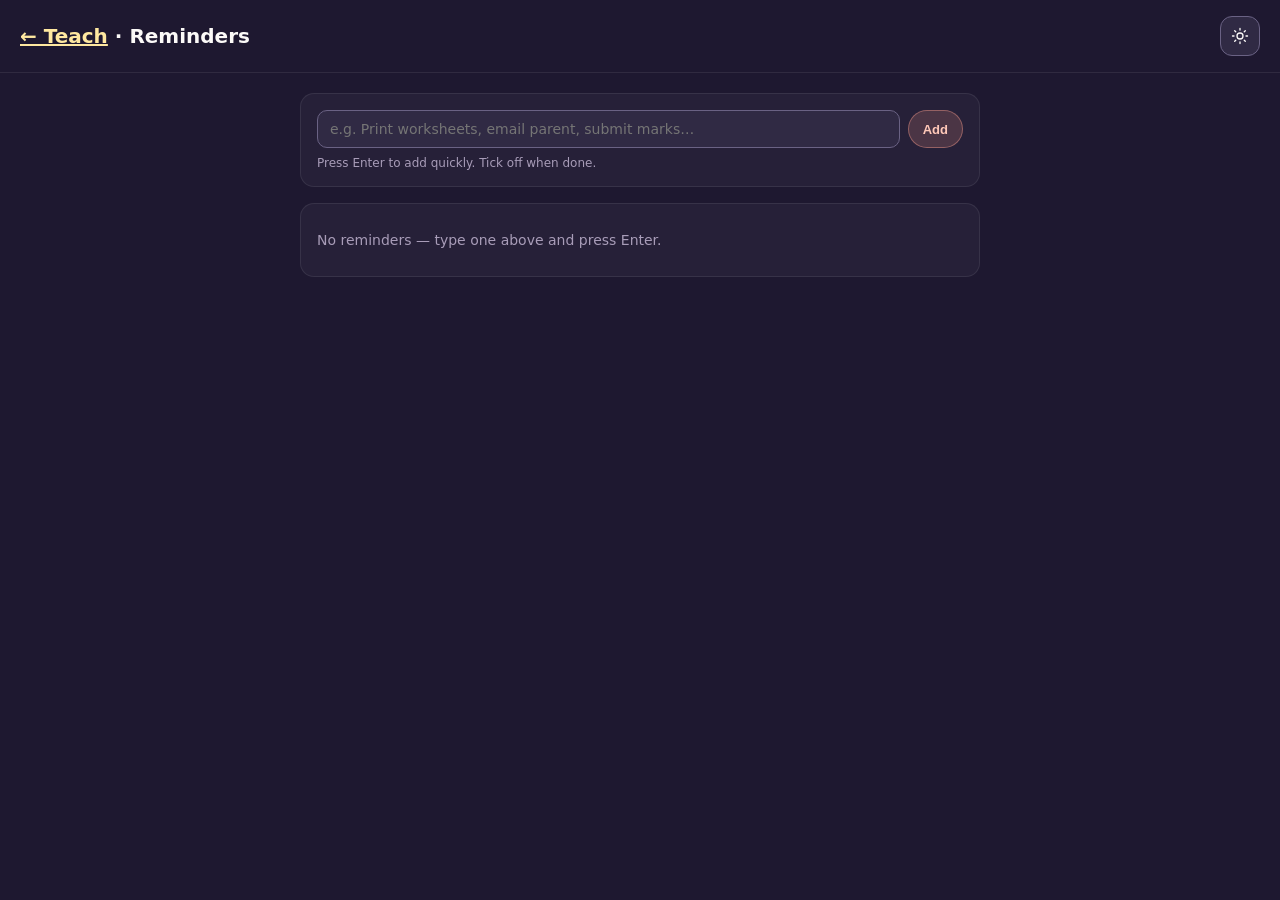
<file: reminders.html>
<!DOCTYPE html>
<html lang="en">
<head>
<meta charset="UTF-8">
<meta name="viewport" content="width=device-width, initial-scale=1.0">
<title>Reminders · Teach · BrisbaneSDE</title>
<script>try{var t=localStorage.getItem('teach-theme');if(t==='light')document.documentElement.dataset.theme='light'}catch(e){}</script>
<style>
  :root{--bg0:#1e1830;--bg1:#262038;--bg2:#302a44;--ink:#fcfaf8;--ink-dim:#ddd6ec;--ink-faint:#a89cb8;--line:#6a6284;--gold2:#ffe8a0;--font:"Segoe UI",system-ui,sans-serif}
  *{box-sizing:border-box;margin:0;padding:0}
  body{font-family:var(--font);color:var(--ink);background:var(--bg0);min-height:100vh}
  a{color:var(--gold2)}
  .top{padding:16px 20px;border-bottom:1px solid rgba(255,255,255,.08);display:flex;flex-wrap:wrap;gap:10px;align-items:center}
  .top h1{font-size:20px;margin-right:auto}
  .wrap{max-width:720px;margin:0 auto;padding:20px}
  .card{background:var(--bg1);border:1px solid rgba(255,255,255,.08);border-radius:14px;padding:16px;margin-bottom:16px}
  .add-row{display:flex;gap:8px}
  input{background:var(--bg2);border:1px solid var(--line);color:var(--ink);border-radius:10px;padding:10px 12px;font:inherit;font-size:14px;flex:1}
  .btn{background:var(--bg2);border:1px solid var(--line);color:var(--ink);border-radius:999px;padding:8px 14px;font-size:13px;font-weight:700;cursor:pointer;white-space:nowrap}
  .btn.primary{background:rgba(240,152,136,.18);border-color:rgba(240,152,136,.45);color:#ffc8b8}
  .item{display:flex;align-items:flex-start;gap:10px;padding:10px 0;border-bottom:1px solid rgba(255,255,255,.06)}
  .item:last-child{border-bottom:none}
  .item input[type=checkbox]{width:18px;height:18px;margin-top:2px;accent-color:#f09888;cursor:pointer}
  .item label{flex:1;font-size:14px;line-height:1.4;cursor:pointer}
  .item.done label{text-decoration:line-through;color:var(--ink-faint)}
  .del{background:none;border:none;color:var(--ink-faint);cursor:pointer;font-size:18px;padding:4px}
  .del:hover{color:#f09888}
  .empty{color:var(--ink-faint);font-size:14px;padding:12px 0}
  .hint{font-size:12px;color:var(--ink-faint);margin-top:8px}
</style>
<link rel="stylesheet" href="hub-theme.css">
</head>
<body>
<div class="top">
  <h1><a href="index.html">← Teach</a> · Reminders</h1>
  <button class="theme-toggle" type="button"></button>
</div>
<div class="wrap">
  <div class="card">
    <div class="add-row">
      <input id="rmText" placeholder="e.g. Print worksheets, email parent, submit marks…">
      <button class="btn primary" id="addBtn" type="button">Add</button>
    </div>
    <p class="hint">Press Enter to add quickly. Tick off when done.</p>
  </div>
  <div class="card" id="list"></div>
</div>
<script src="hub-data.js"></script>
<script>
function render(){
  const items = HubStore.getReminders();
  const el = document.getElementById('list');
  if(!items.length){
    el.innerHTML = '<p class="empty">No reminders — type one above and press Enter.</p>';
    return;
  }
  el.innerHTML = items.map(r => `
    <div class="item${r.done ? ' done' : ''}" data-id="${r.id}">
      <input type="checkbox" id="cb-${r.id}" ${r.done ? 'checked' : ''} data-toggle>
      <label for="cb-${r.id}">${HubStore.esc(r.text)}</label>
      <button class="del" type="button" data-del title="Remove">×</button>
    </div>
  `).join('');
}

function addCurrent(){
  HubStore.addReminder(document.getElementById('rmText').value);
  document.getElementById('rmText').value = '';
  document.getElementById('rmText').focus();
  render();
}

document.getElementById('addBtn').onclick = addCurrent;
document.getElementById('rmText').addEventListener('keydown', e => {
  if(e.key === 'Enter'){ e.preventDefault(); addCurrent(); }
});

document.getElementById('list').addEventListener('click', e => {
  const row = e.target.closest('[data-id]');
  if(!row) return;
  if(e.target.dataset.toggle != null){
    HubStore.toggleReminder(row.dataset.id);
    render();
  }
  if(e.target.dataset.del != null){
    HubStore.removeReminder(row.dataset.id);
    render();
  }
});

render();
</script>
<script src="hub-theme.js"></script>
<script src="class-end-alert.js"></script>
</body>
</html>
</file>
<file: hub-theme.css>
/* Teach hub — theme toggle + light mode */

.page-top{
  display:flex;align-items:center;justify-content:space-between;gap:12px;margin-bottom:12px;
}
.page-top h1{margin-bottom:0}

.theme-toggle{
  flex-shrink:0;display:inline-flex;align-items:center;justify-content:center;
  width:40px;height:40px;border-radius:12px;border:1px solid var(--line, rgba(255,255,255,.1));
  background:var(--card, var(--bg2));color:var(--ink);cursor:pointer;padding:0;
  transition:border-color .15s,background .15s,transform .15s;
}
.theme-toggle:hover{border-color:var(--accent);transform:translateY(-1px)}
.theme-toggle svg{width:18px;height:18px;display:block}
.top .theme-toggle{margin-left:auto}
.theme-toggle .icon-moon{display:none}
[data-theme="light"] .theme-toggle .icon-sun{display:none}
[data-theme="light"] .theme-toggle .icon-moon{display:block}

/* —— Light: ink & paper —— */
[data-theme="light"]{
  color-scheme:light;
  --bg0:#eceae4;
  --bg1:#ffffff;
  --bg2:#f4f2ec;
  --ink:#1a1915;
  --ink-dim:#4a4740;
  --ink-faint:#7a766c;
  --line:rgba(26,25,21,.08);
  --accent:#0f766e;
  --accent-dim:rgba(15,118,110,.12);
  --cta:#0f766e;
  --cta-hover:#0d9488;
  --card:#ffffff;
  --card-border:rgba(26,25,21,.08);
  --shadow:0 1px 2px rgba(26,25,21,.04), 0 8px 24px rgba(26,25,21,.06);
  --shadow-hover:0 1px 2px rgba(26,25,21,.05), 0 14px 32px rgba(26,25,21,.1);
}

[data-theme="light"] body{
  background:
    radial-gradient(ellipse 80% 50% at 0% 0%, rgba(15,118,110,.07), transparent 50%),
    radial-gradient(ellipse 60% 40% at 100% 10%, rgba(180,140,80,.05), transparent 45%),
    var(--bg0);
}

[data-theme="light"] .hero-text h1{color:var(--ink)}
[data-theme="light"] .hero-sub{color:var(--ink-faint)}
[data-theme="light"] .term-block{background:transparent;border:none;box-shadow:none;padding:0}
[data-theme="light"] .term-head{border:none;padding:0}
[data-theme="light"] .term-head h2{color:var(--ink)}

[data-theme="light"] .tool-card,
[data-theme="light"] .unit{
  background:var(--card);
  border:1px solid var(--card-border);
  box-shadow:var(--shadow);
}
[data-theme="light"] .tool-card:hover,
[data-theme="light"] a.unit:hover{box-shadow:var(--shadow-hover)}

[data-theme="light"] .unit.maths{--mark:#b8860b}
[data-theme="light"] .unit.hass{--mark:#b54a3a}
[data-theme="light"] .unit.science{--mark:#0f766e}
[data-theme="light"] .unit.english{--mark:#3b6ea5}
[data-theme="light"] .unit.art{--mark:#a35a88}
[data-theme="light"] .unit.drama{--mark:#6f54a8}
[data-theme="light"] .unit.spelling{--mark:#2f8a4e}
[data-theme="light"] .unit.mathsfacts{--mark:#a88b12}
[data-theme="light"] .unit.reading{--mark:#b05f2a}
[data-theme="light"] .unit.engage{--mark:#0f766e}
[data-theme="light"] .unit.monsters{--mark:#b54a3a}

[data-theme="light"] .tool-quick input[type=text],
[data-theme="light"] .tool-quick input:not([type]),
[data-theme="light"] .date-pick .cal-face{
  background:var(--bg2);
}
[data-theme="light"] .tool-quick input:focus{
  background:#fff;
  border-color:rgba(15,118,110,.35);
  box-shadow:0 0 0 3px rgba(15,118,110,.1);
}
[data-theme="light"] .tool-quick button{
  background:var(--cta);
  box-shadow:0 2px 8px rgba(15,118,110,.25);
}
[data-theme="light"] .tool-quick button:hover{background:var(--cta-hover)}

[data-theme="light"] .flip-clock{
  box-shadow:var(--shadow);
}

[data-theme="light"] .theme-toggle{
  background:#fff;
  border:1px solid var(--card-border);
  box-shadow:var(--shadow);
}
[data-theme="light"] .theme-toggle:hover{background:var(--accent-dim);border-color:transparent}

[data-theme="light"] footer a{color:var(--accent)}

/* Subpages */
[data-theme="light"] .top{
  background:rgba(236,234,228,.92);
  border-bottom:1px solid var(--line);
  backdrop-filter:blur(12px);
}
[data-theme="light"] .gear-btn{
  background:#fff;
  border:1px solid var(--card-border);
  box-shadow:var(--shadow);
  color:var(--ink);
}
[data-theme="light"] .gear-btn:hover,
[data-theme="light"] .gear-btn[aria-expanded="true"]{
  background:var(--accent-dim);
  border-color:transparent;
}
[data-theme="light"] .gear-menu{
  background:var(--card);
  border:1px solid var(--card-border);
  box-shadow:var(--shadow-hover);
}
[data-theme="light"] .gear-menu button:hover{background:rgba(26,25,21,.05)}
[data-theme="light"] .card,
[data-theme="light"] .class-note,
[data-theme="light"] .roster-panel,
[data-theme="light"] .modal-card{
  border:1px solid var(--card-border);
  box-shadow:var(--shadow);
  background:var(--card);
}
[data-theme="light"] .roster-head .roster-close:hover{
  background:rgba(26,25,21,.05);
  border-color:rgba(15,118,110,.35);
  color:var(--ink);
}
[data-theme="light"] td{background:var(--bg1);border-color:var(--line)}
[data-theme="light"] tr.focus td{
  background:rgba(15,118,110,.06);
  border-color:rgba(15,118,110,.22);
}
[data-theme="light"] .item{border-bottom-color:var(--line)}
[data-theme="light"] .modal{background:rgba(26,25,21,.4)}
[data-theme="light"] .dialog-clear{
  background:rgba(166,61,47,.08);
  border-color:rgba(166,61,47,.22);
  color:var(--ink-dim);
}
[data-theme="light"] .dialog-opt{
  background:var(--bg2);
  border-color:var(--card-border);
}
[data-theme="light"] .dialog-opt:hover{border-color:rgba(15,118,110,.35)}
[data-theme="light"] .dialog-opt:has(input:checked){
  border-color:rgba(15,118,110,.45);
  background:rgba(15,118,110,.08);
}
[data-theme="light"] .dialog-opt input{accent-color:var(--accent)}
[data-theme="light"] a{color:var(--accent)}
[data-theme="light"] .btn.primary{
  background:var(--accent);
  border-color:var(--accent);
  color:#fff;
  box-shadow:0 2px 8px rgba(15,118,110,.25);
}
[data-theme="light"] .btn.good{
  background:rgba(15,118,110,.1);
  border-color:rgba(15,118,110,.25);
  color:var(--accent);
}

/* Notes ratings — dark text on tinted chips (dark-mode pastels fail on light) */
[data-theme="light"]{
  --good:#0f6b4c;
  --warn:#8a5a00;
  --bad:#a63d2f;
  --gold:#9a7209;
  --gold2:#7a5a08;
}
[data-theme="light"] .pill{
  background:rgba(15,107,76,.1);
  color:var(--good);
  border-color:rgba(15,107,76,.28);
}
[data-theme="light"] .pill.saving{
  background:rgba(138,90,0,.1);
  color:var(--warn);
  border-color:rgba(138,90,0,.3);
}
[data-theme="light"] .rate{
  border:1px solid transparent;
  font-weight:800;
}
[data-theme="light"] .rate.effort[data-v="0"],
[data-theme="light"] .rate.part[data-v="0"],
[data-theme="light"] .rate.task[data-v="0"]{
  color:var(--ink-faint);
  background:transparent;
}
[data-theme="light"] .rate.effort[data-v="1"],
[data-theme="light"] .rate.part[data-v="1"]{
  background:rgba(166,61,47,.12);
  color:#8f2f22;
  border-color:rgba(166,61,47,.35);
}
[data-theme="light"] .rate.effort[data-v="2"],
[data-theme="light"] .rate.part[data-v="3"],
[data-theme="light"] .rate.task[data-v="2"]{
  background:rgba(138,90,0,.12);
  color:#6e4800;
  border-color:rgba(138,90,0,.4);
}
[data-theme="light"] .rate.effort[data-v="3"],
[data-theme="light"] .rate.part[data-v="4"]{
  background:rgba(26,25,21,.06);
  color:var(--ink-dim);
  border-color:rgba(26,25,21,.14);
}
[data-theme="light"] .rate.effort[data-v="4"],
[data-theme="light"] .rate.part[data-v="5"],
[data-theme="light"] .rate.task[data-v="1"]{
  background:rgba(15,107,76,.12);
  color:#0a5a40;
  border-color:rgba(15,107,76,.32);
}
[data-theme="light"] .rate.effort[data-v="5"],
[data-theme="light"] .rate.part[data-v="6"]{
  background:rgba(15,107,76,.2);
  color:#084833;
  border-color:rgba(15,107,76,.4);
}
[data-theme="light"] .rate.part[data-v="2"],
[data-theme="light"] .rate.task[data-v="3"]{
  background:rgba(166,61,47,.1);
  color:#8f2f22;
  border-color:rgba(166,61,47,.3);
}
[data-theme="light"] .absent-btn{
  border-color:var(--card-border);
  color:var(--ink-faint);
}
[data-theme="light"] .absent-btn:hover{
  border-color:rgba(15,118,110,.35);
  color:var(--accent);
}
[data-theme="light"] .absent-btn.on{
  background:rgba(166,61,47,.1);
  border-color:rgba(166,61,47,.35);
  color:#8f2f22;
}
[data-theme="light"] .shot-cell.ready{
  background:rgba(154,114,9,.1);
  box-shadow:inset 0 0 0 2px rgba(154,114,9,.4);
}
[data-theme="light"] .shot-cell .paste-hint{
  color:var(--gold2);
  border-color:rgba(154,114,9,.4);
}
[data-theme="light"] .add-shot:hover,
[data-theme="light"] .pick-shot:hover{
  border-color:var(--gold);
  color:var(--gold2);
}
[data-theme="light"] .class-note h2,
[data-theme="light"] .modal-head h2,
[data-theme="light"] .report-draft label{
  color:var(--accent);
}
[data-theme="light"] .tool-card.notes{
  background:var(--card);
}
[data-theme="light"] .tool-card.notes.has-heat{
  background:
    radial-gradient(ellipse 100% 90% at 50% 30%, color-mix(in srgb, var(--heat-avg) 12%, transparent), transparent 65%),
    var(--card);
}
[data-theme="light"] .class-heat{
  background:var(--bg2);
  border-color:var(--card-border);
}
[data-theme="light"] .class-heat.has-heat{
  background:
    radial-gradient(ellipse 85% 75% at 50% 55%, color-mix(in srgb, var(--heat-avg) 28%, transparent), transparent 72%),
    color-mix(in srgb, var(--heat-avg) 10%, var(--bg2));
}
[data-theme="light"] .heat-ember.cold{
  color:var(--ink-faint);
  box-shadow:inset 0 0 0 1.5px rgba(26,25,21,.2);
}
[data-theme="light"] .heat.empty{
  box-shadow:inset 0 0 0 1.5px rgba(26,25,21,.18);
}
[data-theme="light"] .heat.empty::after{background:var(--ink-faint)}
[data-theme="light"] .report-work img{
  border-color:var(--card-border);
  background:var(--bg2);
}
[data-theme="light"] input,
[data-theme="light"] select,
[data-theme="light"] textarea{
  background:var(--bg2);
  border:1px solid transparent;
}
[data-theme="light"] input:focus,
[data-theme="light"] select:focus,
[data-theme="light"] textarea:focus{
  outline:none;
  background:#fff;
  box-shadow:0 0 0 2px var(--accent);
}

[data-theme="light"] .today-block{
  background:var(--card);
  border:1px solid var(--card-border);
  box-shadow:var(--shadow);
}
[data-theme="light"] .today-days button.active{
  background:var(--accent);
  color:#fff;
}
[data-theme="light"] .slot.now{
  background:var(--accent-dim);
}
[data-theme="light"] .slot.break{
  background:color-mix(in srgb, var(--ink) 10%, var(--bg2));
}
[data-theme="light"] .week-modal{background:rgba(26,25,21,.35)}
[data-theme="light"] .week-panel{
  background:var(--card);
  border:1px solid var(--card-border);
  box-shadow:0 24px 60px rgba(26,25,21,.18);
}
[data-theme="light"] .week-day{background:var(--bg2)}
[data-theme="light"] .week-slot{background:#fff}
[data-theme="light"] .week-slot input,
[data-theme="light"] .week-slot select{background:var(--bg2)}
[data-theme="light"] .week-slot input:focus,
[data-theme="light"] .week-slot select:focus{background:#fff}
[data-theme="light"] .week-btn.primary{
  background:var(--cta);
  border-color:var(--cta);
  color:#fff;
}
</file>
